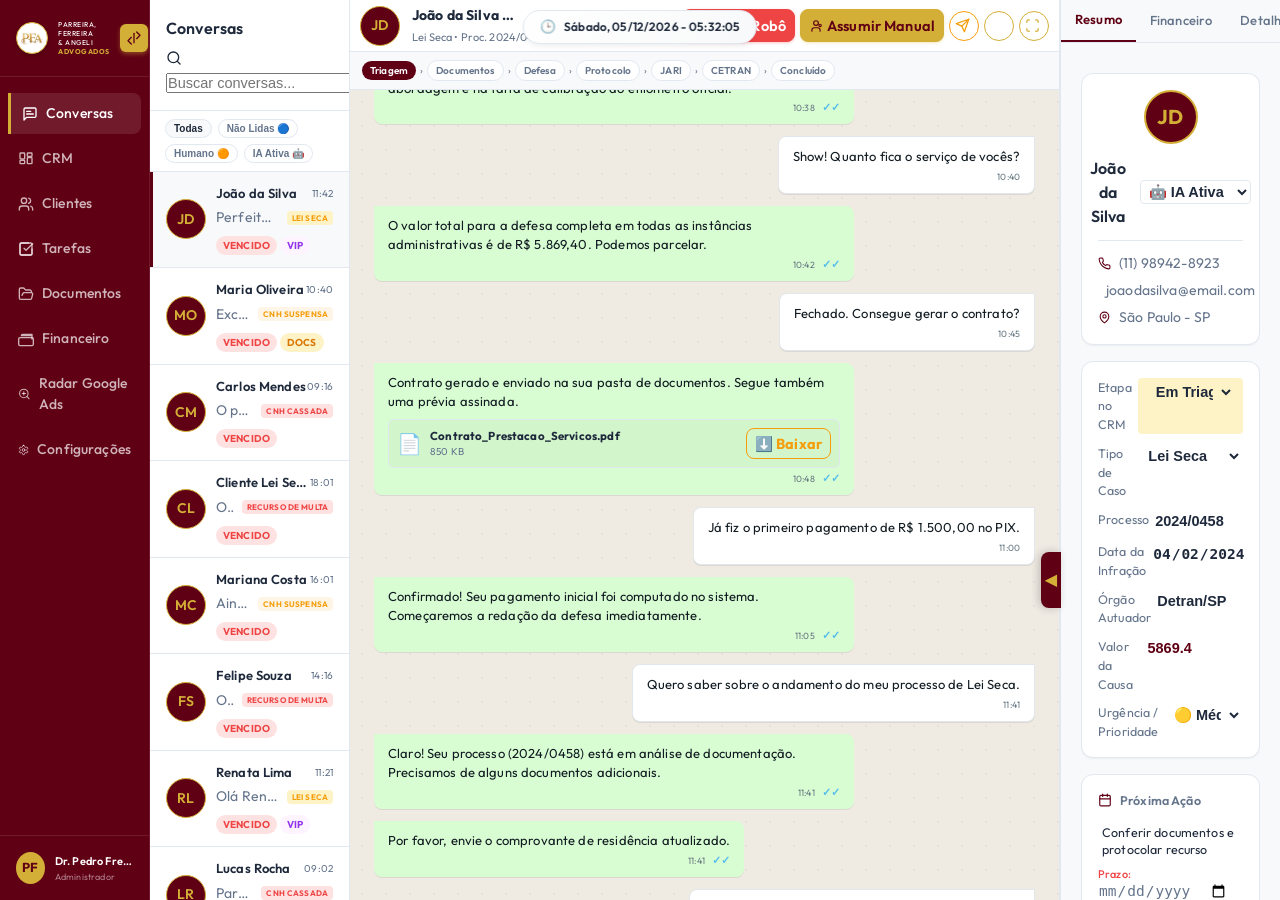
<file: index.html>
<!DOCTYPE html>
<html lang="pt-BR">
<head>
  <meta charset="UTF-8">
  <meta name="viewport" content="width=device-width, initial-scale=1.0">
  <title>PFA Advogados - Painel de Controle IA & CRM</title>
  <!-- Google Fonts - Outfit -->
  <link rel="preconnect" href="https://fonts.googleapis.com">
  <link rel="preconnect" href="https://fonts.gstatic.com" crossorigin>
  <link href="https://fonts.googleapis.com/css2?family=Outfit:wght@300;400;500;600;700&display=swap" rel="stylesheet">
  <!-- Stylesheet -->
  <link rel="stylesheet" href="style.css">
</head>
<body>


  <!-- Banner de Urgência Global -->
  <div id="urgency-banner" style="display:none; background: linear-gradient(90deg, #7f1d1d, var(--red-primary)); color:#fff; padding:8px 20px; font-size:13px; font-weight:700; text-align:center; position:fixed; top:0; left:0; right:0; z-index:2000; animation: pulse-banner 2s ease-in-out infinite;">
    <span id="urgency-banner-text">⚠️ ATENÇÃO: Há prazos críticos vencendo hoje!</span>
    <button onclick="document.getElementById('urgency-banner').style.display='none'; document.querySelector('.app-container').style.height='100vh'; document.querySelector('.app-container').style.marginTop='0';" style="background:none;border:none;color:#fff;cursor:pointer;margin-left:12px;font-size:16px;">×</button>
  </div>

  <!-- Relógio Global em Tempo Real -->
  <div id="global-realtime-clock" style="position: fixed; top: 10px; left: 50%; transform: translateX(-50%); z-index: 10002; background: linear-gradient(135deg, var(--bg-secondary), var(--bg-tertiary)); border: 1px solid var(--border-color); border-radius: 20px; padding: 6px 16px; font-size: 12px; font-weight: 600; color: var(--text-primary); display: flex; align-items: center; gap: 8px; box-shadow: var(--shadow-md); white-space: nowrap; backdrop-filter: blur(8px); transition: all 0.3s ease;">
    <span style="color: var(--brand-primary); font-size:13px;">🕒</span>
    <span id="global-clock-content">Carregando...</span>
  </div>

  <div class="app-container">
    
    <!-- ==========================================
         COLUNA GLOBAL - SIDEBAR DE NAVEGAÇÃO (Bordô)
         ========================================== -->
    <div class="global-sidebar">
      <div class="sidebar-top">
        <!-- Logo PFA -->
        <div class="sidebar-logo" style="position: relative; width: 100%; display: flex; align-items: center; gap: 10px;">
          <div class="sidebar-logo-badge">
            <img src="logo-pfa.png" alt="PFA Logo" class="sidebar-logo-img">
          </div>
          <div class="sidebar-logo-text">
            Parreira, Ferreira<br>& Angeli <span style="color: var(--gold-primary); font-weight:700;">Advogados</span>
          </div>
          <!-- Toggle Sidebar Button -->
          <button id="btn-toggle-sidebar" style="background:none; border:none; color:var(--gold-primary); cursor:pointer; margin-left:auto; display:flex; align-items:center; justify-content:center; padding: 4px;" title="Recolher / Expandir Menu">
            <svg xmlns="http://www.w3.org/2000/svg" width="16" height="16" viewBox="0 0 24 24" fill="none" stroke="currentColor" stroke-width="2" stroke-linecap="round" stroke-linejoin="round" class="lucide lucide-chevrons-left-right"><path d="m16 3 5 5-5 5"/><path d="m8 21-5-5 5-5"/><path d="M12 5v14"/></svg>
          </button>
        </div>
        
        <!-- Menu Itemês -->
        <ul class="sidebar-menu">
          <li class="sidebar-item active" data-screen="conversas" data-label="Conversas">
            <svg xmlns="http://www.w3.org/2000/svg" width="24" height="24" viewBox="0 0 24 24" fill="none" stroke="currentColor" stroke-width="2" stroke-linecap="round" stroke-linejoin="round" class="lucide lucide-message-square-text"><path d="M21 15a2 2 0 0 1-2 2H7l-4 4V5a2 2 0 0 1 2-2h14a2 2 0 0 1 2 2z"/><path d="M13 8H7"/><path d="M17 12H7"/></svg>
            <span>Conversas</span>
          </li>
          <li class="sidebar-item" data-screen="crm" data-label="CRM">
            <svg xmlns="http://www.w3.org/2000/svg" width="24" height="24" viewBox="0 0 24 24" fill="none" stroke="currentColor" stroke-width="2" stroke-linecap="round" stroke-linejoin="round" class="lucide lucide-layout-dashboard"><rect width="7" height="9" x="3" y="3" rx="1"/><rect width="7" height="5" x="14" y="3" rx="1"/><rect width="7" height="9" x="14" y="10" rx="1"/><rect width="7" height="5" x="3" y="14" rx="1"/></svg>
            <span>CRM</span>
          </li>
          <li class="sidebar-item" data-screen="clientes" data-label="Clientes">
            <svg xmlns="http://www.w3.org/2000/svg" width="24" height="24" viewBox="0 0 24 24" fill="none" stroke="currentColor" stroke-width="2" stroke-linecap="round" stroke-linejoin="round" class="lucide lucide-users"><path d="M16 21v-2a4 4 0 0 0-4-4H6a4 4 0 0 0-4 4v2"/><circle cx="9" cy="7" r="4"/><path d="M22 21v-2a4 4 0 0 0-3-3.87"/><path d="M16 3.13a4 4 0 0 1 0 7.75"/></svg>
            <span>Clientes</span>
          </li>
          <li class="sidebar-item" data-screen="tarefas" data-label="Tarefas">
            <svg xmlns="http://www.w3.org/2000/svg" width="24" height="24" viewBox="0 0 24 24" fill="none" stroke="currentColor" stroke-width="2" stroke-linecap="round" stroke-linejoin="round" class="lucide lucide-check-square"><rect width="18" height="18" x="3" y="3" rx="2"/><path d="m9 11 3 3L22 4"/><path d="M21 12v7a2 2 0 0 1-2 2H5a2 2 0 0 1-2-2V5a2 2 0 0 1 2-2h11"/></svg>
            <span>Tarefas</span>
          </li>
          <li class="sidebar-item" data-screen="documentos" data-label="Documentos">
            <svg xmlns="http://www.w3.org/2000/svg" width="24" height="24" viewBox="0 0 24 24" fill="none" stroke="currentColor" stroke-width="2" stroke-linecap="round" stroke-linejoin="round" class="lucide lucide-folder-open"><path d="m6 14 1.45-2.9A2 2 0 0 1 9.24 10H20a2 2 0 0 1 1.94 2.5l-1.55 6a2 2 0 0 1-1.94 1.5H4a2 2 0 0 1-2-2V5c0-1.1.9-2 2-2h3.93a2 2 0 0 1 1.66.9l.82 1.2a2 2 0 0 0 1.66.9H18a2 2 0 0 1 2 2v2"/></svg>
            <span>Documentos</span>
          </li>
          <li class="sidebar-item" data-screen="financeiro" data-label="Financeiro">
            <svg xmlns="http://www.w3.org/2000/svg" width="24" height="24" viewBox="0 0 24 24" fill="none" stroke="currentColor" stroke-width="2" stroke-linecap="round" stroke-linejoin="round" class="lucide lucide-wallet"><path d="M21 12V7H5a2 2 0 0 1 2-2h14v4"/><path d="M3 10h18a2 2 0 0 1 2 2v8a2 2 0 0 1-2 2H3a2 2 0 0 1-2-2v-8a2 2 0 0 1 2-2z"/></svg>
            <span>Financeiro</span>
          </li>
          <li class="sidebar-item" data-screen="radar" data-label="Radar Google Ads">
            <svg xmlns="http://www.w3.org/2000/svg" width="24" height="24" viewBox="0 0 24 24" fill="none" stroke="currentColor" stroke-width="2" stroke-linecap="round" stroke-linejoin="round" aria-hidden="true"><circle cx="11" cy="11" r="8"/><path d="m21 21-4.3-4.3"/><path d="M8 11h6"/><path d="M11 8v6"/></svg>
            <span>Radar Google Ads</span>
          </li>
          <li class="sidebar-item" data-screen="configuracoes" data-label="Configurações">
            <svg xmlns="http://www.w3.org/2000/svg" width="24" height="24" viewBox="0 0 24 24" fill="none" stroke="currentColor" stroke-width="2" stroke-linecap="round" stroke-linejoin="round" class="lucide lucide-settings"><path d="M12.22 2h-.44a2 2 0 0 0-2 2v.18a2 2 0 0 1-1 1.73l-.43.25a2 2 0 0 1-2 0l-.15-.08a2 2 0 0 0-2.73.73l-.22.38a2 2 0 0 0 .73 2.73l.15.1a2 2 0 0 1 1 1.72v.51a2 2 0 0 1-1 1.74l-.15.09a2 2 0 0 0-.73 2.73l.22.38a2 2 0 0 0 2.73.73l.15-.08a2 2 0 0 1 2 0l.43.25a2 2 0 0 1 1 1.73V20a2 2 0 0 0 2 2h.44a2 2 0 0 0 2-2v-.18a2 2 0 0 1 1-1.73l.43-.25a2 2 0 0 1 2 0l.15.08a2 2 0 0 0 2.73-.73l.22-.39a2 2 0 0 0-.73-2.73l-.15-.08a2 2 0 0 1-1-1.74v-.5a2 2 0 0 1 1-1.74l.15-.1a2 2 0 0 0 .73-2.73l-.22-.38a2 2 0 0 0-2.73-.73l-.15.08a2 2 0 0 1-2 0l-.43-.25a2 2 0 0 1-1-1.73V4a2 2 0 0 0-2-2z"/><circle cx="12" cy="12" r="3"/></svg>
            <span>Configurações</span>
          </li>
        </ul>
      </div>
      
      <!-- Footer Profile -->
      <div class="sidebar-profile">
        <div class="sidebar-profile-avatar">PF</div>
        <div class="sidebar-profile-info">
          <span class="sidebar-profile-name">Dr. Pedro Freitas</span>
          <span class="sidebar-profile-role">Administrador</span>
        </div>
      </div>
    </div>

    <!-- ==========================================
         ÁREA PRINCIPAL DE CONTEÚDO (Múltiplas Telas)
         ========================================== -->
    <div class="main-content-panel" id="main-content-panel">
      
      <!-- ==========================================
           TELA 1: CONVERSAS (Chat & CRM)
           ========================================== -->
      <div class="screen-panel active" id="screen-conversas">
        <!-- Sub-coluna 1: Lista de Chats -->
        <div class="chat-list-col">
          <div class="chat-list-header">
            <h3>Conversas</h3>
            <div class="search-box">
              <svg xmlns="http://www.w3.org/2000/svg" width="16" height="16" viewBox="0 0 24 24" fill="none" stroke="currentColor" stroke-width="2" stroke-linecap="round" stroke-linejoin="round" class="lucide lucide-search"><circle cx="11" cy="11" r="8"/><path d="m21 21-4.3-4.3"/></svg>
              <input type="text" placeholder="Buscar conversas..." id="search-conversations">
            </div>
          </div>
          
          <div class="chat-filters" style="display:flex; flex-wrap:wrap; gap:6px; padding:8px 15px; background:var(--bg-secondary); border-bottom:1px solid var(--border-color);">
            <button class="chat-filter-btn active" data-filter="all" onclick="filterChatsByStatus('all', this)" style="font-size:10px; font-weight:700; border-radius:12px; border:1px solid var(--border-color); background:var(--bg-tertiary); color:var(--text-primary); padding:3px 8px; cursor:pointer; white-space:nowrap; transition:all 0.2s;">Todas</button>
            <button class="chat-filter-btn" data-filter="unread" onclick="filterChatsByStatus('unread', this)" style="font-size:10px; font-weight:700; border-radius:12px; border:1px solid var(--border-color); background:var(--bg-secondary); color:var(--text-secondary); padding:3px 8px; cursor:pointer; white-space:nowrap; transition:all 0.2s;">Não Lidas 🔵</button>
            <button class="chat-filter-btn" data-filter="manual" onclick="filterChatsByStatus('manual', this)" style="font-size:10px; font-weight:700; border-radius:12px; border:1px solid var(--border-color); background:var(--bg-secondary); color:var(--text-secondary); padding:3px 8px; cursor:pointer; white-space:nowrap; transition:all 0.2s;">Humano 🟠</button>
            <button class="chat-filter-btn" data-filter="bot" onclick="filterChatsByStatus('bot', this)" style="font-size:10px; font-weight:700; border-radius:12px; border:1px solid var(--border-color); background:var(--bg-secondary); color:var(--text-secondary); padding:3px 8px; cursor:pointer; white-space:nowrap; transition:all 0.2s;">IA Ativa 🤖</button>
          </div>
          
          <div class="chat-list" id="chat-list">
            <!-- Dinâmico pelo app.js -->
          </div>
          
          <div class="chat-list-footer">
            <span>Conversas Ativas</span>
            <span class="unread-count" id="unread-conversations-count">4</span>
          </div>
        </div>

        <!-- Sub-coluna 2: Chat & Abas -->
        <div class="center-col">
          <div class="center-header">
            <div class="header-user-info">
              <div class="avatar" id="header-avatar">JS</div>
              <div class="header-user-text">
                <h3 id="header-name">João da Silva</h3>
                <span class="header-user-sub" id="header-sub">Lei Seca . Proc. 2024/0458</span>
              </div>
            </div>
            
            <div class="header-actions">
              <button class="btn btn-danger" id="btn-parar-robo">
                <svg xmlns="http://www.w3.org/2000/svg" width="14" height="14" viewBox="0 0 24 24" fill="none" stroke="currentColor" stroke-width="2" stroke-linecap="round" stroke-linejoin="round" class="lucide lucide-power"><path d="M12 2v10"/><path d="M18.4 6.6a9 9 0 1 1-12.77.04"/></svg>
                Parar Robô
              </button>
              
              <button class="btn btn-outline-yellow" id="btn-retomar-robo" style="display: none;">
                <svg xmlns="http://www.w3.org/2000/svg" width="14" height="14" viewBox="0 0 24 24" fill="none" stroke="currentColor" stroke-width="2" stroke-linecap="round" stroke-linejoin="round" class="lucide lucide-play"><polygon points="6 3 20 12 6 21 6 3"/></svg>
                Retomar Robô
              </button>
              
              <button class="btn btn-yellow" id="btn-assumir-manual">
                <svg xmlns="http://www.w3.org/2000/svg" width="14" height="14" viewBox="0 0 24 24" fill="none" stroke="currentColor" stroke-width="2" stroke-linecap="round" stroke-linejoin="round" class="lucide lucide-user-cog"><path d="M19 21v-2a4 4 0 0 0-4-4H9a4 4 0 0 0-4 4v2"/><circle cx="12" cy="7" r="4"/><circle cx="19" cy="11" r="2"/></svg>
                Assumir Manual
              </button>
              
              <button class="btn btn-outline-orange">
                <svg xmlns="http://www.w3.org/2000/svg" width="14" height="14" viewBox="0 0 24 24" fill="none" stroke="currentColor" stroke-width="2" stroke-linecap="round" stroke-linejoin="round" class="lucide lucide-send"><path d="m22 2-7 20-4-9-9-4Z"/><path d="M22 2 11 13"/></svg>
                Enviar Modelo
              </button>
              
              <button class="btn btn-outline-yellow" onclick="openDetailedClientModal(getCurrentLead().id)">
                📂 Ficha Completa
              </button>
              
              <button class="btn btn-outline-yellow" id="btn-maximize-chat" onclick="toggleRightCol()" title="Ocultar/Exibir Painel Lateral">
                <svg xmlns="http://www.w3.org/2000/svg" width="14" height="14" viewBox="0 0 24 24" fill="none" stroke="currentColor" stroke-width="2" stroke-linecap="round" stroke-linejoin="round"><path d="M3 7V5a2 2 0 0 1 2-2h2"/><path d="M17 3h2a2 2 0 0 1 2 2v2"/><path d="M21 17v2a2 2 0 0 1-2 2h-2"/><path d="M7 21H5a2 2 0 0 1-2-2v-2"/></svg>
                <span id="btn-foco-text">Ocultar Ficha</span>
              </button>
            </div>
          </div>

          <!-- Barra de Progresso do Caso -->
          <div class="case-progress-bar" id="case-progress-bar">
            <!-- Renderizado pelo app.js -->
          </div>

          <div class="chat-history" id="chat-history">
            <!-- Dinâmico pelo app.js -->
          </div>

          <div class="center-bottom-panel collapsed">
            <div class="panel-tabs" id="bottom-tabs">
              <div class="panel-tab active" data-tab="documentos">Documentos</div>
              <div class="panel-tab" data-tab="notas">Follow-up</div>
              <div class="panel-tab" data-tab="atividades">Atividades</div>
              <div class="panel-tab" data-tab="historico">Histórico</div>
              <div class="panel-tab" data-tab="automacoes">Automações</div>
              
              <!-- Botão de Expandir/Recolher -->
              <div id="btn-toggle-bottom-panel" title="Ver Documentos e Notas do Caso">
                <span id="text-toggle-bottom-panel">Ver Documentos ➔</span>
                <svg xmlns="http://www.w3.org/2000/svg" width="14" height="14" viewBox="0 0 24 24" fill="none" stroke="currentColor" stroke-width="2" stroke-linecap="round" stroke-linejoin="round" class="lucide lucide-chevron-up" id="icon-toggle-bottom-panel"><path d="m18 15-6-6-6 6"/></svg>
              </div>
            </div>
            
            <div class="tab-content" id="tab-content" style="display: none; flex-direction:column; overflow-y:auto; flex:1;">
              <!-- Documentos renderizados dinamicamente pelo app.js -->
            </div>
          </div>

          <!-- Chat Input Area with Persona Selector -->
          <div class="chat-input-outer" style="display:flex; flex-direction:column; background:var(--bg-tertiary); border-top:1px solid var(--border-color);">
            <!-- Seletor de Personas -->
            <div id="persona-selector" style="display:flex; gap:6px; padding:6px 16px; background:var(--bg-secondary); border-bottom:1px solid var(--border-color); align-items:center; flex-wrap:wrap;">
              <span style="font-size:10px; font-weight:700; color:var(--text-secondary); text-transform:uppercase;">Persona da IA:</span>
              <button class="persona-pill active" data-persona="atendimento" onclick="setPersona('atendimento')">👤 Atendimento</button>
              <button class="persona-pill" data-persona="financeiro" onclick="setPersona('financeiro')">💰 Financeiro</button>
              <button class="persona-pill" data-persona="juridico" onclick="setPersona('juridico')">⚖️ Jurídico</button>
              <button class="persona-pill" data-persona="copiloto" onclick="setPersona('copiloto')">🧠 Copiloto</button>
            </div>
            
            <div class="chat-input-container" style="border-top:none;">
              <button id="attachment-btn">
                <svg xmlns="http://www.w3.org/2000/svg" width="18" height="18" viewBox="0 0 24 24" fill="none" stroke="currentColor" stroke-width="2" stroke-linecap="round" stroke-linejoin="round" class="lucide lucide-paperclip"><path d="m21.44 11.05-9.19 9.19a6 6 0 0 1-8.49-8.49l8.57-8.57A4 4 0 1 1 18 8.84l-8.59 8.57a2 2 0 0 1-2.83-2.83l8.49-8.48"/></svg>
              </button>
              <input type="text" placeholder="Digite uma mensagem..." id="message-input">
              <button id="audio-btn">
                <svg xmlns="http://www.w3.org/2000/svg" width="18" height="18" viewBox="0 0 24 24" fill="none" stroke="currentColor" stroke-width="2" stroke-linecap="round" stroke-linejoin="round" class="lucide lucide-mic"><path d="M12 2a3 3 0 0 0-3 3v7a3 3 0 0 0 6 0V5a3 3 0 0 0-3-3Z"/><path d="M19 10v2a7 7 0 0 1-14 0v-2"/><line x1="12" x2="12" y1="19" y2="22"/></svg>
              </button>
              <button id="send-btn">
                <svg xmlns="http://www.w3.org/2000/svg" width="18" height="18" viewBox="0 0 24 24" fill="none" stroke="currentColor" stroke-width="2" stroke-linecap="round" stroke-linejoin="round" class="lucide lucide-send-horizontal"><path d="m22 2-7 20-4-9-9-4Z"/><path d="M22 2 11 13"/></svg>
              </button>
            </div>
          </div>
        </div>

        <!-- Sub-coluna 3: Sidebar CRM Rápido -->
        <div class="right-col" id="right-col-panel">
          <!-- Botão toggle retrátil -->
          <button class="right-col-toggle-btn" id="right-col-toggle-btn" onclick="toggleRightCol()" title="Recolher painel">◀</button>
          <div class="right-header-tabs" style="display:flex; align-items:center; width:100%;">
            <div class="right-tab active" data-rtab="resumo">Resumo</div>
            <div class="right-tab" data-rtab="financeiro">Financeiro</div>
            <div class="right-tab" data-rtab="detalhes">Detalhes</div>
            <span onclick="navigateToScreen('crm')" style="color:var(--orange-primary); font-size:11px; font-weight:700; cursor:pointer; margin-left:auto; margin-right:8px;" title="Ir para o CRM completo">CRM ⮕</span>
            <button onclick="toggleRightCol()" style="background:none; border:none; color:var(--text-secondary); cursor:pointer; font-size:14px; font-weight:700; display:flex; align-items:center; padding: 4px; transition: color 0.15s;" onmouseover="this.style.color='var(--brand-primary)'" onmouseout="this.style.color='var(--text-secondary)'" title="Minimizar Ficha">✕</button>
          </div>
          
          <div class="right-col-scrollable">
            <!-- ABA RESUMO -->
            <div class="rtab-content active" id="rtab-content-resumo">
            <div class="profile-card">
              <div class="profile-avatar" id="profile-avatar">JS</div>
              <div class="profile-info">
                <h3 id="profile-name">João da Silva <span class="status-indicator">Ativo</span></h3>
              </div>
              <div class="profile-contact">
                <div class="profile-contact-item">
                  <svg xmlns="http://www.w3.org/2000/svg" width="14" height="14" viewBox="0 0 24 24" fill="none" stroke="currentColor" stroke-width="2" stroke-linecap="round" stroke-linejoin="round"><path d="M22 16.92v3a2 2 0 0 1-2.18 2 19.79 19.79 0 0 1-8.63-3.07 19.5 19.5 0 0 1-6-6 19.79 19.79 0 0 1-3.07-8.67A2 2 0 0 1 4.11 2h3a2 2 0 0 1 2 1.72 12.84 12.84 0 0 0 .7 2.81 2 2 0 0 1-.45 2.11L8.09 9.91a16 16 0 0 0 6 6l1.27-1.27a2 2 0 0 1 2.11-.45 12.84 12.84 0 0 0 2.81.7A2 2 0 0 1 22 16.92z"/></svg>
                  <span id="profile-phone">(11) 98942-8923</span>
                </div>
                <div class="profile-contact-item">
                  <svg xmlns="http://www.w3.org/2000/svg" width="14" height="14" viewBox="0 0 24 24" fill="none" stroke="currentColor" stroke-width="2" stroke-linecap="round" stroke-linejoin="round"><rect width="20" height="16" x="2" y="4" rx="2"/><path d="m22 7-8.97 5.7a1.94 1.94 0 0 1-2.06 0L2 7"/></svg>
                  <span id="profile-email">joao@email.com</span>
                </div>
                <div class="profile-contact-item">
                  <svg xmlns="http://www.w3.org/2000/svg" width="14" height="14" viewBox="0 0 24 24" fill="none" stroke="currentColor" stroke-width="2" stroke-linecap="round" stroke-linejoin="round"><path d="M20 10c0 6-8 12-8 12s-8-6-8-12a8 8 0 0 1 16 0Z"/><circle cx="12" cy="10" r="3"/></svg>
                  <span id="profile-location">São Paulo - SP</span>
                </div>
              </div>
            </div>

            <div class="crm-details-list">
              <div class="crm-item">
                <span class="crm-label">Etapa no CRM</span>
                <span class="crm-val badge" id="crm-etapa">Em Triagem</span>
              </div>
              <div class="crm-item">
                <span class="crm-label">Tipo de Caso</span>
                <span class="crm-val" id="crm-tipo-caso">Lei Seca</span>
              </div>
              <div class="crm-item">
                <span class="crm-label">Processo</span>
                <span class="crm-val" id="crm-processo">2024/0458</span>
              </div>
              <div class="crm-item">
                <span class="crm-label">Data da Infração</span>
                <span class="crm-val" id="crm-data-infra">02/04/2024</span>
              </div>
              <div class="crm-item">
                <span class="crm-label">Órgão Autuador</span>
                <span class="crm-val" id="crm-autuador">Detran/SP</span>
              </div>
              <div class="crm-item">
                <span class="crm-label">Valor da Causa</span>
                <span class="crm-val" id="crm-valor-cause" style="color:var(--brand-primary); font-weight:600;">R$ 5.869,40</span>
              </div>
              <div class="crm-item">
                <span class="crm-label">Urgência / Prioridade</span>
                <span class="crm-val" id="crm-prioridade" style="font-weight:600;">Média</span>
              </div>
            </div>

            <!-- Próxima Ação & Agendar Follow-up -->
            <div class="action-box">
              <div class="action-header">
                <svg xmlns="http://www.w3.org/2000/svg" width="14" height="14" viewBox="0 0 24 24" fill="none" stroke="currentColor" stroke-width="2" stroke-linecap="round" stroke-linejoin="round" class="lucide lucide-calendar"><path d="M8 2v4"/><path d="M16 2v4"/><rect width="18" height="18" x="3" y="4" rx="2"/><path d="M3 10h18"/></svg>
                Próxima Ação
              </div>
              <div class="action-content">
                Conferir documentos e protocolar recurso.
                <div class="action-deadline">Prazo: 20/05/2024 17:00</div>
              </div>
              <div style="display: flex; gap: 8px;">
                <button class="btn btn-complete" style="flex:1;">Concluída</button>
                <button class="btn btn-outline-orange" id="btn-open-followup" style="padding: 8px 12px;" title="Agendar Mensagem / Follow-up">
                  <svg xmlns="http://www.w3.org/2000/svg" width="14" height="14" viewBox="0 0 24 24" fill="none" stroke="currentColor" stroke-width="2" stroke-linecap="round" stroke-linejoin="round" class="lucide lucide-clock-arrow-up"><path d="M12 22A10 10 0 1 0 2 12"/><path d="M12 6v6l2 1"/><path d="m16 16 3-3 3 3"/><path d="M19 21v-8"/></svg>
                  Agendar
                </button>
              </div>
            </div>

            <!-- Anotações do Advogado (Uso Interno) -->
            <div class="notes-sidebar-box" style="margin-top: 15px; border-top: 1px solid var(--border-color); padding-top: 15px;">
              <div style="font-size: 11.5px; font-weight: 700; color: var(--text-secondary); margin-bottom: 6px; text-transform: uppercase; display: flex; justify-content: space-between; align-items: center;">
                <span>📋 Anotações do Advogado</span>
                <button id="btn-save-notes-sidebar" class="btn" style="padding: 2px 6px; font-size: 10px; background: var(--brand-primary); color: #fff; border: none; border-radius: 4px; cursor: pointer; font-weight: bold;">Salvar</button>
              </div>
              <textarea id="sidebar-client-notes" placeholder="Adicionar notas internas sobre o caso..." style="width: 100%; height: 80px; border: 1px solid var(--border-color); border-radius: 6px; background: var(--bg-tertiary); color: var(--text-primary); font-size: 12px; padding: 8px; resize: none; font-family: inherit; outline: none;"></textarea>
            </div>
          </div>

          <!-- ABA FINANCEIRO -->
          <div class="rtab-content" id="rtab-content-financeiro">
            <div class="rtab-section-title">
              <svg xmlns="http://www.w3.org/2000/svg" width="14" height="14" viewBox="0 0 24 24" fill="none" stroke="currentColor" stroke-width="2" stroke-linecap="round" stroke-linejoin="round" class="lucide lucide-wallet"><path d="M21 12V7H5a2 2 0 0 1 2-2h14v4"/><path d="M3 10h18a2 2 0 0 1 2 2v8a2 2 0 0 1-2 2H3a2 2 0 0 1-2-2v-8a2 2 0 0 1 2-2z"/></svg>
              Financeiro do Caso
            </div>
            
            <div class="finance-box" style="background:var(--bg-secondary); border:1px solid var(--border-color); border-radius:12px; padding:15px; margin-bottom:15px; box-shadow:var(--shadow-sm);">
              <div class="form-group" style="margin-bottom:12px;">
                <label style="font-size:11px; font-weight:700; color:var(--text-secondary); text-transform:uppercase;">Honorários Totais (R$)</label>
                <input type="number" id="fin-honorarios" step="0.01" style="width:100%; padding:8px; border-radius:6px; border:1px solid var(--border-color); background:var(--bg-tertiary); color:var(--text-primary);" oninput="calculateFinanceRightSidebar()">
              </div>
              <div class="form-group" style="margin-bottom:12px;">
                <label style="font-size:11px; font-weight:700; color:var(--text-secondary); text-transform:uppercase;">Valor Pago (R$)</label>
                <input type="number" id="fin-pago" step="0.01" style="width:100%; padding:8px; border-radius:6px; border:1px solid var(--border-color); background:var(--bg-tertiary); color:var(--text-primary);" oninput="calculateFinanceRightSidebar()">
              </div>
              <div class="form-group" style="margin-bottom:12px;">
                <label style="font-size:11px; font-weight:700; color:var(--text-secondary); text-transform:uppercase;">Valor Restante (R$)</label>
                <input type="number" id="fin-restante" style="width:100%; padding:8px; border-radius:6px; border:1px solid var(--border-color); background:var(--bg-tertiary); color:var(--text-primary); cursor:not-allowed;" readonly>
              </div>
              <div class="form-group" style="margin-bottom:12px;">
                <label style="font-size:11px; font-weight:700; color:var(--text-secondary); text-transform:uppercase;">Prazo Limite de Pagamento</label>
                <input type="date" id="fin-data-pagamento" style="width:100%; padding:8px; border-radius:6px; border:1px solid var(--border-color); background:var(--bg-tertiary); color:var(--text-primary);">
              </div>
              <div class="form-group" style="margin-bottom:12px;">
                <label style="font-size:11px; font-weight:700; color:var(--text-secondary); text-transform:uppercase;">Status do Pagamento</label>
                <select id="fin-status" style="width:100%; padding:8px; border-radius:6px; border:1px solid var(--border-color); background:var(--bg-tertiary); color:var(--text-primary);">
                  <option value="pendente">Pendente ⚠️</option>
                  <option value="parcial">Parcial ⚠️</option>
                  <option value="pago">Pago Total ⚠️</option>
                </select>
              </div>
              <button class="btn btn-yellow" style="width:100%; margin-top:6px; padding:10px; font-weight:700;" onclick="saveFinanceRightSidebar()">💾 Salvar Financeiro</button>
              <button class="btn btn-outline-orange" style="width:100%; margin-top:10px; padding:10px; font-weight:700;" onclick="navigateToScreen('financeiro')">📊 Financeiro Geral ⮕</button>
            </div>
          </div>

          <!-- ABA DETALHES -->
          <div class="rtab-content" id="rtab-content-detalhes">
            <div class="rtab-section-title">
              <svg xmlns="http://www.w3.org/2000/svg" width="14" height="14" viewBox="0 0 24 24" fill="none" stroke="currentColor" stroke-width="2" stroke-linecap="round" stroke-linejoin="round"><path d="M12 8V4H8"/><rect width="16" height="12" x="4" y="8" rx="2"/><path d="M2 14h2"/><path d="M20 14h2"/><path d="M15 13v2"/><path d="M9 13v2"/></svg>
              Automação / IA
            </div>
            <div class="automation-box">
              <div class="automation-details">
                <div class="automation-status-row">
                  <svg xmlns="http://www.w3.org/2000/svg" width="14" height="14" viewBox="0 0 24 24" fill="none" stroke="currentColor" stroke-width="2" stroke-linecap="round" stroke-linejoin="round" class="lucide lucide-bot"><path d="M12 8V4H8"/><rect width="16" height="12" x="4" y="8" rx="2"/><path d="M2 14h2"/><path d="M20 14h2"/><path d="M15 13v2"/><path d="M9 13v2"/></svg>
                  <span>Robô ativo</span>
                </div>
                <span>Taxa de resolução: 87%</span>
              </div>
            </div>

            <div class="rtab-section-title" style="margin-top:16px;">
              <svg xmlns="http://www.w3.org/2000/svg" width="14" height="14" viewBox="0 0 24 24" fill="none" stroke="currentColor" stroke-width="2" stroke-linecap="round" stroke-linejoin="round"><path d="M12 22c5.523 0 10-4.477 10-10S17.523 2 12 2 2 6.477 2 12s4.477 10 10 10z"/><path d="m9 12 2 2 4-4"/></svg>
              Prompt Customizado do Lead
            </div>
            <div class="prompt-editor-box">
              <textarea id="prompt-textarea" placeholder="Instruções personalizadas da IA..."></textarea>
              <button class="btn-save-prompt" id="btn-save-prompt">Salvar Prompt</button>
            </div>
          </div>
          </div> <!-- Close right-col-scrollable -->
        </div>
        <!-- FAB flutuante para re-expandir o painel direito -->
        <button class="right-col-expand-fab" id="right-col-expand-fab" onclick="toggleRightCol()" title="Expandir painel lateral">▶</button>
      </div>



      <!-- ==========================================
           TELA 2: CRM DASHBOARD COMPLETO
           ========================================== -->
      <div class="screen-panel" id="screen-crm">
        <div class="crm-main-area">
          <div class="crm-header-row">
            <div class="crm-title-group">
              <h2>CRM PFA Trânsito</h2>
              <p>Gestão de clientes, leads e casos</p>
            </div>
            <div class="crm-filter-bar">
              <select class="filter-select"><option>Todos os responsáveis</option></select>
              <select class="filter-select"><option>Todas as origens</option></select>
              <select class="filter-select"><option>Todos os tipos de caso</option></select>
              <button class="btn btn-danger btn-urgencia-maxima" onclick="toggleUrgenciaMaxima()" style="padding: 8px 12px; font-size: 11.5px; font-weight: 700; background: linear-gradient(90deg, #7f1d1d, #dc2626); border: none; color:#fff; display:inline-flex; align-items:center; gap:4px; margin-right:8px; cursor:pointer; border-radius:6px;">⚠️ Urgência Máxima</button>
              <button class="btn btn-yellow" id="btn-new-lead" style="padding: 8px 12px; font-size: 11.5px; font-weight: 700;">+ Novo Lead</button>
            </div>
          </div>
          
          <!-- Metricas -->
          <div class="stats-grid">
            <div class="stat-card">
              <div class="stat-header">Leads Totais <svg xmlns="http://www.w3.org/2000/svg" width="14" height="14" viewBox="0 0 24 24" fill="none" stroke="currentColor" stroke-width="2" stroke-linecap="round" stroke-linejoin="round"><path d="M16 21v-2a4 4 0 0 0-4-4H6a4 4 0 0 0-4 4v2"/><circle cx="9" cy="7" r="4"/><path d="M22 21v-2a4 4 0 0 0-3-3.87"/><path d="M16 3.13a4 4 0 0 1 0 7.75"/></svg></div>
              <div class="stat-val">192</div>
              <div class="stat-footer up">↑ 18% vs anterior</div>
            </div>
            <div class="stat-card">
              <div class="stat-header">Novos Leads <svg xmlns="http://www.w3.org/2000/svg" width="14" height="14" viewBox="0 0 24 24" fill="none" stroke="currentColor" stroke-width="2" stroke-linecap="round" stroke-linejoin="round"><path d="M16 21v-2a4 4 0 0 0-4-4H6a4 4 0 0 0-4 4v2"/><circle cx="9" cy="7" r="4"/><line x1="19" x2="19" y1="8" y2="14"/><line x1="16" x2="22" y1="11" y2="11"/></svg></div>
              <div class="stat-val">37</div>
              <div class="stat-footer up">↑ 12% este mês</div>
            </div>
            <div class="stat-card">
              <div class="stat-header">Em Atendimento <svg xmlns="http://www.w3.org/2000/svg" width="14" height="14" viewBox="0 0 24 24" fill="none" stroke="currentColor" stroke-width="2" stroke-linecap="round" stroke-linejoin="round"><path d="M22 16.92v3a2 2 0 0 1-2.18 2 19.79 19.79 0 0 1-8.63-3.07 19.5 19.5 0 0 1-6-6 19.79 19.79 0 0 1-3.07-8.67A2 2 0 0 1 4.11 2h3a2 2 0 0 1 2 1.72 12.84 12.84 0 0 0 .7 2.81 2 2 0 0 1-.45 2.11L8.09 9.91a16 16 0 0 0 6 6l1.27-1.27a2 2 0 0 1 2.11-.45 12.84 12.84 0 0 0 2.81.7A2 2 0 0 1 22 16.92z"/></svg></div>
              <div class="stat-val">84</div>
              <div class="stat-footer neutral">→ sem alteração</div>
            </div>
            <div class="stat-card">
              <div class="stat-header">Casos Ativos <svg xmlns="http://www.w3.org/2000/svg" width="14" height="14" viewBox="0 0 24 24" fill="none" stroke="currentColor" stroke-width="2" stroke-linecap="round" stroke-linejoin="round"><path d="M14 2H6a2 2 0 0 0-2 2v16a2 2 0 0 0 2 2h12a2 2 0 0 0 2-2V8z"/><path d="M14 2v6h6"/><path d="M16 13H8"/><path d="M16 17H8"/><path d="M10 9H8"/></svg></div>
              <div class="stat-val">62</div>
              <div class="stat-footer up">↑ 9% vs anterior</div>
            </div>
            <div class="stat-card">
              <div class="stat-header">Concluídos <svg xmlns="http://www.w3.org/2000/svg" width="14" height="14" viewBox="0 0 24 24" fill="none" stroke="currentColor" stroke-width="2" stroke-linecap="round" stroke-linejoin="round"><path d="M22 11.08V12a10 10 0 1 1-5.93-9.14"/><polyline points="22 4 12 14.01 9 11.01"/></svg></div>
              <div class="stat-val">48</div>
              <div class="stat-footer up">↑ 21% este mês</div>
            </div>
            <div class="stat-card">
              <div class="stat-header">Conversão <svg xmlns="http://www.w3.org/2000/svg" width="14" height="14" viewBox="0 0 24 24" fill="none" stroke="currentColor" stroke-width="2" stroke-linecap="round" stroke-linejoin="round"><path d="M3 3v18h18"/><path d="m19 9-5 5-4-4-3 3"/></svg></div>
              <div class="stat-val">32,1%</div>
              <div class="stat-footer up">↑ 5.4 p.p. este mês</div>
            </div>
          </div>

          <!-- Kanban Board Container integrado diretamente no CRM -->
          <div style="margin-top: 20px; background: var(--bg-secondary); border: 1px solid var(--border-color); border-radius: 12px; padding: 15px; box-shadow: var(--shadow-sm);">
            <div class="pipeline-header" style="margin-bottom: 12px; display:flex; justify-content:space-between; align-items:center;">
              <span style="font-weight:700; font-size:14px; color:var(--text-primary);">📋 Quadro Kanban do Funil (CRM)</span>
            </div>
            <div class="kanban-board-container" id="kanban-board-container" style="overflow-x:auto; padding-bottom:10px;">
              <!-- Montado dinamicamente no app.js -->
            </div>
          </div>

          <!-- Bottom widgets grid -->
          <div class="dashboard-bottom-grid">
            <!-- Recents -->
            <div class="dash-box">
              <div class="dash-box-header">Interações Recentes <a href="#" class="dash-box-link" onclick="navigateToScreen('clientes'); return false;">Ver todas</a></div>
              <div class="recent-activities-list">
                <div class="recent-activity-item"><div class="avatar">MO</div><div class="recent-activity-text"><strong>Maria Oliveira</strong> enviou documentos solicitados</div><div class="recent-activity-time">10:38</div></div>
                <div class="recent-activity-item"><div class="avatar">CM</div><div class="recent-activity-text"><strong>Carlos Mendes</strong> respondeu s dvidas iniciais</div><div class="recent-activity-time">09:15</div></div>
                <div class="recent-activity-item"><div class="avatar">LG</div><div class="recent-activity-text"><strong>Dr. Luis Gustavo</strong> atualizou o prompt do lead João da Silva</div><div class="recent-activity-time">Ontem</div></div>
              </div>
            </div>
            
            <!-- Tasks -->
            <div class="dash-box">
              <div class="dash-box-header">Tarefas Pendentes <a href="#" class="dash-box-link" onclick="navigateToScreen('tarefas'); return false;">Ver todas</a></div>
              <div class="tasks-list">
                <div class="task-item-row"><input type="checkbox"> <span>Conferir documentos de João da Silva</span></div>
                <div class="task-item-row"><input type="checkbox"> <span>Protocolar recurso de Maria Oliveira</span></div>
                <div class="task-item-row"><input type="checkbox"> <span>Validar CNH de Carlos Mendes</span></div>
              </div>
            </div>

            <!-- Equipe -->
            <div class="dash-box">
              <div class="dash-box-header">Equipe Responsável <a href="#" class="dash-box-link" onclick="navigateToScreen('tarefas'); return false;">Ver todas</a></div>
              <div class="team-list">
                <div class="team-member-item"><div class="avatar">LG</div><div class="team-member-info"><strong>Dr. Luis Gustavo Parreira</strong><div class="team-member-cases">28 casos ativos</div></div></div>
                <div class="team-member-item"><div class="avatar">SR</div><div class="team-member-info"><strong>Dr. Severton Roberto</strong><div class="team-member-cases">22 casos ativos</div></div></div>
                <div class="team-member-item"><div class="avatar">DA</div><div class="team-member-info"><strong>Dra. Deborah Angeli</strong><div class="team-member-cases">12 casos ativos</div></div></div>
              </div>
            </div>
          </div>

          <!-- Painel de Controle de Follow-up Automático -->
          <div class="crm-leads-section" style="margin-top: 20px;">
            <div class="crm-leads-header" style="padding: 12px 16px; background: var(--bg-secondary); border-bottom: 1px solid var(--border-color); display:flex; justify-content:space-between; align-items:center;">
              <h3 style="font-size: 13.5px; font-weight: 700; color: var(--text-primary); margin:0; display:flex; align-items:center; gap:6px;">⏰ Monitor de Follow-ups Automáticos (Robô)</h3>
              <span style="font-size: 11px; color: var(--text-secondary);">Agendados & Disparados recentemente</span>
            </div>
            <div class="crm-leads-table-wrapper" style="padding: 15px; background: var(--bg-secondary);">
              <div id="crm-followup-monitor-container" style="display: grid; grid-template-columns: 1fr 1fr; gap: 20px;">
                <!-- Preenchido dinamicamente por JS -->
              </div>
            </div>
          </div>
        </div>

        <!-- CRM Quick Sidebar Right -->
        <div class="right-col" id="crm-sidebar-container">
          <!-- Copied dynamically from conversations state -->
        </div>
      </div>

      <!-- ==========================================
           TELA: CLIENTES
           ========================================== -->
      <div class="screen-panel" id="screen-clientes">
        <div class="crm-main-area">
          <div class="crm-header-row">
            <div class="crm-title-group">
              <h2>Base de Clientes & Leads</h2>
              <p>Gerenciamento completo e edição cadastral</p>
            </div>
            <div class="crm-filter-bar">
              <button class="btn btn-danger btn-urgencia-maxima" onclick="toggleUrgenciaMaxima()" style="padding: 8px 12px; font-size: 11.5px; font-weight: 700; background: linear-gradient(90deg, #7f1d1d, #dc2626); border: none; color:#fff; display:inline-flex; align-items:center; gap:4px; margin-right:8px; cursor:pointer; border-radius:6px;">⚠️ Urgência Máxima</button>
              <button class="btn btn-yellow" id="btn-new-lead-clientes" onclick="openEditLeadModal(null)" style="padding: 8px 12px; font-size: 11.5px; font-weight: 700;">+ Novo Lead</button>
            </div>
          </div>

          <div class="crm-leads-section">
            <div class="crm-leads-header">
              <h3>⚠️ Lista de Clientes</h3>
              <div class="crm-leads-search">
                <svg xmlns="http://www.w3.org/2000/svg" width="14" height="14" viewBox="0 0 24 24" fill="none" stroke="currentColor" stroke-width="2" stroke-linecap="round" stroke-linejoin="round"><circle cx="11" cy="11" r="8"/><path d="m21 21-4.3-4.3"/></svg>
                <input type="text" id="crm-search-input" placeholder="Buscar por nome, processo ou tipo...">
              </div>
            </div>
            <div class="crm-leads-table-wrapper">
              <table class="crm-leads-table">
                <thead>
                  <tr>
                    <th>Nome / Telefone</th>
                    <th>Tipo de Caso</th>
                    <th>Etapa</th>
                    <th>Responsável</th>
                    <th>Valor</th>
                    <th>Ações</th>
                  </tr>
                </thead>
                <tbody id="crm-leads-table-body">
                  <!-- Populated dynamically by app.js -->
                </tbody>
              </table>
            </div>
          </div>
        </div>
      </div>

      <!-- ==========================================
           TELA: TAREFAS (Estilo Astrea)
           ========================================== -->
      <div class="screen-panel" id="screen-tarefas">
        <div class="crm-main-area">
          <div class="crm-header-row">
            <div class="crm-title-group">
              <h2>Controladoria de Tarefas (Astrea)</h2>
              <p>Gestão e alocação de prazos, petições e diligências internas</p>
            </div>
            <div class="crm-filter-bar">
              <select class="filter-select" id="task-filter-lawyer" onchange="filterInteractiveTasksScreen()">
                <option value="all">Todos os advogados</option>
                <option value="1">Dr. Luis Gustavo Parreira</option>
                <option value="2">Dr. Severton Roberto</option>
                <option value="3">Dra. Deborah Angeli</option>
              </select>
              <select class="filter-select" id="task-filter-status" onchange="filterInteractiveTasksScreen()">
                <option value="all">Todas as tarefas</option>
                <option value="pending">Pendentes</option>
                <option value="completed">Concluidas</option>
              </select>
              <select class="filter-select" id="task-filter-type" onchange="filterInteractiveTasksScreen()">
                <option value="all">Todos os Tipos</option>
                <option value="Audiência">⚖️ Audiência</option>
                <option value="Envio de Defesa">📄 Envio de Defesa</option>
                <option value="Petição">✏️ Petição</option>
                <option value="Contato">💬 Contato</option>
                <option value="Outro">⚙️ Outro</option>
              </select>
              <select class="filter-select" id="task-sort-by" onchange="filterInteractiveTasksScreen()">
                <option value="none">Ordenar por...</option>
                <option value="prazo">⚠️ Prazo</option>
                <option value="lawyer">⚠️ Responsável</option>
                <option value="priority">⚠️ Prioridade</option>
              </select>
              <button class="btn-calendar-highlight" id="btn-show-calendar" onclick="openCalendarModal()" style="margin-right:6px;">
                <svg xmlns="http://www.w3.org/2000/svg" width="14" height="14" viewBox="0 0 24 24" fill="none" stroke="currentColor" stroke-width="2" stroke-linecap="round" stroke-linejoin="round"><rect width="18" height="18" x="3" y="4" rx="2"/><path d="M16 2v4"/><path d="M3 10h18"/><path d="M8 2v4"/></svg>
                Visualizar Calendário
              </button>
              <button class="btn btn-yellow" id="btn-new-task-controladoria" onclick="openNewTaskForm()" style="padding: 8px 12px; font-size: 11.5px; font-weight: 700;">+ Nova Tarefa</button>
            </div>
          </div>

          <!-- Carga de Trabalho por Advogado -->
          <div id="workload-panel-container">
             <!-- Preenchido pelo app.js renderControladoriaTasks -->
          </div>

          <div class="crm-leads-section" style="margin-top: 10px;">
            <div class="crm-leads-header" style="display:flex; justify-content:space-between; align-items:center; padding: 0 16px; background: var(--bg-secondary); border-bottom: 1px solid var(--border-color);">
              <div style="display:flex; gap:10px; align-items:center;">
                <div class="panel-tab active" id="task-tab-pending" onclick="switchTaskTab('pending')" style="padding:12px 16px; font-weight:700; cursor:pointer; font-size:13px; position:relative;">Pendentes</div>
                <div class="panel-tab" id="task-tab-completed" onclick="switchTaskTab('completed')" style="padding:12px 16px; font-weight:700; cursor:pointer; font-size:13px; position:relative;">Concluidas</div>
              </div>
              <div id="task-tab-summary" style="font-size:11.5px; color:var(--text-secondary); padding-right:8px;"></div>
            </div>
            <div class="crm-leads-table-wrapper" style="padding: 12px; background: transparent; box-shadow: none; border: none;">
              <div id="controladoria-tasks-accordion-container">
                <!-- Populated dynamically by tasks.js -->
              </div>
            </div>
          </div>
        </div>
      </div>

      <!-- ==========================================
           TELA 3: GESTOR DE DOCUMENTOS
           ========================================== -->
      <div class="screen-panel" id="screen-documentos">
        <div class="docs-client-selector-header scale-control-center" style="background: var(--bg-secondary); padding: 16px 20px; border-bottom: 1px solid var(--border-color); display: flex; align-items: center; gap: 15px; border-radius: 12px 12px 0 0;">
          <label style="font-size: 11px; font-weight: 700; color: var(--text-secondary); text-transform: uppercase; letter-spacing: 0.5px; white-space: nowrap;">🔍 Buscar Motorista:</label>
          <div style="position: relative; flex: 1;">
            <input type="text" id="docs-client-search" placeholder="Digite Nome, Placa (ex: BRA-3Y29), CPF ou CNH..." autocomplete="off" style="width: 100%; padding: 8px 12px; border: 1px solid var(--border-color); border-radius: 8px; background: var(--bg-tertiary); color: var(--text-primary); font-size: 13px;">
            <div id="docs-client-autocomplete" class="autocomplete-dropdown" style="display: none; position: absolute; top: 100%; left: 0; right: 0; background: var(--bg-secondary); border: 1px solid var(--border-color); border-radius: 8px; z-index: 1000; max-height: 220px; overflow-y: auto; box-shadow: var(--shadow-lg); margin-top: 4px;"></div>
          </div>
          <span id="docs-filter-count" class="docs-filter-count">8 motoristas</span>
        </div>
        <div class="docs-manager-layout" style="border-radius: 0 0 12px 12px;">
          <!-- Pastas Esquerda -->
          <div class="docs-sidebar-left">
            <h3>Pastas</h3>
            <div class="docs-folder-list">
              <div class="docs-folder-item active" data-folder="pessoais">📁 01. Pessoais</div>
              <div class="docs-folder-item" data-folder="processo">📁 02. Processo</div>
              <div class="docs-folder-item" data-folder="comunicacoes">📁 03. Comunicações</div>
              <div class="docs-folder-item" data-folder="financeiro">📁 04. Financeiro</div>
              <div class="docs-folder-item" data-folder="andamento" style="border-left: 2px solid var(--orange-primary); background: rgba(220,100,0,0.05); font-weight: bold; margin-top: 10px;">🔗 Acompanhamento</div>
            </div>
            
            <div class="docs-client-list-section" style="margin-top: 20px; display:flex; flex-direction:column; gap:8px; max-height: 250px; overflow: hidden;">
              <h4 style="font-size: 11px; font-weight: 700; color: var(--text-secondary); text-transform: uppercase; letter-spacing: 0.5px; border-bottom:1px solid var(--border-color); padding-bottom:6px; margin:0;">👥 Selecionar Motorista</h4>
              <button class="btn btn-outline-yellow" style="width: 100%; font-size: 10.5px; padding: 6px 0; font-weight: 700; margin-bottom: 4px; display: inline-flex; align-items: center; justify-content: center; gap: 4px;" onclick="openDetailedClientModal(getCurrentLead().id)">
                📂 Abrir Ficha Completa
              </button>
              <div id="docs-sidebar-client-list" style="display:flex; flex-direction:column; gap:4px; overflow-y:auto; flex: 1; max-height: 200px; padding-right: 4px;">
                <!-- Preenchido pelo JS -->
              </div>
            </div>

            <div style="margin-top:auto; font-size:11px; color:var(--text-secondary);">
              Armazenamento: 3.2 GB de 10 GB
              <div class="usage-progress" style="margin:6px 0;"><div class="usage-progress-bar" style="width: 32%;"></div></div>
            </div>
          </div>

          <!-- Tabela Arquivos -->
          <div class="docs-center-table">
            <div style="display:flex; justify-content:space-between; align-items:center; margin-bottom:12px;">
              <h3 style="font-size:15px; font-weight:600;" id="docs-current-folder-title">Arquivos em 01. Pessoais</h3>
              <!-- Standard Actions Container -->
              <div id="docs-standard-actions" style="display:flex; gap:8px;">
                <button class="btn btn-outline-yellow" style="padding: 6px 12px; font-size:12px;" onclick="openRequestDocModal()">Solicitar Documento</button>
                <button class="btn btn-yellow" style="padding: 6px 12px; font-size:12px;" onclick="simulateDocUpload()">+ Upload</button>
                <button class="btn btn-outline-orange" id="btn-toggle-docs-sidebar" onclick="toggleDocsSidebar()" style="padding: 6px 10px; font-size:12px; font-weight:700;" title="Ocultar/Exibir Painel de Detalhes">📄 Detalhes</button>
              </div>
              <!-- Andamento Actions Container -->
              <div id="docs-andamento-actions" style="display:none; gap:8px;">
                <button class="btn btn-yellow" style="padding: 6px 12px; font-size:12px;" onclick="window.generateAcompanhamentoLink()">🔗 Gerar Link do Cliente</button>
                <button class="btn btn-outline-orange" style="padding: 6px 12px; font-size:12px; font-weight:700;" onclick="window.simulateClientPageOpen()">📱 Abrir Portal do Cliente</button>
              </div>
            </div>
            <!-- Wrapper para Tabela e Drag-Drop Originais -->
            <div id="docs-table-wrapper">
              <table class="docs-table">
                <thead>
                  <tr>
                    <th>Nome</th>
                    <th>Categoria</th>
                    <th>Status</th>
                    <th>Data</th>
                    <th>Ações</th>
                  </tr>
                </thead>
                <tbody id="docs-table-body">
                  <!-- Dinâmico pelo app.js/documents.js -->
                </tbody>
              </table>

              <!-- Drag & Drop Zone (Clicável & Arrastável) -->
              <div id="docs-drag-drop-zone" onclick="triggerFileInputClick()" style="margin-top: 15px; border: 2px dashed var(--orange-primary); border-radius: 8px; padding: 35px 20px; text-align: center; background: var(--bg-secondary); cursor: pointer; transition: all 0.2s;" ondragover="handleDragOver(event)" ondragleave="handleDragLeave(event)" ondrop="handleFileDrop(event)">
                <div style="font-size: 32px; margin-bottom: 8px;">📂</div>
                <div style="font-size: 13px; font-weight: 700; color: var(--text-primary);">Arraste seus arquivos PDF do Windows aqui</div>
                <div style="font-size: 11px; color: var(--text-secondary); margin-top: 4px;">Ou clique para escolher arquivos do seu computador</div>
                <input type="file" id="docs-hidden-file-input" accept=".pdf" style="display: none;" onchange="handleFileSelect(event)">
              </div>
            </div>

            <!-- Painel de Acompanhamento do Cliente (Novo) -->
            <div id="docs-andamento-container" style="display: none; height: calc(100% - 40px); grid-template-columns: 320px 1fr; gap: 20px; padding-top: 10px;">
              <!-- Lado Esquerdo: Configuração de Visibilidade -->
              <div style="background: var(--bg-secondary); border: 1px solid var(--border-color); border-radius: 8px; padding: 15px; display: flex; flex-direction: column; gap: 15px; height: 100%;">
                <h4 style="font-size: 13px; font-weight: 700; color: var(--text-primary); margin-bottom: 5px; border-bottom: 1px solid var(--border-color); padding-bottom: 8px;">⚙️ Visibilidade do Cliente</h4>
                
                <div style="display: flex; flex-direction: column; gap: 10px;">
                  <label style="display: flex; align-items: center; gap: 8px; font-size: 12px; font-weight: 600; cursor: pointer; color: var(--text-primary);">
                    <input type="checkbox" id="share-etapa" checked onchange="window.updateClientPagePreview()" style="width: 14px; height: 14px; accent-color: var(--gold-primary);">
                    Etapa Atual / Progresso do Caso
                  </label>
                  <label style="display: flex; align-items: center; gap: 8px; font-size: 12px; font-weight: 600; cursor: pointer; color: var(--text-primary);">
                    <input type="checkbox" id="share-docs" checked onchange="window.updateClientPagePreview()" style="width: 14px; height: 14px; accent-color: var(--gold-primary);">
                    Documentos Pendentes
                  </label>
                  <label style="display: flex; align-items: center; gap: 8px; font-size: 12px; font-weight: 600; cursor: pointer; color: var(--text-primary);">
                    <input type="checkbox" id="share-historico" checked onchange="window.updateClientPagePreview()" style="width: 14px; height: 14px; accent-color: var(--gold-primary);">
                    Histórico do Processo
                  </label>
                  <label style="display: flex; align-items: center; gap: 8px; font-size: 12px; font-weight: 600; cursor: pointer; color: var(--text-primary);">
                    <input type="checkbox" id="share-financeiro" checked onchange="window.updateClientPagePreview()" style="width: 14px; height: 14px; accent-color: var(--gold-primary);">
                    Situação Financeira
                  </label>
                  <label style="display: flex; align-items: center; gap: 8px; font-size: 12px; font-weight: 600; cursor: pointer; color: var(--text-primary);">
                    <input type="checkbox" id="share-advogado" checked onchange="window.updateClientPagePreview()" style="width: 14px; height: 14px; accent-color: var(--gold-primary);">
                    Advogado Responsável
                  </label>
                </div>

                <div style="margin-top: auto; border-top: 1px solid var(--border-color); padding-top: 12px; display: flex; flex-direction: column; gap: 8px;">
                  <button class="btn btn-yellow" onclick="window.generateAcompanhamentoLink()" style="width: 100%; font-size: 12px; font-weight: 700; padding: 8px 0;">🔗 Gerar Link do Cliente</button>
                  <div id="generated-link-box" style="display: none; flex-direction: column; gap: 5px;">
                    <span style="font-size: 10px; color: var(--text-secondary); font-weight: 600; text-transform: uppercase;">Link Compartilhável:</span>
                    <div style="display: flex; gap: 4px;">
                      <input type="text" id="client-share-link" readonly style="flex: 1; font-size: 11px; padding: 6px; border-radius: 4px; border: 1px solid var(--border-color); background: var(--bg-tertiary); color: var(--text-secondary);" onclick="this.select()">
                      <button onclick="window.copyClientShareLink()" class="btn btn-tab-action" style="padding: 6px; font-size: 11px; font-weight: bold; white-space: nowrap;">Copiar</button>
                    </div>
                  </div>
                </div>
              </div>

              <!-- Lado Direito: Pré-visualização da Tela do Celular do Cliente (Live Preview) -->
              <div style="background: var(--bg-secondary); border: 1px solid var(--border-color); border-radius: 8px; padding: 15px; display: flex; flex-direction: column; height: 100%; overflow: hidden;">
                <h4 style="font-size: 13px; font-weight: 700; color: var(--text-secondary); margin-bottom: 10px; text-transform: uppercase; letter-spacing: 0.05em; display: flex; align-items: center; justify-content: space-between;">
                  <span>📱 Pré-visualização do Celular do Cliente</span>
                  <span style="font-size: 10px; font-weight: bold; color: var(--green-primary); background: var(--green-bg); padding: 2px 6px; border-radius: 10px;">Simulação Online</span>
                </h4>
                
                <!-- Mockup de Smartphone -->
                <div class="client-phone-mockup" style="flex: 1; border: 8px solid #222; border-radius: 24px; overflow-y: auto; background: #f8fafc; box-shadow: inset 0 0 10px rgba(0,0,0,0.1), var(--shadow-sm); display: flex; flex-direction: column;">
                  <!-- Header PFA -->
                  <div style="background: #7f1c1d; color: #fff; padding: 12px; display: flex; justify-content: space-between; align-items: center; border-bottom: 2px solid #b45309; flex-shrink: 0;">
                    <div style="display: flex; align-items: center; gap: 6px;">
                      <span style="font-size: 16px; font-weight: bold; color: #facc15;">PFA</span>
                      <span style="font-size: 11px; opacity: 0.8; font-weight: 500;">Acompanhamento</span>
                    </div>
                    <span style="font-size: 10px; background: rgba(255,255,255,0.2); padding: 2px 6px; border-radius: 10px; font-weight: bold;">Cliente</span>
                  </div>
                  
                  <!-- Conteúdo do Celular -->
                  <div style="padding: 12px; display: flex; flex-direction: column; gap: 12px; flex: 1;">
                    <!-- Saudação -->
                    <div style="background: #fff; border-radius: 8px; padding: 10px; border: 1px solid #e2e8f0;">
                      <h5 style="font-size: 12.5px; font-weight: 700; color: #1e293b; margin: 0 0 4px 0;">Olá, <span class="client-name-preview">João da Silva</span>!</h5>
                      <p style="font-size: 11px; color: #64748b; margin: 0;">Seja bem-vindo ao seu portal de acompanhamento jurídico da PFA Advogados.</p>
                    </div>
                    
                    <!-- Bloco 1: Progresso / Etapa -->
                    <div id="preview-block-etapa" style="background: #fff; border-radius: 8px; padding: 10px; border: 1px solid #e2e8f0;">
                      <strong style="font-size: 11px; color: #7f1c1d; display: block; margin-bottom: 6px; text-transform: uppercase;">📊 Status do Processo</strong>
                      <span style="font-size: 11.5px; font-weight: bold; color: #1e293b;" id="preview-etapa-txt">Etapa: Em Triagem</span>
                      
                      <!-- Mini Barra de Progresso -->
                      <div id="preview-etapa-progress" style="display: flex; gap: 3px; margin-top: 8px;">
                        <!-- Preenchido dinamicamente -->
                      </div>
                    </div>
                    
                    <!-- Bloco 2: Documentos Pendentes -->
                    <div id="preview-block-docs" style="background: #fff; border-radius: 8px; padding: 10px; border: 1px solid #e2e8f0;">
                      <strong style="font-size: 11px; color: #d97706; display: block; margin-bottom: 6px; text-transform: uppercase;">⚠️ Documentos Pendentes</strong>
                      <div id="preview-docs-list" style="display: flex; flex-direction: column; gap: 6px;">
                        <!-- Listagem dinâmica de pendentes -->
                      </div>
                    </div>
                    
                    <!-- Bloco 3: Histórico do Processo -->
                    <div id="preview-block-historico" style="background: #fff; border-radius: 8px; padding: 10px; border: 1px solid #e2e8f0;">
                      <strong style="font-size: 11px; color: #475569; display: block; margin-bottom: 6px; text-transform: uppercase;">📜 Histórico Recente</strong>
                      <div id="preview-timeline-list" style="display: flex; flex-direction: column; gap: 6px; max-height: 120px; overflow-y: auto;">
                        <!-- Histórico dinâmico -->
                      </div>
                    </div>
                    
                    <!-- Bloco 4: Financeiro -->
                    <div id="preview-block-financeiro" style="background: #fff; border-radius: 8px; padding: 10px; border: 1px solid #e2e8f0;">
                      <strong style="font-size: 11px; color: #15803d; display: block; margin-bottom: 6px; text-transform: uppercase;">💰 Situação Financeira</strong>
                      <div style="display: flex; flex-direction: column; gap: 4px; font-size: 10.5px; color: #334155;">
                        <div style="display: flex; justify-content: space-between;"><span>Valor Contratado:</span><strong id="preview-fin-total">R$ 0,00</strong></div>
                        <div style="display: flex; justify-content: space-between; color: #16a34a;"><span>Total Pago:</span><strong id="preview-fin-pago">R$ 0,00</strong></div>
                        <div style="display: flex; justify-content: space-between; font-weight: bold; border-top: 1px dashed #e2e8f0; padding-top: 4px;"><span>Restante:</span><strong id="preview-fin-rest">R$ 0,00</strong></div>
                      </div>
                    </div>
                    
                    <!-- Bloco 5: Advogado Responsável -->
                    <div id="preview-block-advogado" style="background: #fff; border-radius: 8px; padding: 10px; border: 1px solid #e2e8f0; display: flex; align-items: center; justify-content: space-between;">
                      <div style="display: flex; align-items: center; gap: 8px;">
                        <div class="avatar avatar-xs" style="width: 24px; height: 24px; font-size: 9px; font-weight: 700; background: var(--brand-primary); color: #fff;" id="preview-adv-initials">PF</div>
                        <div style="display: flex; flex-direction: column;">
                          <strong style="font-size: 11px; color: #1e293b;" id="preview-adv-name">Dr. Luis Gustavo</strong>
                          <span style="font-size: 9px; color: #64748b;">Advogado Responsável</span>
                        </div>
                      </div>
                      <button onclick="alert('Simulação: Abrindo WhatsApp do Advogado para o Cliente!')" style="border: none; background: #25d366; color: #fff; font-size: 9px; font-weight: bold; padding: 4px 8px; border-radius: 12px; cursor: pointer; display: flex; align-items: center; gap: 2px;">
                        💬 Falar
                      </button>
                    </div>
                  </div>
                </div>
              </div>
            </div>
          </div>

          <!-- Detalhes do Documento (Visualização & Ações) - Colapsvel -->
          <div class="docs-details-container" id="docs-details-container">
            <!-- PDF Pre-visualizacao -->
            <div class="pdf-preview-col">
              <div class="pdf-preview-header">
                <span id="pdf-preview-title">Auto de Infração.pdf (Pré-visualização)</span>
                <svg xmlns="http://www.w3.org/2000/svg" width="14" height="14" viewBox="0 0 24 24" fill="none" stroke="currentColor" stroke-width="2" stroke-linecap="round" stroke-linejoin="round"><path d="M15 3h6v6"/><path d="M10 14 21 3"/><path d="M18 13v6a2 2 0 0 1-2 2H5a2 2 0 0 1-2-2V8a2 2 0 0 1 2-2h6"/></svg>
              </div>
              <div class="pdf-preview-body" id="pdf-preview-body">
                <div class="pdf-document-title">Auto de Infração de Trânsito</div>
                <div class="pdf-metadata-row"><span class="pdf-metadata-label">Número do Auto:</span><span>R 0081234567</span></div>
                <div class="pdf-metadata-row"><span class="pdf-metadata-label">Órgão Autuador:</span><span id="pdf-preview-autuador">Detran/SP</span></div>
                <div class="pdf-metadata-row"><span class="pdf-metadata-label">Condutor:</span><span id="pdf-preview-condutor">João da Silva</span></div>
                <div class="pdf-metadata-row"><span class="pdf-metadata-label">Data da Infração:</span><span id="pdf-preview-data">02/04/2024</span></div>
                <div class="pdf-metadata-row"><span class="pdf-metadata-label">Infração Enquadrada:</span><span>Art. 165 - Dirigir sob influncia de lcool (Lei Seca)</span></div>
                <div style="margin-top:20px; line-height:1.5; font-size:9.5px; border-top:1px solid #ddd; padding-top:10px;">
                  <strong>Relatório Técnico do Auto:</strong><br>
                  Consta que o condutor recusou-se a realizar o teste do etilômetro (bafmetro) durante abordagem da Lei Seca na Av. Paulista, n 1000. CNH recolhida. Medida administrativa cabvel adotada.
                </div>
              </div>
            </div>

            <!-- Detalhes do Arquivo -->
            <div class="docs-sidebar-right" style="width: 180px; flex-shrink: 0;">
              <div class="doc-info-header">
                <div class="doc-info-title" id="doc-details-name">Auto de Infração.pdf</div>
                <span class="file-badge pending" id="doc-details-status" style="margin-top:6px;">Pendente</span>
              </div>
              <div class="doc-details-group">
                <div class="doc-details-row"><span class="doc-details-label">Tamanho:</span><span class="doc-details-val">1.8 MB</span></div>
                <div class="doc-details-row"><span class="doc-details-label">Enviado por:</span><span class="doc-details-val" id="doc-details-author">João da Silva</span></div>
                <div class="doc-details-row"><span class="doc-details-label">Data:</span><span class="doc-details-val" id="doc-details-date">11/05/2024 11:21</span></div>
              </div>
              
              <div class="doc-action-buttons" style="margin-top:15px; display:flex; flex-direction:column; gap:8px;">
                <button class="btn btn-yellow" style="width:100%; font-size:11px; padding:6px 0;" onclick="triggerDocDetailsAction('assinatura')">Solicitar Assinatura</button>
                <button class="btn btn-tab-action" style="width:100%; font-size:11px; padding:6px 0;" onclick="triggerDocDetailsAction('validar')">Validar Documento</button>
              </div>
              
              <div class="doc-versions-list" style="margin-top:20px;">
                <strong style="font-size:11px;">Histórico de Versões</strong>
                <div class="doc-version-item" style="font-size:10px; margin-top:4px;"><span>v2 - 11/05/2024 11:21</span><span>João</span></div>
                <div class="doc-version-item" style="font-size:10px; margin-top:2px;"><span>v1 - 11/05/2024 10:50</span><span>João</span></div>
              </div>
            </div>
          </div>
        </div>
      </div>



      <!-- ==========================================
           TELA: FINANCEIRO E CONTABILIDADE
           ========================================== -->
      <div class="screen-panel" id="screen-financeiro">
        <div class="crm-main-area">
          <div class="crm-header-row">
            <div class="crm-title-group">
              <h2>Financeiro & Fluxo de Caixa</h2>
              <p>Controle de gastos com marketing, ferramentas, receitas e cobranças automáticas de honorários</p>
            </div>
            <div class="crm-filter-bar">
              <button class="btn btn-yellow" onclick="openNewExpenseModal()" style="padding: 8px 12px; font-size: 11.5px; font-weight: 700;">+ Lançar Despesa</button>
            </div>
          </div>

          <!-- Dashboards financeiro -->
          <!-- Dashboards financeiro -->
          <div class="stats-grid" id="finance-stats-grid" style="margin-bottom: 20px;">
            <!-- Renderizado dinamicamente por JS -->
          </div>

          <!-- DRE e Gráfico (Novos Recursos) -->
          <div style="display: grid; grid-template-columns: 2fr 1fr; gap: 20px; margin-bottom: 20px;">
            
            <!-- Gráfico de Fluxo de Caixa Mensal -->
            <div class="fin-chart-container" style="margin-top:0;">
              <h3 style="font-size: 14px; margin-bottom: 12px; color: var(--text-primary);">⚠️ Previsão de Receita (Forecast 90 dias)</h3>
              <div class="fin-chart-bars" id="finance-forecast-chart">
                <!-- Renderizado por JS -->
              </div>
            </div>

            <!-- DRE Simplificado -->
            <div class="fin-dre-section" style="margin-top:0;">
              <h3 style="font-size: 14px; margin-bottom: 12px; color: var(--text-primary);">⚠️ DRE - Trimestre Atual</h3>
              <div id="finance-dre-content">
                <!-- Renderizado por JS -->
              </div>
            </div>
            
          </div>

          <div style="display: grid; grid-template-columns: 1fr 1fr; gap: 20px; margin-top: 15px;">
            <!-- Lançamentos de despesas do escritório -->
            <div class="crm-leads-section" style="margin-top:0;">
              <div class="crm-leads-header" style="padding: 12px 16px;">
                <h3>⚠️ Gastos & Despesas do Escritório</h3>
              </div>
              <div class="crm-leads-table-wrapper" style="max-height: 250px; overflow-y:auto;">
                <table class="crm-leads-table" style="font-size:11.5px;">
                  <thead>
                    <tr>
                      <th>Descrição</th>
                      <th>Categoria</th>
                      <th>Data</th>
                      <th>Valor</th>
                    </tr>
                  </thead>
                  <tbody id="office-expenses-table-body">
                    <!-- Dinâmico JS -->
                  </tbody>
                </table>
              </div>
            </div>

            <!-- Fila de Lembretes / Follow-ups de Cobrança com abas -->
            <div class="crm-leads-section" style="margin-top:0;" id="finance-followup-section">
              <div class="crm-leads-header" style="padding: 0 16px; display:flex; justify-content:space-between; align-items:center; background: var(--bg-secondary); border-bottom: 1px solid var(--border-color); height:45px;">
                <div style="display:flex; gap:10px;">
                  <div class="panel-tab active" id="fin-tab-alerts" onclick="switchFinanceFollowupTab('alerts')" style="padding:12px 10px; font-weight:700; cursor:pointer; font-size:12.5px; position:relative; white-space:nowrap;">⚠️ Agenda (Cobranças)</div>
                  <div class="panel-tab" id="fin-tab-queue" onclick="switchFinanceFollowupTab('queue')" style="padding:12px 10px; font-weight:700; cursor:pointer; font-size:12.5px; position:relative; white-space:nowrap;">⚠️ Dar Follow-up</div>
                  <div class="panel-tab" id="fin-tab-history" onclick="switchFinanceFollowupTab('history')" style="padding:12px 10px; font-weight:700; cursor:pointer; font-size:12.5px; position:relative; white-space:nowrap;">⚠️ Histórico</div>
                </div>
              </div>
              <div class="crm-leads-table-wrapper" style="max-height: 250px; overflow-y:auto;">
                <div id="finance-followup-content" style="padding:10px 15px;">
                  <!-- Dinâmico pelo app.js -->
                </div>
              </div>
            </div>
          </div>

          <!-- Controle de Honorários de Clientes (Contas a Receber) -->
          <div class="crm-leads-section" style="margin-top: 20px;">
            <div class="crm-leads-header">
              <h3>⚠️ Contas a Receber (Honorários de Clientes)</h3>
            </div>
            <div class="crm-leads-table-wrapper">
              <table class="crm-leads-table" style="font-size:12px;">
                <thead>
                  <tr>
                    <th>Cliente</th>
                    <th>Honorários Totais</th>
                    <th>Valor Pago</th>
                    <th>Valor Restante</th>
                    <th>Vencimento</th>
                    <th>Status</th>
                    <th>Ações</th>
                  </tr>
                </thead>
                <tbody id="client-receivables-table-body">
                  <!-- Dinâmico JS -->
                </tbody>
              </table>
            </div>
          </div>
        </div>
      </div>

      <!-- ==========================================
           TELA 5: CONFIGURAÇÕES
           ========================================== -->
      <div class="screen-panel" id="screen-configuracoes">
        <div class="config-main-area" style="overflow-y:auto; padding:24px;">
          <!-- Conteúdo renderizado dinamicamente pelo configuracoes.js -->
          <div id="config-main-content"></div>
          
          <!-- Console de Diagnóstico de Automação (mantido) -->
          <div class="config-card" style="margin-top:24px;">
            <div class="config-card-header">
              <svg xmlns="http://www.w3.org/2000/svg" width="16" height="16" viewBox="0 0 24 24" fill="none" stroke="currentColor" stroke-width="2" stroke-linecap="round" stroke-linejoin="round"><polyline points="4 17 10 11 4 5"/><line x1="12" x2="20" y1="19" y2="19"/></svg>
              Console de Diagnóstico (n8n Webhook / WAHA API)
            </div>
            <div class="config-card-body" style="padding: 15px;">
              <div style="display:flex; justify-content:space-between; margin-bottom:10px; font-size:11px; font-weight:700; color:var(--text-secondary);">
                <span>Fila de Mensagens / Webhooks Processados</span>
                <span style="color:var(--green-primary); font-size:10px;">⚙️ n8n &amp; WAHA Online</span>
              </div>
              <div id="waha-webhook-logs" style="background:#1e1e2e; color:#a6adc8; font-family:'Courier New', monospace; font-size:10.5px; padding:12px; border-radius:8px; height:150px; overflow-y:auto; border:1px solid var(--border-color); line-height:1.4;">
                <!-- Logs dinâmicos -->
              </div>
            </div>
          </div>
        </div>
      </div>

      <!-- TELA: INTELIGÊNCIA / RADAR GOOGLE ADS -->
      <div class="screen-panel" id="screen-radar">
        <main class="radar-integrated" aria-labelledby="radar-page-title">
          <header class="radar-page-header">
            <div>
              <span class="radar-eyebrow">Inteligência competitiva</span>
              <h1 id="radar-page-title">Radar Google Ads</h1>
              <p>Pressão observada, oportunidades e argumentos comerciais dos concorrentes.</p>
            </div>
            <div class="radar-header-actions">
              <span class="radar-quota-badge is-loading" id="radar-quota-badge">Consultando saldo…</span>
              <a class="radar-btn radar-btn-secondary" href="/radar" target="_blank" rel="noopener">Análise completa</a>
              <button class="radar-btn radar-btn-primary" id="radar-new-scan" type="button">Nova varredura</button>
            </div>
          </header>

          <section class="radar-filter-card" aria-label="Filtros da inteligência">
            <label>Período
              <select id="radar-filter-days"><option value="7">7 dias</option><option value="30" selected>30 dias</option><option value="90">90 dias</option></select>
            </label>
            <label>Serviço
              <select id="radar-filter-service"><option value="">Todos</option></select>
            </label>
            <label>Cidade / região
              <select id="radar-filter-location"><option value="">Todas</option></select>
            </label>
            <label>Dispositivo
              <select id="radar-filter-device"><option value="">Todos</option><option value="mobile">Mobile</option><option value="desktop">Desktop</option></select>
            </label>
            <label>Janela crítica
              <select id="radar-filter-window"><option value="all">Todos os horários</option><option value="commercial">Comercial · seg–sex, 09h–18h</option><option value="blitz">Madrugada de blitz · qui–dom, 22h–05h</option></select>
            </label>
            <button class="radar-btn radar-btn-dark" id="radar-apply-filters" type="button">Atualizar análise</button>
          </section>

          <div class="radar-feedback" id="radar-feedback" role="status" aria-live="polite"></div>
          <section class="radar-kpi-grid" id="radar-kpis" aria-label="Indicadores principais">
            <div class="radar-skeleton"></div><div class="radar-skeleton"></div><div class="radar-skeleton"></div><div class="radar-skeleton"></div>
          </section>
          <section class="radar-summary-strip" id="radar-executive-summary" aria-label="Resumo executivo"></section>

          <div class="radar-main-grid">
            <section class="radar-panel radar-market-panel">
              <div class="radar-panel-heading">
                <div><span class="radar-section-kicker">Pressão de mercado</span><h2>Presença observada por concorrente</h2></div>
                <span class="radar-sample-badge" id="radar-sample-confidence">Amostra —</span>
              </div>
              <div id="radar-market-pressure" class="radar-market-list"></div>
            </section>
            <section class="radar-panel radar-opportunity-panel">
              <div class="radar-panel-heading">
                <div><span class="radar-section-kicker">Oceano azul</span><h2>Consultas com menor pressão</h2></div>
                <button class="radar-text-button" id="radar-export-opportunities" type="button">Exportar CSV</button>
              </div>
              <div class="radar-table-wrap">
                <table class="radar-table">
                  <thead><tr><th>Consulta</th><th>Região</th><th>Concorrentes</th><th>Confiança</th></tr></thead>
                  <tbody id="radar-opportunities"></tbody>
                </table>
              </div>
            </section>
          </div>

          <section class="radar-panel radar-messaging-panel">
            <div class="radar-panel-heading">
              <div><span class="radar-section-kicker">Biblioteca comercial</span><h2>Promessas, argumentos e CTAs observados</h2></div>
              <button class="radar-text-button" id="radar-export-messages" type="button">Exportar CSV</button>
            </div>
            <div class="radar-message-grid" id="radar-messaging-library"></div>
          </section>

          <section class="radar-panel radar-observations-panel">
            <div class="radar-panel-heading">
              <div><span class="radar-section-kicker">Evidências recentes</span><h2>Anúncios e landing pages capturados</h2></div>
              <span class="radar-method-badge">Dados observados, não estimativa de investimento</span>
            </div>
            <div class="radar-observation-grid" id="radar-recent-observations"></div>
          </section>

          <footer class="radar-methodology" id="radar-methodology"></footer>
        </main>

        <div class="radar-modal" id="radar-scan-modal" aria-hidden="true">
          <div class="radar-modal-backdrop" data-radar-close-modal></div>
          <section class="radar-modal-dialog" role="dialog" aria-modal="true" aria-labelledby="radar-modal-title">
            <button class="radar-modal-close" type="button" data-radar-close-modal aria-label="Fechar">×</button>
            <span class="radar-eyebrow">Controle de créditos</span>
            <h2 id="radar-modal-title">Confirmar nova varredura</h2>
            <p>O planejamento é gratuito. A SerpApi só será consumida depois da confirmação final.</p>
            <div class="radar-scan-fields">
              <label>Serviço
                <select id="radar-scan-service"><option value="Lei Seca">Lei Seca</option><option value="Suspensão">Suspensão</option><option value="Cassação">Cassação</option><option value="PPD">PPD</option><option value="Direito de Trânsito">Direito de Trânsito</option></select>
              </label>
              <label>Regiões (separadas por vírgula)
                <input id="radar-scan-locations" type="text" value="Santo André, São Bernardo do Campo, São Caetano do Sul">
              </label>
              <label>Dispositivo
                <select id="radar-scan-devices"><option value="mobile">Mobile</option><option value="desktop">Desktop</option><option value="mobile,desktop">Mobile + Desktop</option></select>
              </label>
              <label>Profundidade
                <select id="radar-scan-mode"><option value="economico">Econômica</option><option value="completo">Completa</option></select>
              </label>
            </div>
            <button class="radar-btn radar-btn-dark radar-plan-button" id="radar-preview-plan" type="button">Calcular custo antes de pesquisar</button>
            <div class="radar-plan-summary" id="radar-plan-summary"></div>
            <div class="radar-modal-actions">
              <button class="radar-btn radar-btn-secondary" type="button" data-radar-close-modal>Cancelar</button>
              <button class="radar-btn radar-btn-primary" id="radar-confirm-scan" type="button" disabled>Confirmar e consumir créditos</button>
            </div>
          </section>
        </div>
      </div>


    </div>



    </div>

  </div>

  <!-- ==========================================
       MODAL DE CALENDÁRIO GIGANTE DE TAREFAS
       ========================================== -->
  <div class="modal-overlay" id="task-calendar-modal">
    <div class="modal-box" style="width: 95vw; max-width: 1400px; height: 90vh; max-height: 900px; display: flex; flex-direction: column; padding: 20px; border-radius: 14px; background: var(--bg-secondary); box-shadow: var(--shadow-lg);">
      <div class="modal-header" style="display: flex; justify-content: space-between; align-items: center; border-bottom: 1px solid var(--border-color); padding-bottom: 12px; margin-bottom: 12px; flex-shrink: 0;">
        <div style="display: flex; align-items: center; gap: 15px;">
          <span style="font-size: 16px; font-weight: 700; display: flex; align-items: center; gap: 6px;">
            <svg xmlns="http://www.w3.org/2000/svg" width="16" height="16" viewBox="0 0 24 24" fill="none" stroke="currentColor" stroke-width="2" stroke-linecap="round" stroke-linejoin="round" class="lucide lucide-calendar-days"><rect width="18" height="18" x="3" y="4" rx="2"/><path d="M16 2v4"/><path d="M3 10h18"/><path d="M8 2v4"/><path d="M8 14h.01"/><path d="M12 14h.01"/><path d="M16 14h.01"/><path d="M8 18h.01"/><path d="M12 18h.01"/><path d="M16 18h.01"/></svg>
            Calendário Integrado de Tarefas
          </span>
          <div style="display: flex; align-items: center; gap: 6px; background: var(--bg-tertiary); border: 1px solid var(--border-color); border-radius: 6px; padding: 2px;">
            <button class="btn" onclick="prevCalendarMonth()" style="padding: 4px 8px; font-size: 11px; background: none; border: none; cursor: pointer; color: var(--text-primary);">◀</button>
            <button class="btn" onclick="todayCalendar()" style="padding: 4px 10px; font-size: 11px; background: var(--bg-primary); border: 1px solid var(--border-color); border-radius: 4px; cursor: pointer; font-weight: 600; color: var(--text-primary);">Hoje</button>
            <button class="btn" onclick="nextCalendarMonth()" style="padding: 4px 8px; font-size: 11px; background: none; border: none; cursor: pointer; color: var(--text-primary);">▶</button>
          </div>
          <span id="calendar-month-title" style="font-size: 15px; font-weight: 700; color: var(--brand-primary); min-width: 140px;">Junho 2026</span>
          <span id="calendar-filter-badge" style="font-size: 11px; padding: 4px 10px; border-radius: 12px; font-weight: 600; display: none; align-items: center; gap: 8px; background: rgba(220,100,0,0.1); color: var(--orange-primary); border: 1px solid rgba(220,100,0,0.2);">
            Filtrado por: <strong id="calendar-filter-name">João</strong>
            <button onclick="window.clearCalendarFilter(event)" style="background: none; border: none; color: var(--red-primary); cursor: pointer; font-weight: 700; font-size: 12px; padding: 0; margin-left: 2px;">✕ Limpar</button>
          </span>
        </div>
        <button onclick="closeCalendarModal()" style="background:none; border:none; cursor:pointer; font-size:22px; color:var(--text-secondary); font-weight:700; display:flex; align-items:center; justify-content:center; padding: 4px;" title="Fechar Calendário">✕</button>
      </div>
      <div class="modal-body" style="flex: 1; min-height: 0; display: flex; flex-direction: column; overflow: hidden; padding: 0;">
        <!-- Cabeçalho dos Dias da Semana -->
        <div style="display: grid; grid-template-columns: repeat(7, 1fr); text-align: center; font-weight: 700; font-size: 11px; color: var(--text-secondary); border-bottom: 1px solid var(--border-color); padding-bottom: 8px; margin-bottom: 4px; flex-shrink: 0; text-transform: uppercase; letter-spacing: 0.05em;">
          <div>Domingo</div>
          <div>Segunda</div>
          <div>Terça</div>
          <div>Quarta</div>
          <div>Quinta</div>
          <div>Sexta</div>
          <div>Sábado</div>
        </div>
        <!-- Grid de dias do Calendário -->
        <div id="calendar-grid-container" style="flex: 1; min-height: 0; display: grid; grid-template-columns: repeat(7, 1fr); grid-template-rows: repeat(5, 1fr); gap: 4px; overflow-y: auto;">
          <!-- Renderizado dinamicamente pelo JS -->
        </div>
      </div>
    </div>
  </div>

  <!-- ==========================================
       MODAL DE PORTAL DO CLIENTE (Simulação Standalone)
       ========================================== -->
  <div class="modal-overlay" id="client-portal-modal">
    <div class="modal-box" style="width: 90vw; max-width: 600px; height: 85vh; display: flex; flex-direction: column; padding: 0; border-radius: 16px; overflow: hidden; background: #f8fafc; border: 1px solid var(--border-color); box-shadow: var(--shadow-lg);">
      <!-- Header do Modal -->
      <div style="background: #7f1c1d; color: #fff; padding: 15px 20px; display: flex; justify-content: space-between; align-items: center; border-bottom: 3px solid #b45309; flex-shrink: 0;">
        <div style="display: flex; align-items: center; gap: 8px;">
          <span style="font-size: 18px; font-weight: bold; color: #facc15;">Parreira, Ferreira & Angeli</span>
          <span style="font-size: 11px; opacity: 0.8; background: rgba(255,255,255,0.2); padding: 2px 8px; border-radius: 12px;">Portal do Cliente</span>
        </div>
        <button onclick="document.getElementById('client-portal-modal').classList.remove('active')" style="background: none; border: none; color: #fff; font-size: 20px; cursor: pointer; font-weight: bold; padding: 0; display: flex; align-items: center; justify-content: center;" title="Fechar Portal">✕</button>
      </div>

      <!-- Corpo do Portal (Simulação de Página Real) -->
      <div class="modal-body" id="client-portal-modal-body" style="flex: 1; overflow-y: auto; padding: 20px; display: flex; flex-direction: column; gap: 16px; min-height: 0;">
        <!-- Saudação -->
        <div style="background: #fff; border-radius: 10px; padding: 15px; border: 1px solid #e2e8f0; box-shadow: var(--shadow-sm);">
          <h4 style="font-size: 15px; font-weight: 700; color: #1e293b; margin: 0 0 6px 0;">Olá, <span class="client-name-preview">João da Silva</span>!</h4>
          <p style="font-size: 12px; color: #64748b; margin: 0; line-height: 1.5;">Aqui você acompanha as etapas do seu processo em tempo real. Nossa equipe de especialistas está atuando ativamente no seu caso.</p>
        </div>

        <!-- Bloco: Status / Progresso -->
        <div id="portal-block-etapa" style="background: #fff; border-radius: 10px; padding: 15px; border: 1px solid #e2e8f0; box-shadow: var(--shadow-sm);">
          <h5 style="font-size: 12px; color: #7f1c1d; margin: 0 0 10px 0; text-transform: uppercase; font-weight: bold; letter-spacing: 0.05em;">📊 Status do Caso</h5>
          <span style="font-size: 13px; font-weight: bold; color: #1e293b; display: block; margin-bottom: 10px;" id="portal-etapa-txt">Etapa Atual: Em Triagem</span>
          
          <!-- Linha de Progresso Visual Completa -->
          <div id="portal-etapa-progress" style="display: flex; gap: 4px;">
            <!-- Renderizado dinamicamente -->
          </div>
        </div>

        <!-- Bloco: Documentação Pendente -->
        <div id="portal-block-docs" style="background: #fff; border-radius: 10px; padding: 15px; border: 1px solid #e2e8f0; box-shadow: var(--shadow-sm);">
          <h5 style="font-size: 12px; color: #d97706; margin: 0 0 10px 0; text-transform: uppercase; font-weight: bold; letter-spacing: 0.05em;">⚠️ Documentos Necessários</h5>
          <p style="font-size: 11.5px; color: #64748b; margin: 0 0 12px 0;">Envie os documentos abaixo clicando em upload para dar andamento ao seu caso:</p>
          <div id="portal-docs-list" style="display: flex; flex-direction: column; gap: 8px;">
            <!-- Lista dinâmica -->
          </div>
        </div>

        <!-- Bloco: Histórico de Acompanhamento -->
        <div id="portal-block-historico" style="background: #fff; border-radius: 10px; padding: 15px; border: 1px solid #e2e8f0; box-shadow: var(--shadow-sm);">
          <h5 style="font-size: 12px; color: #475569; margin: 0 0 10px 0; text-transform: uppercase; font-weight: bold; letter-spacing: 0.05em;">📜 Histórico de Andamentos</h5>
          <div id="portal-timeline-list" style="display: flex; flex-direction: column; gap: 10px;">
            <!-- Timeline dinâmica -->
          </div>
        </div>

        <!-- Bloco: Situação Financeira -->
        <div id="portal-block-financeiro" style="background: #fff; border-radius: 10px; padding: 15px; border: 1px solid #e2e8f0; box-shadow: var(--shadow-sm);">
          <h5 style="font-size: 12px; color: #15803d; margin: 0 0 10px 0; text-transform: uppercase; font-weight: bold; letter-spacing: 0.05em;">💰 Situação Financeira</h5>
          <div style="display: flex; flex-direction: column; gap: 6px; font-size: 12px; color: #334155;">
            <div style="display: flex; justify-content: space-between;"><span>Valor Contratado:</span><strong id="portal-fin-total">R$ 0,00</strong></div>
            <div style="display: flex; justify-content: space-between; color: #16a34a;"><span>Total Pago:</span><strong id="portal-fin-pago">R$ 0,00</strong></div>
            <div style="display: flex; justify-content: space-between; font-weight: bold; border-top: 1px dashed #e2e8f0; padding-top: 6px;"><span>Restante:</span><strong id="portal-fin-rest">R$ 0,00</strong></div>
          </div>
        </div>

        <!-- Bloco: Advogado Responsável -->
        <div id="portal-block-advogado" style="background: #fff; border-radius: 10px; padding: 15px; border: 1px solid #e2e8f0; box-shadow: var(--shadow-sm); display: flex; align-items: center; justify-content: space-between;">
          <div style="display: flex; align-items: center; gap: 12px;">
            <div class="avatar" style="width: 38px; height: 38px; font-size: 13px; font-weight: 700; background: var(--brand-primary); color: #fff;" id="portal-adv-initials">PF</div>
            <div style="display: flex; flex-direction: column; gap: 2px;">
              <strong style="font-size: 13px; color: #1e293b;" id="portal-adv-name">Dr. Luis Gustavo</strong>
              <span style="font-size: 10px; color: #64748b;">Advogado Responsável pelo seu Caso</span>
            </div>
          </div>
          <button onclick="alert('Simulação: Iniciando chat com o advogado no WhatsApp!')" style="border: none; background: #25d366; color: #fff; font-size: 11px; font-weight: bold; padding: 6px 14px; border-radius: 20px; cursor: pointer; display: flex; align-items: center; gap: 4px; box-shadow: 0 2px 4px rgba(37,211,102,0.3);">
            💬 WhatsApp
          </button>
        </div>
      </div>
      
      <!-- Footer da Simulação -->
      <div style="background: #f1f5f9; padding: 10px; text-align: center; font-size: 10px; color: #94a3b8; border-top: 1px solid #e2e8f0; flex-shrink: 0;">
        Desenvolvido por PFA Advogados Associados © 2026. Todos os direitos reservados.
      </div>
    </div>
  </div>

  <!-- ==========================================
       MODAL DE AGENDAMENTO DE FOLLOW-UP
       ========================================== -->
  <div class="modal-overlay" id="followup-modal">
    <div class="modal-box">
      <div class="modal-header">
        <span>Agendar Follow-up / Mensagem IA</span>
        <button id="btn-close-modal" style="background:none; border:none; cursor:pointer; font-size:18px;">&times;</button>
      </div>
      <div class="modal-body">
        <div class="form-group">
          <label for="followup-time">Quando enviar a mensagem?</label>
          <select id="followup-time" onchange="toggleCustomFollowupTime(this.value)">
            <option value="1">Em 1 hora</option>
            <option value="24">Amanhã de manhã (às 09:00)</option>
            <option value="48">Em 2 dias</option>
            <option value="168">Em 1 semana</option>
            <option value="custom">⚠️ Escolher data e hora personalizada...</option>
          </select>
        </div>
        <div class="form-group" id="followup-custom-time-group" style="display: none; margin-top: 10px;">
          <label>Escolha o dia e hora:</label>
          <div style="display: flex; gap: 8px;">
            <input type="date" id="followup-custom-date" style="flex: 1; padding: 8px; border-radius: 6px; border: 1px solid var(--border-color); background: var(--bg-tertiary); color: var(--text-primary);">
            <input type="time" id="followup-custom-time-val" value="09:00" style="width: 110px; padding: 8px; border-radius: 6px; border: 1px solid var(--border-color); background: var(--bg-tertiary); color: var(--text-primary);">
          </div>
        </div>
        <div class="form-group">
          <label for="followup-type">Objetivo do Follow-up</label>
          <select id="followup-type">
            <option value="Cobrar CNH / Documentos">Cobrar CNH / Auto de Infração</option>
            <option value="Cobrar assinatura da Procuração">Cobrar assinatura da Procuração</option>
            <option value="Verificar leitura da proposta">Verificar leitura da Proposta Comercial</option>
            <option value="Mensagem de acompanhamento livre">Mensagem de acompanhamento livre</option>
          </select>
        </div>
        <div class="form-group">
          <label for="followup-custom-prompt">Instrução adicional para a IA (opcional)</label>
          <textarea id="followup-custom-prompt" placeholder="Ex: Mencione que o prazo de recurso termina em 3 dias..."></textarea>
        </div>
      </div>
      <div class="modal-footer">
        <button class="btn btn-outline-yellow" id="btn-cancel-modal" style="padding: 6px 12px;">Cancelar</button>
        <button class="btn btn-yellow" id="btn-save-followup" style="padding: 6px 16px;">Confirmar Agendamento</button>
      </div>
    </div>
  </div>

  <!-- Tooltip de Pré-visualização Flutuante de Arquivos -->
  <div id="hover-preview-tooltip" style="position: absolute; display: none; z-index: 10000; pointer-events: none; transition: opacity 0.15s ease;"></div>

  <!-- Scripts — Módulos (ordem de dependência) -->
  <script src="mockData.js"></script>
  
  <!-- 1. Estado global e referências DOM -->
  <script src="modules/state.js"></script>
  
  <!-- 2. Helpers e utilitários -->
  <script src="modules/helpers.js"></script>
  <script src="modules/toasts.js"></script>
  
  <!-- 3. Navegação -->
  <script src="modules/nav.js"></script>
  
  <!-- 4. Telas principais -->
  <script src="modules/conversations.js"></script>
  <script src="modules/documents.js"></script>
  <script src="modules/crm.js"></script>
  <script src="modules/kanban.js"></script>
  <script src="modules/tasks.js"></script>
  <script src="modules/calendar.js"></script>
  <script src="modules/financeiro.js"></script>
  
  <!-- 5. Modais e componentes -->
  <script src="modules/followup.js"></script>
  <script src="modules/docviewport.js"></script>
  <script src="modules/reports.js"></script>
  <script src="modules/persona.js"></script>
  <script src="modules/configuracoes.js"></script>
  <script src="modules/ficha_cliente.js"></script>
  <script src="modules/radar.js"></script>
  
  <script src="modules/init.js"></script>

  <!-- Portal de Ficha Detalhada do Cliente Overlay -->
  <div id="detailed-client-modal" class="detailed-client-portal" style="display:none;"></div>
</body>
</html>
</file>
<file: style.css>
:root {
  --bg-primary: #f5f6f8;
  --bg-secondary: #ffffff;
  --bg-tertiary: #f8f9fa;
  --border-color: #e2e8f0;
  --text-primary: #1e293b;
  --text-secondary: #64748b;
  
  /* Brand Colors from Logo */
  --brand-primary: #600014; /* BordÃ´ / Vinho */
  --brand-light: #800020;
  --gold-primary: #d4af37; /* Ouro */
  --gold-hover: #c59b27;
  
  /* Alerts */
  --red-primary: #ef4444;
  --red-bg: #fee2e2;
  --yellow-primary: #f59e0b;
  --yellow-bg: #fef3c7;
  --green-primary: #10b981;
  --green-bg: #d1fae5;
  
  /* WhatsApp Chat Specifics */
  --whatsapp-bg: #efeae2;
  --whatsapp-msg-in: #ffffff;
  --whatsapp-msg-out: #d9fdd3;
  --whatsapp-border: #e1e7ec;
  
  --font-family: 'Outfit', 'Inter', -apple-system, BlinkMacSystemFont, "Segoe UI", Roboto, sans-serif;
  --shadow-sm: 0 1px 2px 0 rgba(0, 0, 0, 0.05);
  --shadow-md: 0 4px 6px -1px rgba(0, 0, 0, 0.05), 0 2px 4px -1px rgba(0, 0, 0, 0.03);
}

* {
  box-sizing: border-box;
  margin: 0;
  padding: 0;
}

body {
  background-color: var(--bg-primary);
  color: var(--text-primary);
  font-family: var(--font-family);
  height: 100dvh; /* dynamic viewport height — melhor para toolbars */
  max-height: 100dvh;
  overflow: hidden;
  font-size: 14px;
  line-height: 1.5;
  letter-spacing: 0.01em;
  margin: 0;
  padding: 0;
}

/* Scrollbar Customization */
::-webkit-scrollbar {
  width: 6px;
  height: 6px;
}
::-webkit-scrollbar-track {
  background: var(--bg-primary);
}
::-webkit-scrollbar-thumb {
  background: var(--border-color);
  border-radius: 3px;
}
::-webkit-scrollbar-thumb:hover {
  background: var(--text-secondary);
}

/* App Container Layout */
.app-container {
  display: grid;
  grid-template-columns: auto 1fr;
  grid-template-rows: 1fr;
  height: 100dvh;
  max-height: 100dvh;
  width: 100vw;
  background-color: var(--bg-primary);
  overflow: hidden;
}

/* ==========================================================================
   GLOBAL SIDEBAR (Burgundy Theme - 200px)
   ========================================================================== */
.global-sidebar {
  background-color: var(--brand-primary);
  border-right: 1px solid rgba(255, 255, 255, 0.1);
  display: flex;
  flex-direction: column;
  height: 100%;
  color: #ffffff;
  justify-content: space-between;
}

.sidebar-top {
  display: flex;
  flex-direction: column;
}

.sidebar-logo {
  padding: 20px 16px;
  display: flex;
  align-items: center;
  gap: 8px;
  border-bottom: 1px solid rgba(255, 255, 255, 0.1);
}

.sidebar-logo-badge {
  width: 32px;
  height: 32px;
  background-color: #ffffff;
  border-radius: 50%;
  display: flex;
  align-items: center;
  justify-content: center;
  overflow: hidden;
  box-shadow: 0 2px 4px rgba(0, 0, 0, 0.2);
  padding: 3px;
  flex-shrink: 0;
  border: 1px solid var(--gold-primary);
}

.sidebar-logo-img {
  width: 100%;
  height: 100%;
  object-fit: contain;
}

.sidebar-logo-text {
  font-size: 7.5px;
  line-height: 1.3;
  text-transform: uppercase;
  letter-spacing: 0.5px;
  font-weight: 500;
  color: rgba(255, 255, 255, 0.9);
}

.sidebar-menu {
  list-style: none;
  padding: 16px 8px;
  display: flex;
  flex-direction: column;
  gap: 4px;
}

.sidebar-item {
  display: flex;
  align-items: center;
  gap: 12px;
  padding: 12px 14px;
  border-radius: 8px;
  font-size: 13px;
  font-weight: 500;
  color: rgba(255, 255, 255, 0.7);
  cursor: pointer;
  transition: all 0.2s;
}

.sidebar-item:hover, .sidebar-item.active {
  color: #ffffff;
  background-color: rgba(255, 255, 255, 0.1);
}

.sidebar-item.active {
  border-left: 3px solid var(--gold-primary);
  border-radius: 0 8px 8px 0;
  padding-left: 11px;
}

.sidebar-item svg {
  width: 16px;
  height: 16px;
}

.sidebar-profile {
  padding: 16px;
  border-top: 1px solid rgba(255, 255, 255, 0.1);
  display: flex;
  align-items: center;
  gap: 10px;
}

.sidebar-profile-avatar {
  width: 32px;
  height: 32px;
  border-radius: 50%;
  background-color: var(--gold-primary);
  color: var(--brand-primary);
  font-weight: 700;
  font-size: 13px;
  display: flex;
  align-items: center;
  justify-content: center;
}

.sidebar-profile-info {
  display: flex;
  flex-direction: column;
  min-width: 0;
}

.sidebar-profile-name {
  font-size: 11px;
  font-weight: 600;
  white-space: nowrap;
  overflow: hidden;
  text-overflow: ellipsis;
}

.sidebar-profile-role {
  font-size: 9px;
  color: rgba(255, 255, 255, 0.5);
}

/* ==========================================================================
   MAIN CONTENT AREA (Switcher Panels)
   ========================================================================== */
.main-content-panel {
  height: 100%;
  width: 100%;
  position: relative;
  overflow: hidden;
  min-height: 0;
  max-height: 100%;
}

.screen-panel {
  display: none;
  overflow: hidden;
}

.screen-panel.active {
  display: grid;
  grid-template-rows: 1fr;
  position: absolute;
  top: 0;
  left: 0;
  right: 0;
  bottom: 0;
  overflow: hidden;
}

/* ==========================================================================
   SCREEN 1: CONVERSAS (Chat + CRM view)
   ========================================================================== */
#screen-conversas {
  grid-template-columns: minmax(200px, 240px) minmax(0, 1fr) auto;
}

/* Right col collapsed state */
#screen-conversas.right-collapsed .right-col {
  width: 0 !important;
  min-width: 0 !important;
  max-width: 0 !important;
  overflow: hidden;
  border-left: 0;
  opacity: 0;
}

/* Toggle button — always on left edge of right-col */
.right-col-toggle-btn {
  position: absolute;
  left: -20px;
  top: 50%;
  transform: translateY(-50%);
  width: 20px;
  height: 56px;
  background: var(--brand-primary);
  border: none;
  border-radius: 8px 0 0 8px;
  color: var(--gold-primary);
  cursor: pointer;
  display: flex;
  align-items: center;
  justify-content: center;
  font-size: 11px;
  z-index: 201;
  box-shadow: -2px 0 8px rgba(0,0,0,0.2);
  transition: background 0.2s, width 0.2s, left 0.2s;
  font-weight: 700;
}
.right-col-toggle-btn:hover {
  background: var(--brand-light);
  left: -24px;
  width: 24px;
}
#screen-conversas.right-collapsed .right-col-toggle-btn {
  display: none !important;
}

/* Floating expand button when right-col is collapsed */
.right-col-expand-fab {
  display: none;
  position: fixed;
  right: 0;
  top: 50%;
  transform: translateY(-50%);
  width: 20px;
  height: 56px;
  background: var(--brand-primary);
  border: none;
  border-radius: 8px 0 0 8px;
  color: var(--gold-primary);
  cursor: pointer;
  align-items: center;
  justify-content: center;
  font-size: 11px;
  z-index: 200;
  box-shadow: -2px 0 8px rgba(0,0,0,0.2);
  transition: background 0.2s, width 0.2s;
  writing-mode: vertical-rl;
  gap: 4px;
  font-weight: 700;
  letter-spacing: 0.05em;
}
.right-col-expand-fab:hover {
  width: 28px;
  background: var(--brand-light);
}
#screen-conversas.right-collapsed ~ .right-col-expand-fab,
.right-col-expand-fab.visible {
  display: flex;
}

/* Chat list sub-column */
.chat-list-col {
  background-color: var(--bg-secondary);
  border-right: 1px solid var(--border-color);
  display: flex;
  flex-direction: column;
  height: 100%;
  min-height: 0;
  overflow: hidden;
}

.chat-list-header {
  padding: 16px;
  border-bottom: 1px solid var(--border-color);
}

.chat-list-header h3 {
  font-size: 16px;
  font-weight: 600;
  margin-bottom: 10px;
}

.chat-list-footer {
  padding: 12px 16px;
  border-top: 1px solid var(--border-color);
  font-size: 14px;
  color: var(--text-secondary);
  display: flex;
  justify-content: space-between;
  align-items: center;
  flex-shrink: 0;
}

/* Scrollable chat list */
.chat-list {
  flex: 1 1 0;
  min-height: 0;
  overflow-y: auto;
}

/* Sub-column Chat area */
.center-col {
  display: flex;
  flex-direction: column;
  min-height: 0;
  max-height: 100%;
  height: 100%;
  border-right: 1px solid var(--border-color);
  background-color: var(--bg-secondary);
  overflow: hidden;
}

/* center-col children flex sizing */
.center-header { flex: 0 0 auto; }
.case-progress-bar { flex: 0 0 auto; }
.chat-history {
  flex: 1 1 0;
  min-height: 0;
  overflow-y: auto;
}
.center-bottom-panel { flex: 0 0 auto; }
.chat-input-outer { flex: 0 0 auto; }
.chat-input-container { flex: 0 0 auto; }









/* Chat history — fills all remaining space, scrollable */
.chat-history {
  background-color: var(--whatsapp-bg);
  background-image: radial-gradient(rgba(0, 0, 0, 0.04) 1px, transparent 0);
  background-size: 24px 24px;
  padding: 24px;
  overflow-y: auto;
  display: flex;
  flex-direction: column;
  gap: 12px;
  min-height: 0;
  /* Force GPU layer to prevent text vibration during sidebar resize */
  transform: translate3d(0, 0, 0);
  backface-visibility: hidden;
}



/* Custom layout for list items in light theme */
.left-light-item {
  display: flex;
  align-items: center;
  padding: 12px 16px;
  border-bottom: 1px solid var(--border-color);
  cursor: pointer;
  transition: background-color 0.2s;
  gap: 10px;
  position: relative;
}

.left-light-item:hover, .left-light-item.active {
  background-color: var(--bg-tertiary);
}

.left-light-item.active::before {
  content: '';
  position: absolute;
  left: 0;
  top: 0;
  bottom: 0;
  width: 3px;
  background-color: var(--brand-primary);
}

/* Avatar template styling */
.avatar {
  width: 40px;
  height: 40px;
  border-radius: 50%;
  background-color: var(--brand-primary);
  color: var(--gold-primary);
  border: 1px solid var(--gold-primary);
  display: flex;
  align-items: center;
  justify-content: center;
  font-weight: 600;
  font-size: 14px;
  flex-shrink: 0;
}

.chat-details {
  flex: 1;
  min-width: 0;
  display: flex;
  flex-direction: column;
  gap: 4px;
}

.chat-name-row {
  display: flex;
  justify-content: space-between;
  align-items: center;
}

.chat-name {
  font-weight: 600;
  font-size: 13px;
  color: var(--text-primary);
  white-space: nowrap;
  overflow: hidden;
  text-overflow: ellipsis;
}

.chat-time {
  font-size: 10px;
  color: var(--text-secondary);
}

.chat-message-row {
  display: flex;
  justify-content: space-between;
  align-items: center;
  gap: 8px;
}

.chat-msg {
  font-size: 14px;
  line-height: 1.5;
  letter-spacing: 0.01em;
  color: var(--text-secondary);
  white-space: nowrap;
  overflow: hidden;
  text-overflow: ellipsis;
  flex: 1;
}

.chat-badge {
  font-size: 8px;
  font-weight: 700;
  padding: 1px 5px;
  border-radius: 4px;
  text-transform: uppercase;
}

.chat-badge.lei-seca {
  background-color: var(--yellow-bg);
  color: var(--yellow-primary);
}

.chat-badge.suspensao {
  background-color: rgba(245, 158, 11, 0.1);
  color: var(--yellow-primary);
}

.chat-badge.cassacao {
  background-color: var(--red-bg);
  color: var(--red-primary);
}

/* Message Bubble Styling inside chat history */
.message-bubble {
  max-width: 480px;
  width: fit-content;
  padding: 10px 14px;
  border-radius: 8px;
  font-size: 13px;
  line-height: 1.45;
  position: relative;
  box-shadow: 0 1px 0.5px rgba(0, 0, 0, 0.08);
  /* Force GPU rendering to prevent subpixel text shaking during layout resize */
  transform: translate3d(0, 0, 0);
  backface-visibility: hidden;
}

.message-bubble.client {
  background-color: var(--whatsapp-msg-in);
  color: #111b21;
  align-self: flex-end;
  border-top-right-radius: 0px;
  border: 1px solid var(--whatsapp-border);
}

.message-bubble.bot {
  background-color: var(--whatsapp-msg-out);
  color: #111b21;
  align-self: flex-start;
  border-top-left-radius: 0px;
}

.msg-time {
  font-size: 9px;
  color: #667781;
  display: block;
  text-align: right;
  margin-top: 4px;
}

/* Chat Input Bar */
.chat-input-container {
  padding: 8px 12px;
  background-color: var(--bg-tertiary);
  border-top: 1px solid var(--border-color);
  display: flex;
  align-items: center;
  gap: 8px;
  flex-shrink: 0;
}

.chat-input-container input {
  flex: 1;
  background-color: var(--bg-secondary);
  border: 1px solid var(--border-color);
  color: var(--text-primary);
  border-radius: 8px;
  padding: 10px 14px;
  outline: none;
  font-size: 13.5px;
}

.chat-input-container button {
  background: none;
  border: none;
  color: var(--text-secondary);
  cursor: pointer;
  padding: 4px;
  display: flex;
  align-items: center;
  justify-content: center;
  transition: color 0.2s;
}

.chat-input-container button:hover {
  color: var(--brand-primary);
}

/* Center Bottom Panel (Tabs) */
.center-bottom-panel {
  background-color: var(--bg-secondary);
  border-top: 1px solid var(--border-color);
  display: flex;
  flex-direction: column;
  overflow: hidden;
  max-height: 40px;
  transition: max-height 0.3s ease;
}

.center-bottom-panel.expanded {
  max-height: 300px;
}

.center-bottom-panel.expanded {
  max-height: 300px;
}

.panel-tabs {
  display: flex;
  border-bottom: 1px solid var(--border-color);
  padding: 0 16px;
  background-color: var(--bg-tertiary);
}

.panel-tab {
  padding: 10px 14px;
  font-size: 14px;
  line-height: 1.5;
  letter-spacing: 0.01em;
  font-weight: 500;
  color: var(--text-secondary);
  cursor: pointer;
  position: relative;
}

.panel-tab.active {
  color: var(--brand-primary);
  font-weight: 600;
}

.panel-tab.active::after {
  content: '';
  position: absolute;
  bottom: 0;
  left: 14px;
  right: 14px;
  height: 2px;
  background-color: var(--brand-primary);
}

.tab-content {
  padding: 12px 16px;
  overflow-y: auto;
}

/* RotaÃ§Ã£o do Chevron e EstilizaÃ§Ã£o do BotÃ£o Toggle (Design Pill Chamativo) */
#btn-toggle-bottom-panel {
  margin-left: auto;
  cursor: pointer;
  display: flex;
  align-items: center;
  justify-content: center;
  padding: 6px 14px;
  background-color: var(--brand-primary);
  color: var(--gold-primary);
  border: 1px solid var(--gold-primary);
  border-radius: 20px;
  font-weight: 600;
  font-size: 11px;
  box-shadow: var(--shadow-sm);
  transition: all 0.2s ease-in-out;
  align-self: center;
  user-select: none;
  gap: 6px;
}

#btn-toggle-bottom-panel:hover {
  background-color: var(--brand-hover);
  transform: scale(1.03);
}

#icon-toggle-bottom-panel {
  transform: rotate(180deg); /* Aponta para baixo indicando "clique para abrir" */
  transition: transform 0.2s;
}

.center-col.expanded #icon-toggle-bottom-panel {
  transform: rotate(0deg); /* Aponta para cima indicando "clique para fechar" */
}

/* EstilizaÃ§Ã£o do Topo do Chat (Center Header) e AÃ§Ãµes (Parar/Retomar RobÃ´) */
.center-header {
  height: 52px;
  background-color: var(--bg-secondary);
  border-bottom: 1px solid var(--border-color);
  display: flex;
  justify-content: space-between;
  align-items: center;
  padding: 0 12px;
  flex-shrink: 0;
}

.header-user-info {
  display: flex;
  align-items: center;
  gap: 12px;
}

.header-user-text {
  display: flex;
  flex-direction: column;
  gap: 2px;
}

.header-user-text h3 {
  font-size: 14px;
  font-weight: 600;
  color: var(--text-primary);
}

.header-user-sub {
  font-size: 11px;
  color: var(--text-secondary);
}

.header-actions {
  display: flex;
  align-items: center;
  gap: 8px;
}

/* Tooltip de PrÃ©-visualizaÃ§Ã£o Flutuante (Hover Visualizer) */
#hover-preview-tooltip {
  background: var(--bg-secondary);
  border: 1px solid var(--border-color);
  border-radius: 8px;
  box-shadow: var(--shadow-md);
  padding: 12px;
  width: 230px;
  font-size: 11px;
  color: var(--text-primary);
  font-family: inherit;
}

.tooltip-title {
  font-weight: 600;
  font-size: 14px;
  line-height: 1.5;
  letter-spacing: 0.01em;
  color: var(--brand-primary);
  margin-bottom: 6px;
  border-bottom: 1px solid var(--border-color);
  padding-bottom: 4px;
  display: flex;
  align-items: center;
  gap: 6px;
}

.tooltip-row {
  margin-bottom: 4px;
  display: flex;
  justify-content: space-between;
}

.tooltip-label {
  color: var(--text-secondary);
}

.tooltip-val {
  font-weight: 500;
}

.tooltip-pdf-mock {
  margin-top: 8px;
  background-color: var(--bg-tertiary);
  border: 1px dashed var(--brand-primary);
  border-radius: 4px;
  padding: 6px;
  font-size: 9px;
  font-family: 'Courier New', Courier, monospace;
  color: var(--text-secondary);
  line-height: 1.3;
}

.center-col.expanded #icon-toggle-bottom-panel {
  transform: rotate(0deg); /* Aponta para cima indicando "clique para fechar" */
}

/* Estilos de Documentos e Pastas na Aba do Chat */
.docs-grid {
  display: grid;
  grid-template-columns: 140px 1fr;
  gap: 16px;
  height: 100%;
  min-height: 0;
}

.pastas-col {
  border-right: 1px solid var(--border-color);
  padding-right: 12px;
  display: flex;
  flex-direction: column;
  gap: 8px;
  overflow-y: auto;
}

.pasta-item {
  display: flex;
  justify-content: space-between;
  align-items: center;
  padding: 6px 10px;
  border-radius: 6px;
  background-color: var(--bg-tertiary);
  border: 1px solid var(--border-color);
  cursor: pointer;
  font-size: 11.5px;
  color: var(--text-primary);
  transition: all 0.2s;
}

.pasta-item:hover {
  background-color: var(--border-color);
}

.pasta-item.active {
  background-color: var(--brand-primary);
  color: #ffffff;
  border-color: var(--brand-primary);
}

.pasta-item.active .pasta-left svg {
  color: var(--gold-primary);
}

.pasta-left {
  display: flex;
  align-items: center;
  gap: 6px;
}

.pasta-left svg {
  color: var(--brand-primary);
  width: 14px;
  height: 14px;
}

.arquivos-grid {
  display: grid;
  grid-template-columns: repeat(auto-fill, minmax(130px, 1fr));
  gap: 10px;
  align-content: flex-start;
  overflow-y: auto;
  padding: 2px;
}

.file-card {
  background-color: var(--bg-tertiary);
  border: 1px solid var(--border-color);
  border-radius: 8px;
  padding: 10px;
  display: flex;
  flex-direction: column;
  justify-content: space-between;
  height: 110px;
  box-shadow: var(--shadow-sm);
  transition: transform 0.2s, border-color 0.2s;
}

.file-card:hover {
  border-color: var(--brand-primary);
  transform: translateY(-2px);
}

.file-header {
  display: flex;
  justify-content: space-between;
  align-items: flex-start;
}

.file-badge {
  font-size: 8px;
  font-weight: 700;
  padding: 1px 4px;
  border-radius: 4px;
  text-transform: uppercase;
}

.file-badge.received {
  background-color: var(--green-bg);
  color: var(--green-primary);
}

.file-badge.validated {
  background-color: rgba(59, 130, 246, 0.15);
  color: #3b82f6;
}

.file-badge.pending {
  background-color: var(--yellow-bg);
  color: var(--yellow-primary);
}

.file-info h4 {
  font-size: 11px;
  font-weight: 600;
  margin-bottom: 2px;
  white-space: nowrap;
  overflow: hidden;
  text-overflow: ellipsis;
  max-width: 110px;
  color: var(--text-primary);
}

.file-footer {
  font-size: 9px;
  color: var(--text-secondary);
}

.file-footer span {
  display: block;
}

.file-footer-meta {
  display: flex;
  justify-content: space-between;
  align-items: center;
  margin-top: 2px;
}

/* Collapsed global sidebar classes */
/* .app-container.collapsed columns inherited from auto track */

.global-sidebar.collapsed {
  align-items: center;
}

/* ==========================================================================
   SIDEBAR GLOBAL RETRÁTIL (Collapsed = ícones apenas)
   ========================================================================== */
.global-sidebar {
  transition: width 0.25s ease, min-width 0.25s ease;
  width: 200px;
  min-width: 200px;
  overflow: hidden;
}

.app-container.collapsed {
  grid-template-columns: 60px 1fr;
}

.app-container.collapsed .global-sidebar {
  width: 60px;
  min-width: 60px;
}

/* Quando recolhida: ocultar textos, manter ícones centralizados */
.app-container.collapsed .sidebar-logo-text,
.app-container.collapsed .sidebar-item span,
.app-container.collapsed .sidebar-profile-info,
.app-container.collapsed #urgency-banner-text {
  display: none;
}

.app-container.collapsed .sidebar-logo {
  justify-content: center;
  padding: 20px 8px;
}

.app-container.collapsed .sidebar-item {
  justify-content: center;
  padding: 12px;
  gap: 0;
}

.app-container.collapsed .sidebar-item.active {
  border-left: 3px solid var(--gold-primary);
  padding-left: 9px;
}

.app-container.collapsed .sidebar-profile {
  justify-content: center;
  padding: 16px 8px;
}

.app-container.collapsed .sidebar-profile-avatar {
  margin: 0;
}

/* Tooltip para itens colapsados */
.app-container.collapsed .sidebar-item {
  position: relative;
}

.app-container.collapsed .sidebar-item:hover::after {
  content: attr(data-label);
  position: absolute;
  left: 68px;
  top: 50%;
  transform: translateY(-50%);
  background: var(--brand-primary);
  color: #fff;
  border: 1px solid var(--gold-primary);
  padding: 4px 10px;
  border-radius: 6px;
  font-size: 12px;
  font-weight: 600;
  white-space: nowrap;
  z-index: 9999;
  pointer-events: none;
  box-shadow: var(--shadow-md);
}


/* ==========================================================================
   SCREEN 2: CRM DASHBOARD
   ========================================================================== */
#screen-crm {
  grid-template-columns: 1fr 320px;
}

.crm-main-area {
  padding: 20px;
  overflow-y: auto;
  display: flex;
  flex-direction: column;
  gap: 20px;
}

.crm-header-row {
  display: flex;
  justify-content: space-between;
  align-items: center;
}

.crm-title-group h2 {
  font-size: 20px;
  font-weight: 600;
}

.crm-title-group p {
  font-size: 14px;
  line-height: 1.5;
  letter-spacing: 0.01em;
  color: var(--text-secondary);
}

.crm-filter-bar {
  display: flex;
  gap: 10px;
  align-items: center;
}

.filter-select {
  background-color: var(--bg-secondary);
  border: 1px solid var(--border-color);
  padding: 8px 12px;
  border-radius: 6px;
  font-size: 14px;
  color: var(--text-primary);
  outline: none;
}

/* Stats Cards Grid */
.stats-grid {
  display: grid;
  grid-template-columns: repeat(6, 1fr);
  gap: 12px;
}

.stat-card {
  background-color: var(--bg-secondary);
  border: 1px solid var(--border-color);
  border-radius: 8px;
  padding: 14px;
  display: flex;
  flex-direction: column;
  gap: 6px;
  box-shadow: var(--shadow-sm);
}

.stat-header {
  display: flex;
  justify-content: space-between;
  align-items: center;
  font-size: 11px;
  color: var(--text-secondary);
  font-weight: 500;
}

.stat-header svg {
  color: var(--brand-primary);
}

.stat-val {
  font-size: 20px;
  font-weight: 700;
  color: var(--text-primary);
}

.stat-footer {
  font-size: 10px;
  font-weight: 600;
  display: flex;
  align-items: center;
  gap: 4px;
}

.stat-footer.up { color: var(--green-primary); }
.stat-footer.down { color: var(--red-primary); }
.stat-footer.neutral { color: var(--text-secondary); }

/* Pipeline Process Rows */
.pipeline-row {
  background-color: var(--bg-secondary);
  border: 1px solid var(--border-color);
  border-radius: 8px;
  padding: 16px;
  display: flex;
  flex-direction: column;
  gap: 12px;
  box-shadow: var(--shadow-sm);
}

.pipeline-header {
  font-size: 14px;
  font-weight: 600;
  color: var(--text-primary);
}

.pipeline-stages {
  display: grid;
  grid-template-columns: repeat(5, 1fr);
  gap: 10px;
}

.pipeline-stage-box {
  background-color: var(--bg-tertiary);
  border: 1px solid var(--border-color);
  border-radius: 6px;
  padding: 10px;
  display: flex;
  justify-content: space-between;
  align-items: center;
}

.pipeline-stage-info {
  display: flex;
  flex-direction: column;
  gap: 2px;
}

.pipeline-stage-name {
  font-size: 10px;
  font-weight: 600;
  color: var(--text-secondary);
}

.pipeline-stage-val {
  font-size: 14px;
  line-height: 1.5;
  letter-spacing: 0.01em;
  font-weight: 700;
  color: var(--text-primary);
}

.pipeline-stage-count {
  background-color: var(--border-color);
  color: var(--text-secondary);
  font-size: 9px;
  font-weight: 600;
  padding: 2px 6px;
  border-radius: 10px;
}

/* Dashboard Bottom Grid */
.dashboard-bottom-grid {
  display: grid;
  grid-template-columns: 1.2fr 1fr 1fr;
  gap: 16px;
}

.dash-box {
  background-color: var(--bg-secondary);
  border: 1px solid var(--border-color);
  border-radius: 8px;
  padding: 16px;
  box-shadow: var(--shadow-sm);
  display: flex;
  flex-direction: column;
  gap: 12px;
  min-height: 250px;
}

.dash-box-header {
  display: flex;
  justify-content: space-between;
  align-items: center;
  font-size: 13px;
  font-weight: 600;
  color: var(--text-primary);
  border-bottom: 1px solid var(--border-color);
  padding-bottom: 8px;
}

.dash-box-link {
  font-size: 11px;
  color: var(--brand-primary);
  text-decoration: none;
  font-weight: 500;
}

.recent-activities-list {
  display: flex;
  flex-direction: column;
  gap: 10px;
  overflow-y: auto;
  flex: 1;
}

.recent-activity-item {
  display: flex;
  gap: 10px;
  align-items: center;
  font-size: 14px;
  line-height: 1.5;
  letter-spacing: 0.01em;
  padding-bottom: 8px;
  border-bottom: 1px dashed var(--border-color);
}

.recent-activity-item .avatar {
  width: 28px;
  height: 28px;
  font-size: 11px;
}

.recent-activity-text {
  flex: 1;
  min-width: 0;
  white-space: nowrap;
  overflow: hidden;
  text-overflow: ellipsis;
}

.recent-activity-time {
  font-size: 10px;
  color: var(--text-secondary);
}

/* Tasks Checklist */
.tasks-list {
  display: flex;
  flex-direction: column;
  gap: 8px;
  overflow-y: auto;
  flex: 1;
}

.task-item-row {
  display: flex;
  align-items: center;
  gap: 10px;
  font-size: 14px;
  line-height: 1.5;
  letter-spacing: 0.01em;
}

.task-item-row input[type="checkbox"] {
  accent-color: var(--brand-primary);
}

/* Team Column */
.team-list {
  display: flex;
  flex-direction: column;
  gap: 8px;
  overflow-y: auto;
  flex: 1;
}

.team-member-item {
  display: flex;
  align-items: center;
  gap: 10px;
  font-size: 14px;
  line-height: 1.5;
  letter-spacing: 0.01em;
}

.team-member-item .avatar {
  width: 28px;
  height: 28px;
  font-size: 11px;
}

.team-member-info {
  flex: 1;
}

.team-member-cases {
  font-size: 10px;
  color: var(--text-secondary);
}

/* ==========================================================================
   SCREEN 3: DOCUMENTS MANAGER
   ========================================================================== */
#screen-documentos {
  grid-template-columns: 1fr;
}

.docs-manager-layout {
  display: grid;
  grid-template-columns: 200px 1fr auto;
  height: 100%;
}

.docs-sidebar-left {
  background-color: var(--bg-tertiary);
  border-right: 1px solid var(--border-color);
  padding: 16px;
  display: flex;
  flex-direction: column;
  gap: 16px;
}

.docs-sidebar-left h3 {
  font-size: 14px;
  font-weight: 600;
}

.docs-folder-list {
  display: flex;
  flex-direction: column;
  gap: 6px;
}

.docs-folder-item {
  display: flex;
  justify-content: space-between;
  align-items: center;
  padding: 8px 12px;
  border-radius: 6px;
  cursor: pointer;
  font-size: 12.5px;
}

.docs-folder-item:hover, .docs-folder-item.active {
  background-color: var(--border-color);
}

.docs-folder-item.active {
  font-weight: 600;
  color: var(--brand-primary);
}

.docs-center-table {
  padding: 16px;
  border-right: 1px solid var(--border-color);
  overflow-y: auto;
  display: flex;
  flex-direction: column;
  gap: 12px;
}

.docs-table {
  width: 100%;
  border-collapse: collapse;
  font-size: 14px;
  line-height: 1.5;
  letter-spacing: 0.01em;
  text-align: left;
}

.docs-table th {
  padding: 10px 8px;
  border-bottom: 2px solid var(--border-color);
  color: var(--text-secondary);
  font-weight: 600;
}

.docs-table td {
  padding: 12px 8px;
  border-bottom: 1px solid var(--border-color);
  color: var(--text-primary);
}

.docs-table tr:hover {
  background-color: var(--bg-tertiary);
}

.pdf-preview-col {
  display: none !important; /* Esconde a prÃ©via grande lateral */
  padding: 16px;
  border-right: 1px solid var(--border-color);
  display: flex;
  flex-direction: column;
  gap: 10px;
  background-color: #525659; /* Classic PDF reader background */
  overflow: hidden;
  height: 100%;
  position: relative;
}

.pdf-preview-header {
  display: flex;
  justify-content: space-between;
  align-items: center;
  color: #ffffff;
  font-size: 14px;
  line-height: 1.5;
  letter-spacing: 0.01em;
  padding-bottom: 6px;
  border-bottom: 1px solid rgba(255,255,255,0.1);
}

.pdf-preview-body {
  flex: 1;
  background-color: #ffffff;
  box-shadow: var(--shadow-md);
  border-radius: 4px;
  padding: 20px;
  overflow-y: auto;
  font-family: monospace;
  font-size: 9px;
  line-height: 1.4;
  color: #000000;
  border: 1px solid #000000;
}

.pdf-document-title {
  font-weight: bold;
  font-size: 14px;
  text-align: center;
  margin-bottom: 15px;
  text-transform: uppercase;
}

.pdf-metadata-row {
  margin-bottom: 10px;
  font-size: 10px;
  display: grid;
  grid-template-columns: 100px 1fr;
  border-bottom: 1px solid #dddddd;
  padding-bottom: 4px;
}

.pdf-metadata-label {
  font-weight: bold;
}

/* Documents Right Details Sidebar */
.docs-sidebar-right {
  background-color: var(--bg-tertiary);
  padding: 16px;
  overflow-y: auto;
  display: flex;
  flex-direction: column;
  gap: 16px;
  font-size: 12.5px;
}

.doc-info-header {
  border-bottom: 1px solid var(--border-color);
  padding-bottom: 12px;
}

.doc-info-title {
  font-size: 14px;
  font-weight: 600;
}

.doc-info-status {
  margin-top: 4px;
  display: inline-block;
}

.doc-details-group {
  display: flex;
  flex-direction: column;
  gap: 10px;
}

.doc-details-row {
  display: flex;
  justify-content: space-between;
}

.doc-details-label {
  color: var(--text-secondary);
}

.doc-details-val {
  font-weight: 500;
}

.doc-action-buttons {
  display: flex;
  flex-direction: column;
  gap: 8px;
}

.doc-versions-list {
  display: flex;
  flex-direction: column;
  gap: 8px;
}

.doc-version-item {
  display: flex;
  justify-content: space-between;
  font-size: 11px;
  padding: 6px;
  border-radius: 4px;
  background-color: var(--bg-secondary);
  border: 1px solid var(--border-color);
}

/* ==========================================================================
   SCREEN 4: FULL KANBAN BOARD
   ========================================================================== */
#screen-kanban {
  grid-template-columns: 1fr 320px;
}

.kanban-main-area {
  padding: 20px;
  overflow-y: auto;
  display: flex;
  flex-direction: column;
  gap: 16px;
}

.kanban-header {
  display: flex;
  justify-content: space-between;
  align-items: center;
}

.kanban-board-container {
  display: grid;
  grid-template-columns: repeat(8, 160px);
  gap: 12px;
  overflow-x: auto;
  flex: 1;
  align-items: flex-start;
  padding-bottom: 16px;
}

.kanban-board-column {
  background-color: var(--bg-tertiary);
  border: 1px solid var(--border-color);
  border-radius: 8px;
  padding: 10px;
  min-height: 450px;
  display: flex;
  flex-direction: column;
  gap: 10px;
  width: 160px;
  flex-shrink: 0;
}

.kanban-board-column-header {
  display: flex;
  justify-content: space-between;
  align-items: center;
  border-bottom: 1px solid var(--border-color);
  padding-bottom: 8px;
}

.kanban-board-column-title {
  font-size: 11.5px;
  font-weight: 600;
  color: var(--text-primary);
}

.kanban-board-column-count {
  font-size: 10px;
  background-color: var(--border-color);
  color: var(--text-secondary);
  padding: 2px 6px;
  border-radius: 8px;
}

.kanban-board-card-list {
  display: flex;
  flex-direction: column;
  gap: 8px;
  flex: 1;
  overflow-y: auto;
}

.kanban-board-card {
  background-color: var(--bg-secondary);
  border: 1px solid var(--border-color);
  border-radius: 8px;
  padding: 10px;
  box-shadow: var(--shadow-sm);
  cursor: grab;
  display: flex;
  flex-direction: column;
  gap: 6px;
}

.kanban-board-card.active {
  border-color: var(--gold-primary);
  box-shadow: 0 0 6px rgba(212,175,55,0.3);
}

.kanban-board-card-title {
  font-size: 14px;
  line-height: 1.5;
  letter-spacing: 0.01em;
  font-weight: 600;
}

.kanban-board-card-location {
  font-size: 10px;
  color: var(--text-secondary);
}

.kanban-board-card-badge {
  font-size: 9px;
  padding: 2px 6px;
  border-radius: 4px;
  align-self: flex-start;
}

.kanban-board-card-footer {
  display: flex;
  justify-content: space-between;
  align-items: center;
  margin-top: 4px;
  border-top: 1px dashed var(--border-color);
  padding-top: 6px;
  font-size: 9px;
  color: var(--text-secondary);
}

.kanban-board-card-priority {
  font-weight: 600;
}

.kanban-board-card-priority.alta { color: var(--red-primary); }
.kanban-board-card-priority.media { color: var(--yellow-primary); }
.kanban-board-card-priority.baixa { color: var(--green-primary); }

/* ==========================================================================
   SCREEN 5: CONFIGURAÃ‡Ã•ES
   ========================================================================== */
#screen-configuracoes {
  grid-template-columns: 1fr;
}

.config-main-area {
  padding: 20px;
  overflow-y: auto;
  display: flex;
  flex-direction: column;
  gap: 20px;
}

.config-grid {
  display: grid;
  grid-template-columns: repeat(auto-fill, minmax(280px, 1fr));
  gap: 16px;
}

.config-card {
  background-color: var(--bg-secondary);
  border: 1px solid var(--border-color);
  border-radius: 12px;
  padding: 16px;
  box-shadow: var(--shadow-sm);
  display: flex;
  flex-direction: column;
  gap: 12px;
}

.config-card-header {
  font-size: 14px;
  font-weight: 600;
  color: var(--text-primary);
  display: flex;
  align-items: center;
  gap: 8px;
  border-bottom: 1px solid var(--border-color);
  padding-bottom: 8px;
}

.config-card-header svg {
  color: var(--brand-primary);
}

.config-card-body {
  display: flex;
  flex-direction: column;
  gap: 8px;
  font-size: 12.5px;
}

.config-item-row {
  display: flex;
  justify-content: space-between;
  align-items: center;
}

.config-item-label {
  color: var(--text-secondary);
}

.config-item-val {
  font-weight: 500;
}

/* ==========================================================================
   FOLLOW-UP DIALOG MODAL
   ========================================================================== */
.modal-overlay {
  position: fixed;
  top: 0;
  left: 0;
  right: 0;
  bottom: 0;
  background-color: rgba(0, 0, 0, 0.4);
  display: flex;
  align-items: center;
  justify-content: center;
  z-index: 1000;
  visibility: hidden;
  opacity: 0;
  transition: all 0.2s ease-in-out;
}

.modal-overlay.active {
  visibility: visible;
  opacity: 1;
}

.modal-box {
  background-color: var(--bg-secondary);
  border: 1px solid var(--border-color);
  border-radius: 12px;
  width: 400px;
  padding: 20px;
  box-shadow: var(--shadow-md);
  display: flex;
  flex-direction: column;
  gap: 16px;
}

.modal-header {
  display: flex;
  justify-content: space-between;
  align-items: center;
  font-size: 16px;
  font-weight: 600;
}

.modal-body {
  display: flex;
  flex-direction: column;
  gap: 12px;
  font-size: 13px;
}

.form-group {
  display: flex;
  flex-direction: column;
  gap: 6px;
}

.form-group label {
  font-weight: 500;
  color: var(--text-secondary);
}

.form-group input, .form-group select, .form-group textarea {
  background-color: var(--bg-tertiary);
  border: 1px solid var(--border-color);
  color: var(--text-primary);
  border-radius: 6px;
  padding: 8px 10px;
  outline: none;
  font-size: 13px;
}

.form-group textarea {
  height: 60px;
  resize: none;
}

.modal-footer {
  display: flex;
  justify-content: flex-end;
  gap: 10px;
  margin-top: 10px;
}

/* ==========================================================================
   RIGHT COLUMN - CRM AND TIMELINE (Clean Light Theme)
   ========================================================================== */
.right-col {
  background-color: var(--bg-tertiary);
  display: flex;
  flex-direction: column;
  height: 100%;
  overflow: visible; /* Prevent clipping of the toggle button */
  padding: 0;
  gap: 0;
  border-left: 1px solid var(--border-color);
  position: relative;
  width: 300px;
  min-width: 300px;
  max-width: 300px;
  transition: width 0.3s cubic-bezier(0.4, 0, 0.2, 1), min-width 0.3s cubic-bezier(0.4, 0, 0.2, 1), max-width 0.3s cubic-bezier(0.4, 0, 0.2, 1), opacity 0.25s ease;
}

.right-col-scrollable {
  display: flex;
  flex-direction: column;
  height: 100%;
  overflow-y: auto;
  overflow-x: hidden;
  padding: 20px;
  gap: 16px;
  width: 100%;
}

.right-header-tabs {
  display: flex;
  border-bottom: 1px solid var(--border-color);
  margin-bottom: 10px;
}

.right-tab {
  padding: 10px 14px;
  font-size: 13px;
  font-weight: 500;
  color: var(--text-secondary);
  cursor: pointer;
}

.right-tab.active {
  color: var(--brand-primary);
  border-bottom: 2px solid var(--brand-primary);
  font-weight: 600;
}

.profile-card {
  background-color: var(--bg-secondary);
  border: 1px solid var(--border-color);
  border-radius: 12px;
  padding: 16px;
  display: flex;
  flex-direction: column;
  align-items: center;
  text-align: center;
  gap: 12px;
  box-shadow: var(--shadow-sm);
}

.profile-avatar {
  width: 54px;
  height: 54px;
  border-radius: 50%;
  background-color: var(--brand-primary);
  display: flex;
  align-items: center;
  justify-content: center;
  font-weight: 700;
  color: var(--gold-primary);
  font-size: 20px;
  border: 2px solid var(--gold-primary);
}

.profile-info h3 {
  font-size: 14px;
  font-weight: 600;
  display: flex;
  align-items: center;
  justify-content: center;
  gap: 6px;
  color: var(--text-primary);
}

.status-indicator {
  font-size: 9px;
  background-color: var(--green-bg);
  color: var(--green-primary);
  padding: 2px 6px;
  border-radius: 4px;
  font-weight: 600;
}

.profile-contact {
  display: flex;
  flex-direction: column;
  gap: 6px;
  width: 100%;
  font-size: 14px;
  line-height: 1.5;
  letter-spacing: 0.01em;
  color: var(--text-secondary);
  text-align: left;
  border-top: 1px solid var(--border-color);
  padding-top: 12px;
}

.profile-contact-item {
  display: flex;
  align-items: center;
  gap: 8px;
}

.profile-contact-item svg {
  color: var(--brand-primary);
  width: 13px;
  height: 13px;
}

.crm-details-list {
  background-color: var(--bg-secondary);
  border: 1px solid var(--border-color);
  border-radius: 12px;
  padding: 16px;
  display: flex;
  flex-direction: column;
  gap: 10px;
  box-shadow: var(--shadow-sm);
}

.crm-item {
  display: flex;
  justify-content: space-between;
  font-size: 12.5px;
}

.crm-label {
  color: var(--text-secondary);
}

.crm-val {
  font-weight: 500;
  color: var(--text-primary);
}

.crm-val.badge {
  background-color: var(--yellow-bg);
  color: var(--yellow-primary);
  padding: 2px 8px;
  border-radius: 4px;
  font-size: 10px;
  font-weight: 600;
}

.action-box {
  background-color: var(--bg-secondary);
  border: 1px solid var(--border-color);
  border-radius: 12px;
  padding: 16px;
  box-shadow: var(--shadow-sm);
  display: flex;
  flex-direction: column;
  gap: 10px;
}

.action-header {
  font-size: 12.5px;
  font-weight: 600;
  display: flex;
  align-items: center;
  gap: 8px;
  color: var(--text-secondary);
}

.action-header svg {
  color: var(--brand-primary);
}

.action-content {
  font-size: 12.5px;
  line-height: 1.4;
  color: var(--text-primary);
}

.action-deadline {
  color: var(--red-primary);
  font-weight: 500;
  margin-top: 4px;
  font-size: 11px;
}

.btn-complete {
  width: 100%;
  background-color: var(--bg-tertiary);
  border: 1px solid var(--border-color);
  color: var(--text-primary);
  text-align: center;
  padding: 8px;
  border-radius: 6px;
  cursor: pointer;
  font-size: 14px;
  line-height: 1.5;
  letter-spacing: 0.01em;
  font-weight: 500;
}

.btn-complete:hover {
  background-color: var(--border-color);
}

.kanban-section {
  background-color: var(--bg-secondary);
  border: 1px solid var(--border-color);
  border-radius: 12px;
  padding: 16px;
  box-shadow: var(--shadow-sm);
}

.kanban-header-row {
  display: flex;
  justify-content: space-between;
  align-items: center;
  margin-bottom: 12px;
}

.kanban-header-row h4 {
  font-size: 12.5px;
  font-weight: 600;
  color: var(--text-primary);
}

.kanban-cols {
  display: grid;
  grid-template-columns: repeat(5, 1fr);
  gap: 6px;
}

.kanban-col {
  background-color: var(--bg-tertiary);
  border-radius: 6px;
  padding: 6px;
  min-height: 80px;
  display: flex;
  flex-direction: column;
  gap: 6px;
  border: 1px solid var(--border-color);
}

.kanban-col-header {
  font-size: 8px;
  font-weight: 600;
  color: var(--text-secondary);
  text-align: center;
  border-bottom: 1px solid var(--border-color);
  padding-bottom: 4px;
}

.kanban-card {
  background-color: var(--bg-secondary);
  border: 1px solid var(--border-color);
  border-radius: 4px;
  padding: 6px;
  font-size: 8px;
  box-shadow: var(--shadow-sm);
}

.kanban-card-title {
  font-weight: 600;
  margin-bottom: 2px;
  white-space: nowrap;
  overflow: hidden;
  text-overflow: ellipsis;
  color: var(--text-primary);
}

.kanban-card-tag {
  font-size: 7px;
  color: var(--brand-primary);
  font-weight: 500;
}

.timeline-section {
  background-color: var(--bg-secondary);
  border: 1px solid var(--border-color);
  border-radius: 12px;
  padding: 16px;
  box-shadow: var(--shadow-sm);
}

.timeline-section h4 {
  font-size: 12.5px;
  font-weight: 600;
  margin-bottom: 12px;
  color: var(--text-primary);
}

.timeline-list {
  display: flex;
  flex-direction: column;
  gap: 12px;
  position: relative;
  padding-left: 12px;
}

.timeline-list::before {
  content: '';
  position: absolute;
  left: 2px;
  top: 4px;
  bottom: 4px;
  width: 1px;
  background-color: var(--border-color);
}

.timeline-item {
  position: relative;
  font-size: 11.5px;
}

.timeline-dot {
  position: absolute;
  left: -14px;
  top: 4px;
  width: 6px;
  height: 6px;
  border-radius: 50%;
  background-color: var(--border-color);
}

.timeline-dot.success { background-color: var(--green-primary); }
.timeline-dot.info { background-color: #3b82f6; }
.timeline-dot.warning { background-color: var(--yellow-primary); }
.timeline-dot.danger { background-color: var(--red-primary); }

.timeline-time {
  font-size: 9px;
  color: var(--text-secondary);
  margin-bottom: 2px;
}

.timeline-text {
  color: var(--text-primary);
}

.prompt-editor-box {
  background-color: var(--bg-secondary);
  border: 1px solid var(--border-color);
  border-radius: 12px;
  padding: 16px;
  display: flex;
  flex-direction: column;
  gap: 10px;
  box-shadow: var(--shadow-sm);
}

.prompt-editor-box h4 {
  font-size: 12.5px;
  font-weight: 600;
  color: var(--text-primary);
}

.prompt-editor-box textarea {
  width: 100%;
  height: 80px;
  background-color: var(--bg-tertiary);
  border: 1px solid var(--border-color);
  color: var(--text-primary);
  border-radius: 8px;
  padding: 10px;
  outline: none;
  font-size: 11.5px;
  resize: none;
  font-family: inherit;
}

.btn-save-prompt {
  background-color: var(--brand-primary);
  color: #ffffff;
  font-weight: 600;
  font-size: 11px;
  padding: 6px 12px;
  border-radius: 6px;
  cursor: pointer;
  align-self: flex-end;
  border: none;
}

.btn-save-prompt:hover {
  background-color: var(--brand-light);
}

.automation-box {
  background-color: var(--bg-secondary);
  border: 1px solid var(--border-color);
  border-radius: 12px;
  padding: 16px;
  display: flex;
  flex-direction: column;
  gap: 10px;
  box-shadow: var(--shadow-sm);
}

.automation-box h4 {
  font-size: 12.5px;
  font-weight: 600;
  color: var(--text-primary);
}

.automation-details {
  font-size: 11.5px;
  color: var(--text-secondary);
  display: flex;
  flex-direction: column;
  gap: 6px;
}

.automation-status-row {
  display: flex;
  align-items: center;
  gap: 6px;
  color: var(--green-primary);
  font-weight: 500;
}

/* ==========================================================================
   BUTTON SYSTEM (Missing Core Styles)
   ========================================================================== */
.btn {
  display: inline-flex;
  align-items: center;
  justify-content: center;
  gap: 6px;
  padding: 8px 14px;
  border-radius: 8px;
  font-size: 14px;
  line-height: 1.5;
  letter-spacing: 0.01em;
  font-weight: 600;
  cursor: pointer;
  border: 1px solid transparent;
  transition: all 0.2s ease;
  white-space: nowrap;
  font-family: inherit;
}

.btn-danger {
  background-color: var(--red-primary);
  color: #ffffff;
  border-color: var(--red-primary);
  box-shadow: 0 1px 3px rgba(239, 68, 68, 0.3);
}

.btn-danger:hover {
  background-color: #dc2626;
  box-shadow: 0 2px 6px rgba(239, 68, 68, 0.4);
  transform: translateY(-1px);
}

.btn-yellow {
  background-color: var(--gold-primary);
  color: var(--brand-primary);
  border-color: var(--gold-primary);
  box-shadow: 0 1px 3px rgba(212, 175, 55, 0.3);
}

.btn-yellow:hover {
  background-color: var(--gold-hover);
  box-shadow: 0 2px 6px rgba(212, 175, 55, 0.4);
  transform: translateY(-1px);
}

.btn-outline-yellow {
  background-color: transparent;
  color: var(--gold-primary);
  border: 1.5px solid var(--gold-primary);
}

.btn-outline-yellow:hover {
  background-color: var(--gold-primary);
  color: var(--brand-primary);
  transform: translateY(-1px);
}

.btn-outline-orange {
  background-color: transparent;
  color: var(--yellow-primary);
  border: 1.5px solid var(--yellow-primary);
}

.btn-outline-orange:hover {
  background-color: var(--yellow-primary);
  color: #ffffff;
  transform: translateY(-1px);
}

/* ==========================================================================
   TOGGLE SIDEBAR BUTTON (Prominent Design)
   ========================================================================== */
#btn-toggle-sidebar {
  background: var(--gold-primary) !important;
  color: var(--brand-primary) !important;
  border: none !important;
  border-radius: 6px !important;
  width: 28px !important;
  height: 28px !important;
  display: flex !important;
  align-items: center !important;
  justify-content: center !important;
  cursor: pointer !important;
  box-shadow: 0 2px 4px rgba(212, 175, 55, 0.4) !important;
  transition: all 0.2s !important;
  flex-shrink: 0;
}

#btn-toggle-sidebar:hover {
  background: var(--gold-hover) !important;
  transform: scale(1.1) !important;
}

/* ==========================================================================
   RIGHT SIDEBAR TABS CONTENT PANELS
   ========================================================================== */
.rtab-content {
  display: none;
  flex-direction: column;
  gap: 16px;
  flex: 1;
  overflow-y: auto;
}

.rtab-content.active {
  display: flex;
}

.rtab-section-title {
  font-size: 13px;
  font-weight: 600;
  color: var(--text-primary);
  display: flex;
  align-items: center;
  gap: 8px;
  padding-bottom: 8px;
  border-bottom: 1px solid var(--border-color);
}

.rtab-section-title svg {
  color: var(--brand-primary);
}

/* Right col stays visible when left sidebar collapses */

/* ==========================================================================
   CRM LEADS TABLE & LISTS
   ========================================================================== */
.crm-leads-section {
  background: var(--bg-secondary);
  border: 1px solid var(--border-color);
  border-radius: 12px;
  padding: 20px;
  box-shadow: var(--shadow-sm);
  margin-bottom: 20px;
}

.crm-leads-header {
  display: flex;
  justify-content: space-between;
  align-items: center;
  margin-bottom: 16px;
}

.crm-leads-header h3 {
  font-size: 14px;
  font-weight: 600;
}

.crm-leads-search {
  display: flex;
  align-items: center;
  gap: 8px;
  background: var(--bg-tertiary);
  border: 1px solid var(--border-color);
  border-radius: 8px;
  padding: 6px 12px;
  width: 280px;
}

.crm-leads-search input {
  border: none;
  background: transparent;
  font-size: 14px;
  line-height: 1.5;
  letter-spacing: 0.01em;
  font-family: inherit;
  width: 100%;
  outline: none;
  color: var(--text-primary);
}

.crm-leads-search svg {
  color: var(--text-secondary);
  flex-shrink: 0;
}

.crm-leads-table-wrapper {
  overflow-x: auto;
  max-height: 400px;
  overflow-y: auto;
}

.crm-leads-table {
  width: 100%;
  border-collapse: collapse;
  font-size: 14px;
}

.crm-leads-table thead {
  position: sticky;
  top: 0;
  z-index: 2;
}

.crm-leads-table th {
  background: var(--bg-tertiary);
  padding: 10px 12px;
  text-align: left;
  font-weight: 600;
  font-size: 11px;
  text-transform: uppercase;
  letter-spacing: 0.5px;
  color: var(--text-secondary);
  border-bottom: 2px solid var(--border-color);
}

.crm-leads-table td {
  padding: 10px 12px;
  border-bottom: 1px solid var(--border-color);
  vertical-align: middle;
  user-select: text !important; /* Ensure texts are selectable as requested! */
}

.crm-leads-table tbody tr {
  transition: background-color 0.15s;
}

.crm-leads-table tbody tr:hover {
  background-color: var(--bg-tertiary);
}

.table-lead-name {
  display: flex;
  align-items: center;
  gap: 10px;
}

.table-lead-name strong {
  font-size: 12.5px;
  display: block;
  user-select: text !important;
}

.table-lead-phone {
  font-size: 11px;
  color: var(--text-secondary);
  user-select: text !important;
}

.avatar-sm {
  width: 30px;
  height: 30px;
  font-size: 11px;
}

.avatar-xs {
  width: 22px;
  height: 22px;
  font-size: 9px;
}

.avatar-lg {
  width: 56px;
  height: 56px;
  font-size: 20px;
}

.table-caso-badge {
  background: var(--bg-tertiary);
  color: var(--text-primary);
  padding: 3px 8px;
  border-radius: 6px;
  font-size: 11px;
  font-weight: 500;
  border: 1px solid var(--border-color);
}

.etapa-badge {
  padding: 3px 10px;
  border-radius: 20px;
  font-size: 10.5px;
  font-weight: 600;
  white-space: nowrap;
}

.etapa-novo { background: #dbeafe; color: #1d4ed8; }
.etapa-triagem { background: #fef3c7; color: #92400e; }
.etapa-docs { background: #fee2e2; color: #991b1b; }
.etapa-recurso { background: #e0e7ff; color: #3730a3; }
.etapa-humano { background: #fce7f3; color: #9d174d; }
.etapa-fechado { background: #d1fae5; color: #065f46; }

.table-responsavel {
  display: flex;
  align-items: center;
  gap: 6px;
  font-size: 11.5px;
}

.table-valor {
  font-weight: 600;
  color: var(--brand-primary);
  white-space: nowrap;
  user-select: text !important;
}

.table-actions {
  display: flex;
  gap: 4px;
}

.table-action-btn {
  width: 30px;
  height: 30px;
  border-radius: 6px;
  border: 1px solid var(--border-color);
  background: var(--bg-secondary);
  cursor: pointer;
  display: flex;
  align-items: center;
  justify-content: center;
  transition: all 0.15s;
  color: var(--text-secondary);
}

.table-action-btn:hover {
  transform: translateY(-1px);
  box-shadow: var(--shadow-sm);
}

.table-action-btn.view:hover { background: #dbeafe; color: #1d4ed8; border-color: #93c5fd; }
.table-action-btn.edit:hover { background: #fef3c7; color: #92400e; border-color: #fcd34d; }
.table-action-btn.delete:hover { background: #fee2e2; color: #991b1b; border-color: #fca5a5; }

/* ==========================================================================
   MODAL SYSTEM
   ========================================================================== */
.modal-overlay {
  position: fixed;
  top: 0;
  left: 0;
  width: 100vw;
  height: 100vh;
  background: rgba(0,0,0,0.5);
  backdrop-filter: blur(4px);
  display: flex;
  align-items: center;
  justify-content: center;
  z-index: 9999;
  visibility: hidden;
  opacity: 0;
  transition: all 0.2s ease-in-out;
}
.modal-overlay.active {
  visibility: visible;
  opacity: 1;
}

@keyframes fadeIn {
  from { opacity: 0; }
  to { opacity: 1; }
}

.edit-lead-modal {
  background: var(--bg-secondary);
  border-radius: 16px;
  width: 640px;
  max-width: 95vw;
  max-height: 85vh;
  display: flex;
  flex-direction: column;
  box-shadow: 0 20px 60px rgba(0,0,0,0.3);
  animation: slideUp 0.25s ease;
  overflow: hidden;
}

@keyframes slideUp {
  from { transform: translateY(30px); opacity: 0; }
  to { transform: translateY(0); opacity: 1; }
}

.modal-header {
  display: flex;
  justify-content: space-between;
  align-items: center;
  padding: 16px 20px;
  border-bottom: 1px solid var(--border-color);
}

.modal-header h3 {
  font-size: 16px;
  font-weight: 700;
}

.modal-close-btn {
  width: 32px;
  height: 32px;
  border-radius: 8px;
  border: none;
  background: var(--bg-tertiary);
  font-size: 18px;
  cursor: pointer;
  display: flex;
  align-items: center;
  justify-content: center;
  transition: all 0.15s;
  color: var(--text-secondary);
}

.modal-close-btn:hover {
  background: var(--red-bg);
  color: var(--red-primary);
}

.modal-tabs {
  display: flex;
  gap: 0;
  border-bottom: 1px solid var(--border-color);
  padding: 0 20px;
}

.modal-tab {
  padding: 10px 16px;
  font-size: 12.5px;
  font-weight: 500;
  cursor: pointer;
  color: var(--text-secondary);
  border-bottom: 2px solid transparent;
  transition: all 0.2s;
}

.modal-tab:hover {
  color: var(--text-primary);
}

.modal-tab.active {
  color: var(--brand-primary);
  border-bottom-color: var(--brand-primary);
  font-weight: 600;
}

.modal-body {
  padding: 20px;
  overflow-y: auto;
  flex: 1;
}

.mtab-content {
  display: none;
}

.mtab-content.active {
  display: block;
}

.form-grid {
  display: grid;
  grid-template-columns: 1fr 1fr;
  gap: 14px;
}

.form-group {
  display: flex;
  flex-direction: column;
  gap: 4px;
}

.form-group.full-width {
  grid-column: 1 / -1;
}

.form-group label {
  font-size: 11px;
  font-weight: 600;
  color: var(--text-secondary);
  text-transform: uppercase;
  letter-spacing: 0.3px;
}

.form-group input,
.form-group select,
.form-group textarea {
  padding: 8px 12px;
  border: 1px solid var(--border-color);
  border-radius: 8px;
  font-size: 13px;
  font-family: inherit;
  background: var(--bg-tertiary);
  color: var(--text-primary);
  transition: border-color 0.2s;
}

.form-group input:focus,
.form-group select:focus,
.form-group textarea:focus {
  outline: none;
  border-color: var(--gold-primary);
  box-shadow: 0 0 0 3px rgba(212,175,55,0.15);
}

.modal-footer {
  padding: 14px 20px;
  border-top: 1px solid var(--border-color);
  display: flex;
  justify-content: flex-end;
  gap: 10px;
}

/* ==========================================================================
   LAWYER PICKER
   ========================================================================== */
.lawyer-picker {
  display: flex;
  flex-direction: column;
  gap: 8px;
}

.lawyer-pick-card {
  display: flex;
  align-items: center;
  gap: 12px;
  padding: 10px 14px;
  border: 2px solid var(--border-color);
  border-radius: 10px;
  cursor: pointer;
  transition: all 0.2s;
  background: var(--bg-tertiary);
}

.lawyer-pick-card:hover {
  border-color: var(--gold-primary);
  background: #fffdf5;
}

.lawyer-pick-card.selected {
  border-color: var(--gold-primary);
  background: linear-gradient(135deg, #fffef8, #fdf6e3);
  box-shadow: 0 0 0 3px rgba(212,175,55,0.2);
}

.lawyer-pick-info {
  display: flex;
  flex-direction: column;
}

.lawyer-pick-info strong {
  font-size: 12.5px;
}

.lawyer-pick-info span {
  font-size: 11px;
  color: var(--text-secondary);
}

/* ==========================================================================
   DELETE CONFIRMATION MODAL
   ========================================================================== */
.delete-confirm-modal {
  background: var(--bg-secondary);
  border-radius: 16px;
  padding: 30px;
  text-align: center;
  max-width: 400px;
  box-shadow: 0 20px 60px rgba(0,0,0,0.3);
  animation: slideUp 0.25s ease;
}

.delete-confirm-icon {
  font-size: 40px;
  margin-bottom: 12px;
}

.delete-confirm-modal h3 {
  font-size: 18px;
  margin-bottom: 8px;
}

.delete-confirm-modal p {
  font-size: 13px;
  color: var(--text-secondary);
  margin-bottom: 4px;
}

.delete-warning {
  color: var(--red-primary) !important;
  font-weight: 500;
  font-size: 12px !important;
  margin-top: 8px !important;
}

.delete-confirm-actions {
  display: flex;
  gap: 10px;
  justify-content: center;
  margin-top: 20px;
}

/* ==========================================================================
   DETAILS SLIDEOUT PANEL
   ========================================================================== */
.details-slideout {
  position: fixed;
  top: 0;
  right: -400px;
  width: 380px;
  height: 100vh;
  background: var(--bg-secondary);
  box-shadow: -8px 0 30px rgba(0,0,0,0.15);
  z-index: 9998;
  transition: right 0.3s ease;
  display: flex;
  flex-direction: column;
}

.details-slideout.open {
  right: 0;
}

.slideout-header {
  display: flex;
  justify-content: space-between;
  align-items: center;
  padding: 16px 20px;
  border-bottom: 1px solid var(--border-color);
}

.slideout-header h3 {
  font-size: 15px;
  font-weight: 700;
}

.slideout-body {
  padding: 20px;
  overflow-y: auto;
  flex: 1;
}

.slideout-profile {
  text-align: center;
  padding-bottom: 16px;
  border-bottom: 1px solid var(--border-color);
  margin-bottom: 16px;
}

.slideout-profile .avatar {
  margin: 0 auto 10px;
}

.slideout-profile h3 {
  font-size: 16px;
  margin-bottom: 6px;
}

.slideout-section {
  margin-bottom: 18px;
}

.slideout-section-title {
  font-size: 11px;
  font-weight: 700;
  text-transform: uppercase;
  letter-spacing: 0.5px;
  color: var(--text-secondary);
  margin-bottom: 8px;
  padding-bottom: 6px;
  border-bottom: 1px solid var(--border-color);
}

.slideout-info-row {
  display: flex;
  justify-content: space-between;
  align-items: center;
  padding: 5px 0;
  font-size: 14px;
  line-height: 1.5;
  letter-spacing: 0.01em;
  user-select: text !important;
}

.slideout-info-row span:first-child {
  color: var(--text-secondary);
}

.slideout-lawyer {
  display: flex;
  align-items: center;
  gap: 10px;
  padding: 8px 0;
}

.slideout-doc-row {
  display: flex;
  justify-content: space-between;
  align-items: center;
  padding: 6px 0;
  font-size: 14px;
  line-height: 1.5;
  letter-spacing: 0.01em;
  border-bottom: 1px solid var(--bg-tertiary);
}

.slideout-doc-status {
  font-size: 10px;
  padding: 2px 8px;
  border-radius: 20px;
  font-weight: 600;
}

.slideout-doc-status.received { background: #d1fae5; color: #065f46; }
.slideout-doc-status.validated { background: #dbeafe; color: #1d4ed8; }
.slideout-doc-status.pending { background: #fef3c7; color: #92400e; }

.slideout-timeline-item {
  display: flex;
  gap: 10px;
  padding: 6px 0;
}

.slideout-timeline-dot {
  width: 8px;
  height: 8px;
  border-radius: 50%;
  background: var(--gold-primary);
  margin-top: 4px;
  flex-shrink: 0;
}

.slideout-timeline-title {
  font-size: 14px;
  line-height: 1.5;
  letter-spacing: 0.01em;
  font-weight: 500;
  user-select: text !important;
}

.slideout-timeline-time {
  font-size: 10px;
  color: var(--text-secondary);
}

.slideout-actions {
  display: flex;
  gap: 10px;
  margin-top: 20px;
  padding-top: 16px;
  border-top: 1px solid var(--border-color);
}

.slideout-actions .btn {
  flex: 1;
}

/* ==========================================================================
   INTERACTIVE TASKS
   ========================================================================== */
.task-card {
  background: var(--bg-secondary);
  border: 1px solid var(--border-color);
  border-radius: 10px;
  padding: 10px 12px;
  transition: all 0.2s;
  margin-bottom: 8px;
}

.task-card:hover {
  box-shadow: var(--shadow-sm);
}

.task-card.completed {
  opacity: 0.6;
}

.task-card.completed .task-title {
  text-decoration: line-through;
  color: var(--text-secondary);
}

.task-card.overdue {
  border-color: var(--red-primary);
  border-left: 3px solid var(--red-primary);
}

.task-card-top {
  display: flex;
  justify-content: space-between;
  align-items: flex-start;
  margin-bottom: 6px;
}

.task-checkbox-label {
  display: flex;
  align-items: flex-start;
  gap: 8px;
  cursor: pointer;
  flex: 1;
}

.task-checkbox-label input[type="checkbox"] {
  width: 16px;
  height: 16px;
  accent-color: var(--gold-primary);
  cursor: pointer;
  margin-top: 1px;
  flex-shrink: 0;
}

.task-title {
  font-size: 14px;
  line-height: 1.5;
  letter-spacing: 0.01em;
  font-weight: 500;
  line-height: 1.3;
  user-select: text !important;
}

.task-prio-badge {
  font-size: 10px;
  padding: 2px 8px;
  border-radius: 20px;
  font-weight: 600;
  white-space: nowrap;
  flex-shrink: 0;
}

.prio-alta { background: #fee2e2; color: #991b1b; }
.prio-media { background: #fef3c7; color: #92400e; }
.prio-baixa { background: #d1fae5; color: #065f46; }

.task-card-bottom {
  display: flex;
  justify-content: space-between;
  align-items: center;
}

.task-assignee {
  display: flex;
  align-items: center;
  gap: 6px;
  font-size: 11px;
  color: var(--text-secondary);
  cursor: pointer;
  padding: 2px 6px;
  border-radius: 6px;
  transition: background 0.15s;
}

.task-assignee:hover {
  background: var(--bg-tertiary);
}

.task-deadline {
  font-size: 10.5px;
  color: var(--text-secondary);
}

.add-task-btn {
  width: 100%;
  margin-top: 4px;
  padding: 8px;
  font-size: 14px;
  line-height: 1.5;
  letter-spacing: 0.01em;
}

/* ==========================================================================
   REASSIGN POPOVER
   ========================================================================== */
.reassign-popover {
  background: var(--bg-secondary);
  border: 1px solid var(--border-color);
  border-radius: 10px;
  box-shadow: 0 8px 24px rgba(0,0,0,0.15);
  padding: 8px;
  z-index: 10000;
  min-width: 220px;
  animation: fadeIn 0.15s ease;
}

.reassign-title {
  font-size: 11px;
  font-weight: 600;
  color: var(--text-secondary);
  padding: 4px 8px 8px;
  text-transform: uppercase;
  letter-spacing: 0.3px;
}

.reassign-option {
  display: flex;
  align-items: center;
  gap: 8px;
  padding: 6px 8px;
  border-radius: 6px;
  cursor: pointer;
  font-size: 14px;
  line-height: 1.5;
  letter-spacing: 0.01em;
  transition: background 0.15s;
}

.reassign-option:hover {
  background: var(--bg-tertiary);
}

.reassign-option.current {
  background: linear-gradient(135deg, #fffef8, #fdf6e3);
  border: 1px solid var(--gold-primary);
}

/* ==========================================================================
   KANBAN DRAG & DROP
   ========================================================================== */
.kanban-board-card.dragging {
  opacity: 0.4;
  transform: rotate(2deg);
}

.kanban-board-column.drag-over {
  background-color: #fef9e7;
  border-color: var(--gold-primary);
  box-shadow: inset 0 0 10px rgba(212,175,55,0.15);
}

.kanban-card-actions {
  display: flex;
  gap: 4px;
  margin-top: 4px;
}

.kanban-move-btn {
  font-size: 10px;
  padding: 3px 8px;
  border: 1px solid var(--border-color);
  border-radius: 4px;
  background: var(--bg-tertiary);
  cursor: pointer;
  display: flex;
  align-items: center;
  gap: 4px;
  color: var(--text-secondary);
  transition: all 0.15s;
}

.kanban-move-btn:hover {
  border-color: var(--gold-primary);
  color: var(--brand-primary);
  background: #fffef8;
}

/* ==========================================================================
   USER-SELECT TEXT COMPLIANCE
   ========================================================================== */
p, span, td, strong, h1, h2, h3, h4, div {
  user-select: text !important; /* Forces selectable text across the workspace as requested! */
}
input, textarea {
  user-select: text !important;
}
.sidebar-item, .panel-tab, .right-tab, .kanban-board-card {
  user-select: none !important; /* Keep interactive controls unselectable to avoid blue drag highlight */
}

/* ==========================================================================
   DOCUMENT COLLAPSE & DRAG AND DROP
   ========================================================================== */
.docs-details-container {
  transition: all 0.3s cubic-bezier(0.16, 1, 0.3, 1);
  opacity: 1;
}
.docs-details-container.collapsed {
  width: 0 !important;
  padding-left: 0 !important;
  border-left: none !important;
  margin-left: 0 !important;
  opacity: 0;
  pointer-events: none;
}
#docs-drag-drop-zone.dragover {
  border-color: var(--gold-primary) !important;
  background-color: var(--gold-bg) !important;
  transform: scale(1.005);
}

/* ==========================================================================
   FINANCIAL SCREEN SPECIFIC STYLES
   ========================================================================== */
.office-cashflow-card {
  background: var(--bg-secondary);
  border: 1px solid var(--border-color);
  border-radius: 8px;
  padding: 12px;
}
.financial-action-btn {
  background: none;
  border: none;
  color: var(--orange-primary);
  cursor: pointer;
  font-weight: 700;
  font-size: 11px;
}
.financial-action-btn:hover {
  text-decoration: underline;
}

/* ==========================================================================
   FONT SIZE ELEVATION (Proportional & Readable)
   ========================================================================== */
body, p, input, select, textarea, button {
  font-size: 14.5px !important;
}
.sidebar-item span { font-size: 14px !important; }
.panel-tab { font-size: 13.5px !important; }
.right-tab { font-size: 13px !important; }
.chat-history { font-size: 14.5px !important; }
.chat-message-text { font-size: 14px !important; }
.message-time { font-size: 10px !important; }
.docs-table th, .docs-table td { font-size: 13px !important; }
.crm-leads-table th, .crm-leads-table td { font-size: 13px !important; }
.stat-val { font-size: 24px !important; }
.stat-header { font-size: 13px !important; }
.kanban-card-title { font-size: 13.5px !important; }
.kanban-card-tag { font-size: 11px !important; }
.timeline-item { font-size: 13px !important; }
.file-card h4 { font-size: 13.5px !important; }
.doc-info-title { font-size: 15px !important; }
.doc-details-row { font-size: 12px !important; }
h2 { font-size: 20px !important; }
h3 { font-size: 16px !important; }

/* Prevent chat header and sidebar clipping */
.header-user-text h3 {
  font-size: 14px !important;
  font-weight: 700 !important;
  margin: 0 !important;
}
.header-user-sub {
  font-size: 11px !important;
}
.chat-filters button {
  font-size: 10px !important;
  padding: 3px 8px !important;
}
.chat-list-col .chat-item-name {
  font-size: 13.5px !important;
}
.chat-list-col .chat-item-last-msg {
  font-size: 11.5px !important;
}
.chat-list-col .chat-item-time {
  font-size: 10px !important;
}
.chat-list-col .chat-item-tag {
  font-size: 9.5px !important;
}

/* ==========================================================================
   CHAT MAXIMIZATION (Foco no Chat)
   ========================================================================== */
#screen-conversas.maximize-chat {
  grid-template-columns: 260px 1fr 0px !important;
}
#screen-conversas.maximize-chat .right-col {
  display: none !important;
}

/* ==========================================================================
   DOCS DETAILS COLUMN LAYOUT OVERRIDES
   ========================================================================== */
.docs-details-container {
  display: flex !important;
  flex-direction: column !important;
  width: 320px !important;
  gap: 15px !important;
  overflow-y: auto !important;
  padding: 15px !important;
  background: var(--bg-secondary) !important;
  transition: all 0.3s cubic-bezier(0.16, 1, 0.3, 1) !important;
  flex-shrink: 0 !important;
  border-left: 1px solid var(--border-color) !important;
  opacity: 1;
}
.docs-details-container.collapsed {
  width: 0 !important;
  padding: 0 !important;
  border-left: none !important;
  margin-left: 0 !important;
  opacity: 0 !important;
  pointer-events: none !important;
}
.pdf-preview-col {
  border-right: none !important;
  padding-right: 0 !important;
  margin-bottom: 10px !important;
}
.docs-sidebar-right {
  width: 100% !important;
}
#docs-drag-drop-zone {
  padding: 35px 20px !important;
  margin-top: 20px !important;
}

/* ==========================================================================
   TAREFA 2: CHAT â€” Tags Visuais nas Conversas
   ========================================================================== */
.conv-tag {
  display: inline-flex;
  align-items: center;
  padding: 2px 7px;
  border-radius: 10px;
  font-size: 10px;
  font-weight: 700;
  white-space: nowrap;
}
.conv-tag.urgente { background: #fee2e2; color: #ef4444; }
.conv-tag.aguardando { background: #fef3c7; color: #d97706; }
.conv-tag.proposta { background: #dbeafe; color: #2563eb; }
.conv-tag.andamento { background: #d1fae5; color: #059669; }
.conv-tag.inativo { background: #f1f5f9; color: #64748b; }
.conv-tag.vip { background: #fdf4ff; color: #9333ea; }

/* ==========================================================================
   TAREFA 3: CHAT â€” Barra de Progresso do Caso
   ========================================================================== */
.case-progress-bar {
  background: var(--bg-tertiary);
  border-bottom: 1px solid var(--border-color);
  padding: 6px 20px;
  display: flex;
  align-items: center;
  gap: 4px;
  overflow-x: auto;
  flex-shrink: 0;
}
.case-progress-step {
  display: flex;
  align-items: center;
  gap: 4px;
  font-size: 11px;
  font-weight: 600;
  white-space: nowrap;
  color: var(--text-secondary);
  padding: 3px 10px;
  border-radius: 20px;
  cursor: pointer;
  transition: all 0.15s;
}
.case-progress-step.done {
  background: var(--green-bg);
  color: var(--green-primary);
}
.case-progress-step.active {
  background: var(--brand-primary);
  color: #fff;
}
.case-progress-step.pending {
  background: var(--bg-secondary);
  border: 1px solid var(--border-color);
}
.case-progress-arrow {
  color: var(--text-secondary);
  font-size: 10px;
  flex-shrink: 0;
}

/* ==========================================================================
   TAREFA 4: CHAT â€” Painel de MÃ©tricas
   ========================================================================== */
.chat-metrics-panel {
  background: var(--bg-secondary);
  border: 1px solid var(--border-color);
  border-radius: 12px;
  padding: 20px;
  display: grid;
  grid-template-columns: repeat(3, 1fr);
  gap: 16px;
}
.chat-metric-card {
  text-align: center;
  padding: 14px;
  background: var(--bg-tertiary);
  border-radius: 10px;
  border: 1px solid var(--border-color);
}
.chat-metric-value {
  font-size: 22px;
  font-weight: 700;
  color: var(--brand-primary);
  display: block;
}
.chat-metric-label {
  font-size: 11px;
  color: var(--text-secondary);
  margin-top: 4px;
}
.chat-metric-status {
  font-size: 10px;
  font-weight: 700;
  margin-top: 4px;
}

/* ==========================================================================
   TAREFA 5: KANBAN â€” Cards Informativos de TrÃ¢nsito
   ========================================================================== */
.kanban-card-urgency {
  height: 3px;
  border-radius: 3px 3px 0 0;
  margin: -8px -12px 8px -12px;
}
.kanban-card-urgency.safe { background: var(--green-primary); }
.kanban-card-urgency.warning { background: #f59e0b; }
.kanban-card-urgency.critical { background: var(--red-primary); }

.kanban-card-meta {
  display: grid;
  grid-template-columns: 1fr 1fr;
  gap: 4px;
  margin-top: 8px;
  padding-top: 8px;
  border-top: 1px solid var(--border-color);
}
.kanban-card-meta-item {
  font-size: 11px;
  color: var(--text-secondary);
  display: flex;
  align-items: center;
  gap: 3px;
}
.kanban-card-meta-item strong {
  color: var(--text-primary);
  font-weight: 600;
}
.kanban-card-prazo {
  font-size: 11px;
  font-weight: 700;
  padding: 3px 8px;
  border-radius: 6px;
  display: inline-block;
  margin-top: 6px;
}
.kanban-card-prazo.safe { background: var(--green-bg); color: var(--green-primary); }
.kanban-card-prazo.warning { background: #fef3c7; color: #d97706; }
.kanban-card-prazo.critical { background: #fee2e2; color: var(--red-primary); }

/* ==========================================================================
   TAREFA 6: ALERTA DE URGÃŠNCIA â€” AnimaÃ§Ã£o do Banner
   ========================================================================== */
@keyframes pulse-banner {
  0%, 100% { opacity: 1; }
  50% { opacity: 0.85; }
}

/* ==========================================================================
   TAREFA 7: DOCUMENTOS â€” Checklist Visual
   ========================================================================== */
.doc-checklist {
  display: flex;
  flex-direction: column;
  gap: 8px;
  padding: 12px;
  background: var(--bg-tertiary);
  border-radius: 10px;
  border: 1px solid var(--border-color);
}
.doc-checklist-title {
  font-size: 13px;
  font-weight: 700;
  color: var(--text-primary);
  margin-bottom: 4px;
  display: flex;
  align-items: center;
  gap: 6px;
}
.doc-checklist-item {
  display: flex;
  align-items: center;
  gap: 8px;
  font-size: 14px;
  line-height: 1.5;
  letter-spacing: 0.01em;
  padding: 5px 8px;
  border-radius: 6px;
  transition: background 0.15s;
}
.doc-checklist-item.ok { background: var(--green-bg); color: var(--green-primary); }
.doc-checklist-item.pending { background: #fef3c7; color: #92400e; }
.doc-checklist-item.missing { background: #fee2e2; color: var(--red-primary); }
.doc-checklist-item .doc-check-icon { font-size: 14px; flex-shrink: 0; }
.doc-validity-badge {
  display: inline-flex;
  align-items: center;
  gap: 4px;
  padding: 2px 8px;
  border-radius: 8px;
  font-size: 10px;
  font-weight: 700;
}
.doc-validity-badge.valid { background: var(--green-bg); color: var(--green-primary); }
.doc-validity-badge.expiring { background: #fef3c7; color: #d97706; }
.doc-validity-badge.expired { background: #fee2e2; color: var(--red-primary); }

/* ==========================================================================
   TAREFA 8: FINANCEIRO â€” Estilos de DRE e GrÃ¡fico
   ========================================================================== */
.fin-dre-section {
  background: var(--bg-secondary);
  border: 1px solid var(--border-color);
  border-radius: 12px;
  padding: 20px;
  margin-top: 16px;
}
.fin-dre-row {
  display: flex;
  justify-content: space-between;
  align-items: center;
  padding: 8px 0;
  border-bottom: 1px solid var(--border-color);
  font-size: 13px;
}
.fin-dre-row:last-child { border-bottom: none; }
.fin-dre-row.total {
  font-weight: 700;
  font-size: 15px;
  color: var(--text-primary);
  border-top: 2px solid var(--border-color);
  padding-top: 12px;
  margin-top: 4px;
}
.fin-dre-row.receita { color: var(--green-primary); }
.fin-dre-row.despesa { color: var(--red-primary); }
.fin-dre-row.lucro { color: var(--green-primary); font-size: 16px; }
.fin-dre-row.prejuizo { color: var(--red-primary); font-size: 16px; }

.fin-chart-container {
  margin-top: 16px;
  padding: 16px;
  background: var(--bg-secondary);
  border: 1px solid var(--border-color);
  border-radius: 12px;
}
.fin-chart-bars {
  display: flex;
  align-items: flex-end;
  gap: 8px;
  height: 140px;
  padding: 0 8px;
  border-bottom: 2px solid var(--border-color);
}
.fin-chart-bar-group {
  flex: 1;
  display: flex;
  flex-direction: column;
  align-items: center;
  gap: 4px;
}
.fin-chart-bar {
  width: 100%;
  border-radius: 4px 4px 0 0;
  background: var(--brand-primary);
  transition: height 0.4s ease;
  min-width: 20px;
  position: relative;
  cursor: pointer;
}
.fin-chart-bar:hover { opacity: 0.85; }
.fin-chart-bar.positive { background: linear-gradient(to top, var(--brand-primary), var(--brand-light)); }
.fin-chart-bar.negative { background: linear-gradient(to top, #ef4444, #f87171); }
.fin-chart-label {
  font-size: 10px;
  color: var(--text-secondary);
  white-space: nowrap;
}
.fin-chart-value {
  font-size: 9px;
  font-weight: 700;
  color: var(--text-primary);
}

.inadimplencia-score {
  display: inline-flex;
  align-items: center;
  gap: 4px;
  padding: 3px 10px;
  border-radius: 20px;
  font-size: 11px;
  font-weight: 700;
}
.inadimplencia-score.em-dia { background: var(--green-bg); color: var(--green-primary); }
.inadimplencia-score.atrasado { background: #fef3c7; color: #d97706; }
.inadimplencia-score.critico { background: #fee2e2; color: var(--red-primary); }

/* ==========================================================================
   TAREFA 9: CONTROLADORIA â€” Estilos de Carga de Trabalho
   ========================================================================== */
.workload-panel {
  display: grid;
  grid-template-columns: repeat(auto-fit, minmax(220px, 1fr));
  gap: 12px;
  padding: 16px;
  background: var(--bg-secondary);
  border-bottom: 1px solid var(--border-color);
}
.workload-card {
  background: var(--bg-tertiary);
  border: 1px solid var(--border-color);
  border-radius: 10px;
  padding: 14px;
}
.workload-card-header {
  display: flex;
  align-items: center;
  gap: 8px;
  margin-bottom: 10px;
}
.workload-bar-track {
  height: 8px;
  background: var(--border-color);
  border-radius: 4px;
  overflow: hidden;
  margin-top: 6px;
}
.workload-bar-fill {
  height: 100%;
  border-radius: 4px;
  transition: width 0.4s ease;
}
.workload-bar-fill.low { background: var(--green-primary); }
.workload-bar-fill.medium { background: #f59e0b; }
.workload-bar-fill.high { background: var(--red-primary); }
.workload-label {
  display: flex;
  justify-content: space-between;
  font-size: 11px;
  color: var(--text-secondary);
  margin-top: 4px;
}



/* Correções de Layout - Patch 2 */
.message-bubble {
  word-wrap: break-word;
  overflow-wrap: break-word;
}
.left-light-item {
  height: auto !important;
  min-height: 80px;
  padding-bottom: 12px !important;
}
.chat-area {
  min-width: 0;
  overflow-x: hidden;
}
.app-container {
  overflow-x: hidden;
}
.case-progress-bar {
  font-size: 10px !important;
  padding: 8px 12px !important;
}
.case-progress-step {
  font-size: 10px !important;
}
/* Correções de Layout 3 */
.center-col {
  min-width: 0 !important;
  overflow-x: hidden !important;
}
.chat-history {
  overflow-x: hidden;
}
/* Correções de Layout 4 */
.message-bubble {
  white-space: normal !important;
  word-wrap: break-word !important;
  overflow-wrap: break-word !important;
  word-break: normal !important;
}
.global-sidebar {
  overflow-y: auto !important;
  max-height: 100vh !important;
}

/* Correções de Layout 5 - Central de Controle de Escala, Filtros e Personas */
.filter-pill {
  font-size: 11px;
  font-weight: 700;
  border-radius: 12px;
  border: 1px solid var(--border-color);
  background: var(--bg-secondary);
  color: var(--text-secondary);
  padding: 4px 12px;
  cursor: pointer;
  white-space: nowrap;
  transition: all 0.2s ease-in-out;
  box-shadow: var(--shadow-sm);
}
.filter-pill:hover {
  border-color: var(--gold-primary);
  color: var(--gold-primary);
}
.filter-pill.active {
  background: var(--brand-primary) !important;
  color: #fff !important;
  border-color: var(--gold-primary) !important;
}
.filter-pill-critical.active {
  background: linear-gradient(135deg, #7f1d1d, #dc2626) !important;
  border-color: #fca5a5 !important;
}
.filter-pill-warning.active {
  background: linear-gradient(135deg, #92400e, var(--gold-primary)) !important;
  color: #1a1a1a !important;
  border-color: #fde68a !important;
}
.docs-filter-count {
  font-size: 10px;
  font-weight: 700;
  color: var(--gold-primary);
  background: rgba(96, 0, 20, 0.08);
  border: 1px solid var(--gold-primary);
  border-radius: 12px;
  padding: 4px 10px;
  white-space: nowrap;
}

.persona-pill {
  font-size: 10.5px;
  font-weight: 700;
  border-radius: 15px;
  border: 1px solid var(--border-color);
  background: var(--bg-tertiary);
  color: var(--text-secondary);
  padding: 3px 10px;
  cursor: pointer;
  white-space: nowrap;
  transition: all 0.2s ease-in-out;
}
.persona-pill:hover {
  border-color: var(--gold-primary);
  color: var(--gold-primary);
}
.persona-pill.active {
  background: var(--brand-primary) !important;
  color: #fff !important;
  border-color: var(--gold-primary) !important;
}

.autocomplete-dropdown {
  box-shadow: 0 4px 12px rgba(0,0,0,0.15);
  border-radius: 8px;
  border: 1px solid var(--border-color);
  background: var(--bg-secondary);
}
.autocomplete-item {
  padding: 10px 14px;
  cursor: pointer;
  font-size: 12px;
  border-bottom: 1px solid var(--border-color);
  color: var(--text-primary);
  transition: background 0.15s;
}
.autocomplete-item:last-child {
  border-bottom: none;
}
.autocomplete-item:hover {
  background: var(--bg-tertiary);
  color: var(--gold-primary);
}
.autocomplete-item-active,
.autocomplete-item:hover {
  background: var(--bg-tertiary);
}
.autocomplete-item-active {
  border-left: 3px solid var(--gold-primary);
  padding-left: 11px;
}
.autocomplete-empty {
  color: var(--text-secondary);
  cursor: default;
}
.autocomplete-item-main {
  display: flex;
  align-items: center;
  gap: 8px;
  margin-bottom: 2px;
}
.autocomplete-case {
  font-size: 10px;
  font-weight: 700;
  color: var(--brand-primary);
  background: rgba(212, 175, 55, 0.15);
  border: 1px solid var(--gold-primary);
  border-radius: 8px;
  padding: 1px 6px;
}
.autocomplete-item-meta {
  font-size: 10.5px;
  color: var(--text-secondary);
}

.kanban-board-column-count {
  background: var(--brand-primary) !important;
  color: #fff !important;
  border: 1px solid var(--gold-primary) !important;
  font-size: 10px !important;
  padding: 2px 7px !important;
  border-radius: 12px !important;
  font-weight: 700 !important;
  margin-left: 6px !important;
}

/* ==========================================
   MELHORIAS DE RESPONSIVIDADE & ZOOM 100%
   ========================================== */

/* Garante que o nome do usuário não quebre em duas linhas */
.header-user-text h3 {
  white-space: nowrap;
  overflow: hidden;
  text-overflow: ellipsis;
  max-width: 220px;
}

/* Evita quebras na barra de progresso do caso */
.case-progress-bar {
  flex-wrap: nowrap !important;
  overflow-x: auto !important;
  scrollbar-width: none; /* Firefox */
}
.case-progress-bar::-webkit-scrollbar {
  display: none; /* Chrome/Safari */
}

/* Media Query para telas com largura média ou zoom alto (100% zoom) */
@media (max-width: 1400px) {
  .center-header {
    padding: 0 12px;
  }
  .header-actions {
    gap: 6px;
  }
  .header-actions .btn {
    padding: 6px 10px;
    font-size: 12px;
    gap: 4px;
  }
  .header-user-text h3 {
    max-width: 150px;
  }
  .header-user-sub {
    font-size: 10px;
  }
}

/* Media Query para telas ainda mais estreitas ou zoom de 100% com painel lateral aberto */
@media (max-width: 1220px) {
  /* Oculta os textos dos botões secundários e mantém apenas os ícones para economizar espaço de forma elegante */
  #btn-maximize-chat, 
  #btn-ver-ficha-chat,
  .header-actions button:not(#btn-parar-robo):not(#btn-retomar-robo):not(#btn-assumir-manual) {
    width: 32px;
    height: 32px;
    padding: 0 !important;
    border-radius: 50% !important;
    display: inline-flex;
    align-items: center;
    justify-content: center;
    font-size: 0 !important; /* Oculta o texto */
  }
  
  #btn-maximize-chat svg, 
  #btn-ver-ficha-chat svg,
  .header-actions button:not(#btn-parar-robo):not(#btn-retomar-robo):not(#btn-assumir-manual) svg {
    margin: 0 !important;
    width: 16px;
    height: 16px;
  }

  .header-user-text h3 {
    max-width: 120px;
  }
}

/* Tratamento da quebra de linha da barra de progresso */
.case-progress-step {
  font-size: 10px !important;
  padding: 2px 8px !important;
}

/* ==========================================
   RESPONSIVIDADE COMPLETA — 100% ZOOM
   Resolve o problema de corte de conteúdo
   em monitores com zoom 100% (1366-1600px)
   ========================================== */

/* Reduz sidebar para 175px em telas médias */
@media (max-width: 1500px) {
  /* .app-container columns inherited from auto track */
  .global-sidebar {
    width: 175px;
    min-width: 175px;
  }
  /* Screen conversas: reduz mínimos das colunas */
  #screen-conversas {
    grid-template-columns: minmax(200px, 240px) minmax(300px, 1fr) auto;
  }
  #screen-conversas .right-col {
    width: 260px;
    min-width: 260px;
    max-width: 260px;
  }
  /* Screen CRM e Kanban: painel direito menor */
  #screen-crm,
  #screen-kanban {
    grid-template-columns: 1fr 290px;
  }
}

/* Para telas de 1366px (resolução muito comum) */
@media (max-width: 1400px) {
  /* .app-container columns inherited from auto track */
  .global-sidebar {
    width: 160px;
    min-width: 160px;
  }
  .sidebar-item {
    padding: 10px 10px;
    font-size: 12px;
    gap: 8px;
  }
  .sidebar-logo-text {
    font-size: 7px;
  }
  /* Conversas: comprimir mais as colunas */
  #screen-conversas {
    grid-template-columns: minmax(190px, 220px) minmax(0, 1fr) auto;
  }
  #screen-conversas .right-col {
    width: 240px;
    min-width: 240px;
    max-width: 240px;
  }
  /* CRM: painel direito menor */
  #screen-crm,
  #screen-kanban {
    grid-template-columns: 1fr 270px;
  }
  /* Documentos: barra lateral menor */
  #screen-documentos .docs-sidebar {
    min-width: 170px;
    max-width: 170px;
  }
  .center-header {
    padding: 0 10px;
  }
  .header-actions {
    gap: 5px;
  }
  .header-actions .btn {
    padding: 5px 8px;
    font-size: 11px;
  }
  .header-user-text h3 {
    max-width: 130px;
  }
}

/* Para telas de 1280px ou abaixo */
@media (max-width: 1280px) {
  /* .app-container columns inherited from auto track */
  .global-sidebar {
    width: 150px;
    min-width: 150px;
  }
  #screen-conversas {
    grid-template-columns: minmax(180px, 200px) minmax(0, 1fr) auto;
  }
  #screen-conversas .right-col {
    width: 220px;
    min-width: 220px;
    max-width: 220px;
  }
  #screen-crm,
  #screen-kanban {
    grid-template-columns: 1fr 250px;
  }
  /* Ocultar labels opcionais e reduzir botões */
  .header-actions button:not(#btn-parar-robo):not(#btn-retomar-robo):not(#btn-assumir-manual) {
    width: 30px;
    height: 30px;
    padding: 0 !important;
    border-radius: 50% !important;
    display: inline-flex;
    align-items: center;
    justify-content: center;
    font-size: 0 !important;
  }
  .header-actions button:not(#btn-parar-robo):not(#btn-retomar-robo):not(#btn-assumir-manual) svg {
    margin: 0 !important;
    width: 15px;
    height: 15px;
  }
}

/* Garante que toda a aplicação nunca cause scroll horizontal */
html, body {
  overflow-x: hidden;
  max-width: 100vw;
}
.app-container {
  max-width: 100vw;
  overflow-x: hidden;
}

/* Barra de busca e filtros da Central de Escala — não quebrar em telas médias */
.docs-client-search-row {
  flex-wrap: wrap;
  gap: 6px;
}
.scale-advanced-filters {
  flex-wrap: wrap !important;
}

/* Ficha do caso (slideout) — nunca ultrapassar a largura da tela */
.right-slideout {
  max-width: min(380px, calc(100vw - 400px));
}

/* Ocultar ficha de cliente em outras telas (CRM e Kanban) e esticar a área principal */
#screen-crm, #screen-kanban {
  grid-template-columns: 1fr !important;
}
#crm-sidebar-container, #kanban-sidebar-container {
  display: none !important;
}

/* Calendar Modal Specific Styles */
#task-calendar-modal .modal-box {
  border: 1px solid var(--border-color);
  backdrop-filter: blur(10px);
}
.calendar-day-cell {
  background: var(--bg-tertiary);
  border: 1px solid var(--border-color);
  border-radius: 8px;
  padding: 6px;
  display: flex;
  flex-direction: column;
  min-height: 0;
  height: 100%;
  transition: background 0.15s, border-color 0.15s;
  overflow: hidden;
}
.calendar-day-cell.today {
  border-color: var(--brand-primary) !important;
  background: rgba(220,165,80,0.05) !important;
}
.calendar-day-cell.other-month {
  opacity: 0.45;
}
.calendar-day-cell.dragover {
  background: rgba(220,165,80,0.1) !important;
  border-color: var(--brand-primary) !important;
}
.calendar-day-header {
  font-size: 11px;
  font-weight: 700;
  color: var(--text-secondary);
  margin-bottom: 4px;
  display: flex;
  justify-content: space-between;
  align-items: center;
}
.calendar-day-cell.today .calendar-day-header span {
  background: var(--brand-primary);
  color: #fff;
  width: 18px;
  height: 18px;
  border-radius: 50%;
  display: flex;
  align-items: center;
  justify-content: center;
}
.calendar-task-list {
  flex: 1;
  overflow-y: auto;
  min-height: 0;
  display: flex;
  flex-direction: column;
  gap: 3px;
  scrollbar-width: none; /* Hide scrollbar for internal lists */
}
.calendar-task-list::-webkit-scrollbar {
  display: none;
}
.calendar-task-card {
  font-size: 10px;
  font-weight: 600;
  padding: 3px 6px;
  border-radius: 4px;
  cursor: grab;
  text-overflow: ellipsis;
  white-space: nowrap;
  overflow: hidden;
  transition: transform 0.1s, opacity 0.1s;
  border: 1px solid transparent;
  display: block;
  user-select: none;
}
.calendar-task-card:active {
  cursor: grabbing;
  opacity: 0.6;
}
.calendar-task-card.alta {
  background: rgba(239, 68, 68, 0.12);
  color: #ef4444;
  border-left: 3px solid #ef4444;
}
.calendar-task-card.media {
  background: rgba(245, 158, 11, 0.12);
  color: #f59e0b;
  border-left: 3px solid #f59e0b;
}
.calendar-task-card.baixa {
  background: rgba(16, 185, 129, 0.12);
  color: #10b981;
  border-left: 3px solid #10b981;
}
.calendar-task-card.concluida {
  background: var(--bg-secondary);
  color: var(--text-secondary);
  border-left: 3px solid var(--border-color);
  text-decoration: line-through;
  opacity: 0.7;
}

/* WhatsApp Checkmarks */
.msg-status-check {
  font-family: Arial, sans-serif;
  line-height: 1;
}
.msg-check-read {
  color: #53bdeb; /* WhatsApp blue */
}
.msg-check-delivered {
  color: #8696a0; /* WhatsApp gray double */
}
.msg-check-sent {
  color: #8696a0; /* WhatsApp gray single */
}

/* Calendar highlighted button */
.btn-calendar-highlight {
  background: linear-gradient(135deg, #b45309, #d97706);
  color: #fff !important;
  border: none !important;
  box-shadow: 0 4px 12px rgba(217, 119, 6, 0.35);
  transition: all 0.2s ease-in-out;
  padding: 8px 16px;
  font-size: 12px;
  font-weight: 700;
  display: inline-flex;
  align-items: center;
  gap: 8px;
  border-radius: 6px;
  cursor: pointer;
}
.btn-calendar-highlight:hover {
  transform: translateY(-1px);
  box-shadow: 0 6px 16px rgba(217, 119, 6, 0.5);
  background: linear-gradient(135deg, #d97706, #f59e0b);
}
.btn-calendar-highlight svg {
  stroke: #fff;
}

/* Accordion Grouping in Task Screen */
.task-accordion-group {
  margin-bottom: 12px;
  border: 1px solid var(--border-color);
  border-radius: 8px;
  overflow: hidden;
  background: var(--bg-secondary);
}
.task-accordion-header {
  background: var(--bg-tertiary);
  padding: 12px 16px;
  display: flex;
  align-items: center;
  justify-content: space-between;
  cursor: pointer;
  user-select: none;
  border-bottom: 1px solid transparent;
  transition: background 0.2s, border-color 0.2s;
}
.task-accordion-header:hover {
  background: var(--border-color);
}
.task-accordion-header.active {
  border-bottom-color: var(--border-color);
}
.task-accordion-client-title {
  font-weight: 700;
  font-size: 13.5px;
  color: var(--text-primary);
  display: flex;
  align-items: center;
  gap: 8px;
}
.task-accordion-tracker {
  font-size: 10.5px;
  color: var(--text-secondary);
  background: var(--bg-tertiary);
  padding: 2px 8px;
  border-radius: 4px;
  display: flex;
  align-items: center;
  gap: 4px;
  font-weight: 500;
  border: 1px solid var(--border-color);
}
.task-accordion-tracker span.active {
  color: var(--gold-primary);
  font-weight: 700;
}
.task-accordion-actions {
  display: flex;
  align-items: center;
  gap: 8px;
}
.task-shortcut-btn {
  background: none;
  border: none;
  cursor: pointer;
  padding: 4px;
  border-radius: 4px;
  color: var(--text-secondary);
  transition: all 0.15s;
  display: flex;
  align-items: center;
  justify-content: center;
}
.task-shortcut-btn:hover {
  background: var(--border-color);
  color: var(--brand-primary);
}
.task-accordion-body {
  display: none;
  padding: 0;
  background: var(--bg-secondary);
}
.task-accordion-body.open {
  display: block;
}



/* ==========================================================================
   PORTAL DE FICHA DETALHADA DO CLIENTE (FULL-VIEWPORT)
   ========================================================================== */
.detailed-client-portal {
  position: fixed;
  top: 0;
  left: 0;
  right: 0;
  bottom: 0;
  background: var(--bg-primary);
  z-index: 99999;
  display: none;
  overflow: hidden;
  font-family: 'Outfit', sans-serif;
  animation: slideInUp 0.3s cubic-bezier(0.16, 1, 0.3, 1);
}

/* ==========================================================================
   RADAR GOOGLE ADS — tela integrada de inteligência competitiva
   ========================================================================== */
#screen-radar.active {
  display: block;
  overflow: hidden;
  background: #f4f6f8;
}

.radar-integrated {
  height: 100%;
  overflow-y: auto;
  padding: 30px clamp(20px, 3vw, 44px) 42px;
  color: #15202f;
  background:
    radial-gradient(circle at 92% 0%, rgba(212, 175, 55, 0.12), transparent 28%),
    #f4f6f8;
}

.radar-page-header,
.radar-header-actions,
.radar-panel-heading,
.radar-modal-actions {
  display: flex;
  align-items: center;
}

.radar-page-header {
  justify-content: space-between;
  gap: 24px;
  margin: 0 auto 22px;
  max-width: 1480px;
}

.radar-page-header h1 {
  margin: 2px 0 5px;
  font-size: clamp(26px, 3vw, 38px);
  line-height: 1.08;
  color: #111827;
  letter-spacing: -0.035em;
}

.radar-page-header p {
  margin: 0;
  color: #657184;
  font-size: 14px;
}

.radar-eyebrow,
.radar-section-kicker {
  color: var(--brand-primary);
  font-size: 10px;
  font-weight: 800;
  letter-spacing: 0.12em;
  text-transform: uppercase;
}

.radar-header-actions {
  justify-content: flex-end;
  gap: 9px;
  flex-wrap: wrap;
}

.radar-btn {
  min-height: 40px;
  padding: 9px 14px;
  border: 1px solid transparent;
  border-radius: 10px;
  font: 700 12px/1.2 var(--font-family);
  text-decoration: none;
  cursor: pointer;
  transition: transform .16s ease, box-shadow .16s ease, opacity .16s ease;
  display: inline-flex;
  align-items: center;
  justify-content: center;
}

.radar-btn:hover:not(:disabled) { transform: translateY(-1px); }
.radar-btn:disabled { opacity: .45; cursor: not-allowed; }
.radar-btn-primary { background: var(--brand-primary); color: #fff; box-shadow: 0 7px 18px rgba(96,0,20,.18); }
.radar-btn-dark { background: #182231; color: #fff; }
.radar-btn-secondary { background: #fff; border-color: #d9dee6; color: #283548; }

.radar-quota-badge,
.radar-sample-badge,
.radar-method-badge {
  display: inline-flex;
  align-items: center;
  border-radius: 999px;
  white-space: nowrap;
  font-size: 11px;
  font-weight: 700;
}

.radar-quota-badge { min-height: 36px; padding: 8px 12px; color: #11633b; background: #dff7e9; border: 1px solid #c2ecd5; }
.radar-quota-badge.is-low { color: #8a4b08; background: #fff1d6; border-color: #f6dca8; }
.radar-quota-badge.is-empty,
.radar-quota-badge.is-unavailable { color: #8b2635; background: #fde8eb; border-color: #f5c7ce; }
.radar-quota-badge.is-loading { color: #5d6674; background: #edf0f4; border-color: #dfe3e8; }

.radar-filter-card {
  max-width: 1480px;
  margin: 0 auto 18px;
  padding: 16px;
  display: grid;
  grid-template-columns: .75fr 1.15fr 1.2fr .8fr 1.35fr auto;
  gap: 12px;
  align-items: end;
  background: rgba(255,255,255,.94);
  border: 1px solid #e2e6eb;
  border-radius: 16px;
  box-shadow: 0 5px 20px rgba(24,34,49,.05);
}

.radar-filter-card label,
.radar-scan-fields label {
  display: grid;
  gap: 6px;
  color: #6a7483;
  font-size: 9px;
  font-weight: 800;
  letter-spacing: .08em;
  text-transform: uppercase;
}

.radar-filter-card select,
.radar-scan-fields select,
.radar-scan-fields input {
  width: 100%;
  height: 41px;
  padding: 0 11px;
  border: 1px solid #d7dce3;
  border-radius: 9px;
  background: #fff;
  color: #202b3b;
  font: 500 12px var(--font-family);
  outline: none;
}

.radar-filter-card select:focus,
.radar-scan-fields select:focus,
.radar-scan-fields input:focus { border-color: var(--brand-primary); box-shadow: 0 0 0 3px rgba(96,0,20,.08); }

.radar-feedback { display: none; max-width: 1480px; margin: 0 auto 14px; padding: 11px 14px; border-radius: 10px; font-size: 12px; }
.radar-feedback.is-visible { display: block; }
.radar-feedback.is-loading { color: #39475b; background: #e9eef5; }
.radar-feedback.is-error { color: #8d2333; background: #fde7ea; border: 1px solid #f5c6cd; }
.radar-feedback.is-success { color: #11633b; background: #def6e8; border: 1px solid #c4ead4; }

.radar-kpi-grid {
  max-width: 1480px;
  margin: 0 auto 16px;
  display: grid;
  grid-template-columns: repeat(4, minmax(0, 1fr));
  gap: 12px;
}

.radar-kpi-card,
.radar-skeleton {
  min-height: 116px;
  padding: 17px;
  background: #fff;
  border: 1px solid #e1e5ea;
  border-radius: 14px;
  box-shadow: 0 4px 15px rgba(24,34,49,.04);
}

.radar-skeleton { background: linear-gradient(100deg,#fff 20%,#f1f3f6 42%,#fff 65%); background-size: 250% 100%; animation: radar-shimmer 1.3s infinite; }
@keyframes radar-shimmer { to { background-position-x: -250%; } }
.radar-kpi-label { display: block; margin-bottom: 13px; color: #758094; font-size: 10px; font-weight: 800; letter-spacing: .07em; text-transform: uppercase; }
.radar-kpi-value { display: block; color: #151e2c; font-size: 28px; font-weight: 800; line-height: 1; letter-spacing: -.04em; }
.radar-kpi-detail { display: block; margin-top: 9px; color: #778194; font-size: 11px; }

.radar-summary-strip {
  max-width: 1480px;
  margin: 0 auto 16px;
  display: grid;
  grid-template-columns: repeat(3, minmax(0, 1fr));
  gap: 1px;
  overflow: hidden;
  border: 1px solid #e1e5ea;
  border-radius: 13px;
  background: #e1e5ea;
}

.radar-summary-item { padding: 13px 15px; background: #fff; color: #4b5667; font-size: 11px; line-height: 1.55; }
.radar-summary-item strong { color: #1e2939; }

.radar-main-grid {
  max-width: 1480px;
  margin: 0 auto 16px;
  display: grid;
  grid-template-columns: minmax(0, 1.12fr) minmax(410px, .88fr);
  gap: 16px;
  min-width: 0;
  overflow: hidden;
}

.radar-main-grid > .radar-panel { min-width: 0; max-width: 100%; }

.radar-panel {
  max-width: 1480px;
  margin: 0 auto 16px;
  padding: 19px;
  background: #fff;
  border: 1px solid #e1e5ea;
  border-radius: 15px;
  box-shadow: 0 4px 16px rgba(24,34,49,.04);
}

.radar-main-grid .radar-panel { margin-bottom: 0; }
.radar-panel-heading { justify-content: space-between; gap: 16px; margin-bottom: 16px; }
.radar-panel-heading h2 { margin: 2px 0 0; color: #182231; font-size: 16px; letter-spacing: -.015em; }
.radar-sample-badge { padding: 6px 9px; color: #5f6673; background: #f0f2f5; }
.radar-method-badge { padding: 6px 9px; color: #4d596b; background: #f0f2f5; }
.radar-text-button { padding: 0; border: 0; background: none; color: var(--brand-primary); font: 700 11px var(--font-family); cursor: pointer; }

.radar-market-list { display: grid; gap: 13px; }
.radar-market-row { display: grid; grid-template-columns: minmax(130px, 1.15fr) minmax(150px, 1fr) auto; gap: 12px; align-items: center; }
.radar-market-name strong { display: block; overflow: hidden; color: #202b3a; font-size: 12px; text-overflow: ellipsis; white-space: nowrap; }
.radar-market-name small { color: #8992a1; font-size: 10px; }
.radar-market-track { height: 9px; overflow: hidden; border-radius: 999px; background: #eef0f3; }
.radar-market-fill { height: 100%; min-width: 3px; border-radius: inherit; background: linear-gradient(90deg, var(--brand-primary), #a91c3a); }
.radar-market-stats { min-width: 112px; text-align: right; }
.radar-market-stats strong { color: #172130; font-size: 13px; }
.radar-market-stats small { display: block; color: #8a93a1; font-size: 9px; }

.radar-table-wrap { width: 100%; max-width: 100%; overflow-x: auto; }
.radar-table { width: 100%; border-collapse: collapse; font-size: 11px; }
.radar-table th { padding: 8px 7px; border-bottom: 1px solid #e6e9ed; color: #8a92a0; font-size: 9px; letter-spacing: .07em; text-align: left; text-transform: uppercase; }
.radar-table td { padding: 10px 7px; border-bottom: 1px solid #eef0f2; color: #465164; vertical-align: top; }
.radar-table td:first-child { max-width: 210px; color: #202a39; font-weight: 700; }
.radar-table tr:last-child td { border-bottom: 0; }
.radar-opportunity-chip { display: inline-block; padding: 3px 7px; border-radius: 999px; color: #17623e; background: #dff6e9; font-size: 9px; font-weight: 800; }
.radar-confidence-low { color: #9a610b; }

.radar-message-grid { display: grid; grid-template-columns: repeat(3, minmax(0,1fr)); gap: 12px; }
.radar-message-card { min-width: 0; padding: 15px; border: 1px solid #e5e8ed; border-radius: 12px; background: #fbfcfd; }
.radar-message-card h3 { margin: 0 0 2px; overflow: hidden; color: #1d2736; font-size: 13px; text-overflow: ellipsis; white-space: nowrap; }
.radar-message-card > small { color: #8a93a0; font-size: 9px; }
.radar-message-block { margin-top: 11px; }
.radar-message-block b { display: block; margin-bottom: 4px; color: #777f8d; font-size: 9px; letter-spacing: .06em; text-transform: uppercase; }
.radar-message-block p { margin: 0; color: #394659; font-size: 11px; line-height: 1.5; }
.radar-tag-list { display: flex; flex-wrap: wrap; gap: 5px; }
.radar-tag { padding: 4px 7px; border-radius: 6px; color: #653048; background: #f7e9ed; font-size: 9px; font-weight: 700; }

.radar-observation-grid { display: grid; grid-template-columns: repeat(4,minmax(0,1fr)); gap: 12px; }
.radar-observation-card { min-width: 0; overflow: hidden; border: 1px solid #e3e7ec; border-radius: 12px; background: #fff; }
.radar-observation-image { height: 112px; display: flex; align-items: center; justify-content: center; overflow: hidden; color: #bdc4ce; background: linear-gradient(140deg,#202c3d,#3b4b61); font-size: 28px; }
.radar-observation-image img { width: 100%; height: 100%; object-fit: cover; object-position: top; }
.radar-observation-body { padding: 13px; }
.radar-observation-body small { display: block; margin-bottom: 5px; color: var(--brand-primary); font-size: 9px; font-weight: 800; letter-spacing: .04em; text-transform: uppercase; }
.radar-observation-body h3 { margin: 0 0 7px; color: #1b2534; font-size: 12px; line-height: 1.35; }
.radar-observation-body p { display: -webkit-box; margin: 0 0 9px; overflow: hidden; color: #687386; font-size: 10px; line-height: 1.45; -webkit-box-orient: vertical; -webkit-line-clamp: 3; }
.radar-observation-meta { display: flex; justify-content: space-between; gap: 8px; color: #8b94a2; font-size: 9px; }

.radar-empty { padding: 30px 14px; color: #7b8492; text-align: center; font-size: 11px; border: 1px dashed #d8dde4; border-radius: 10px; }
.radar-methodology { max-width: 1480px; margin: 4px auto 0; padding: 12px 15px; color: #707b8c; background: #e9edf2; border-radius: 10px; font-size: 10px; line-height: 1.55; }

.radar-modal { display: none; position: absolute; inset: 0; z-index: 4000; }
.radar-modal.is-open { display: block; }
.radar-modal-backdrop { position: absolute; inset: 0; background: rgba(13,19,28,.62); backdrop-filter: blur(3px); }
.radar-modal-dialog { position: absolute; top: 50%; left: 50%; width: min(620px, calc(100% - 30px)); max-height: calc(100% - 40px); padding: 24px; overflow-y: auto; transform: translate(-50%,-50%); background: #fff; border-radius: 17px; box-shadow: 0 25px 70px rgba(0,0,0,.3); }
.radar-modal-dialog h2 { margin: 3px 0 7px; color: #172130; font-size: 22px; }
.radar-modal-dialog > p { margin: 0 0 18px; color: #6d7786; font-size: 12px; }
.radar-modal-close { position: absolute; top: 12px; right: 14px; width: 30px; height: 30px; border: 0; border-radius: 50%; color: #566171; background: #eff1f4; font-size: 20px; cursor: pointer; }
.radar-scan-fields { display: grid; grid-template-columns: 1fr 1fr; gap: 12px; }
.radar-plan-button { width: 100%; margin-top: 14px; }
.radar-plan-summary { display: none; margin-top: 14px; padding: 14px; border: 1px solid #e1e5ea; border-radius: 11px; background: #f7f8fa; }
.radar-plan-summary.is-visible { display: block; }
.radar-credit-flow { display: grid; grid-template-columns: 1fr auto 1fr; gap: 10px; align-items: center; margin-bottom: 11px; }
.radar-credit-box { padding: 10px; text-align: center; background: #fff; border: 1px solid #e2e5e9; border-radius: 9px; }
.radar-credit-box strong { display: block; color: #182231; font-size: 20px; }
.radar-credit-box small { color: #7c8593; font-size: 9px; text-transform: uppercase; }
.radar-plan-list { max-height: 140px; overflow-y: auto; color: #566173; font-size: 10px; line-height: 1.65; }
.radar-modal-actions { justify-content: flex-end; gap: 9px; margin-top: 18px; }

@media (max-width: 1180px) {
  .radar-filter-card { grid-template-columns: repeat(3, minmax(0,1fr)); }
  .radar-main-grid { grid-template-columns: 1fr; }
  .radar-message-grid { grid-template-columns: repeat(2,minmax(0,1fr)); }
  .radar-observation-grid { grid-template-columns: repeat(2,minmax(0,1fr)); }
}

@media (max-width: 760px) {
  .app-container { grid-template-columns: 60px minmax(0, 1fr); }
  .global-sidebar { width: 60px; min-width: 60px; }
  .global-sidebar .sidebar-logo-text,
  .global-sidebar .sidebar-item span,
  .global-sidebar .sidebar-profile-info { display: none; }
  .global-sidebar .sidebar-logo,
  .global-sidebar .sidebar-profile { justify-content: center; padding-left: 8px; padding-right: 8px; }
  .global-sidebar .sidebar-item { justify-content: center; gap: 0; padding: 12px; }
  .global-sidebar .sidebar-item.active { padding-left: 9px; }
  #global-realtime-clock { display: none !important; }
  .radar-integrated { padding: 20px 13px 32px; }
  .radar-page-header { align-items: flex-start; flex-direction: column; }
  .radar-header-actions { width: 100%; justify-content: flex-start; }
  .radar-filter-card { grid-template-columns: 1fr 1fr; }
  .radar-kpi-grid { grid-template-columns: 1fr 1fr; }
  .radar-summary-strip { grid-template-columns: 1fr; }
  .radar-market-row { grid-template-columns: 1fr auto; }
  .radar-market-track { grid-column: 1 / -1; grid-row: 2; }
  .radar-message-grid,
  .radar-observation-grid { grid-template-columns: 1fr; }
  .radar-method-badge { display: none; }
  .radar-scan-fields { grid-template-columns: 1fr; }
}

@keyframes slideInUp {
  from {
    transform: translateY(100%);
  }
  to {
    transform: translateY(0);
  }
}

.detailed-client-container {
  display: flex;
  flex-direction: column;
  height: 100vh;
  width: 100%;
}

.detailed-client-topbar {
  background-color: var(--brand-primary);
  padding: 12px 24px;
  display: flex;
  align-items: center;
  justify-content: space-between;
  border-bottom: 2px solid var(--gold-primary);
  color: #fff;
  flex-shrink: 0;
}

.btn-voltar-painel {
  background: rgba(255, 255, 255, 0.08);
  border: 1px solid rgba(255, 255, 255, 0.15);
  color: #fff;
  padding: 8px 16px;
  font-size: 13px;
  font-weight: 700;
  border-radius: 6px;
  cursor: pointer;
  display: inline-flex;
  align-items: center;
  gap: 8px;
  transition: all 0.2s;
}

.btn-voltar-painel:hover {
  background: rgba(255, 255, 255, 0.15);
  color: var(--gold-primary);
  border-color: var(--gold-primary);
}

.topbar-client-summary {
  display: flex;
  align-items: center;
  gap: 12px;
}

.topbar-client-summary h2 {
  margin: 0;
  font-size: 17px;
  font-weight: 800;
  color: #fff;
}

.topbar-client-summary span {
  font-size: 11px;
  color: var(--gold-primary);
  font-weight: 600;
}

.detailed-client-body {
  display: grid;
  grid-template-columns: 420px 1fr;
  height: calc(100vh - 60px);
  overflow: hidden;
  background: var(--bg-primary);
}

.detailed-client-sidebar {
  border-right: 1px solid var(--border-color);
  padding: 20px;
  overflow-y: auto;
  background: var(--bg-tertiary);
  display: flex;
  flex-direction: column;
  gap: 16px;
}

.ficha-card {
  background: var(--bg-secondary);
  border: 1px solid var(--border-color);
  border-radius: 10px;
  padding: 16px;
  box-shadow: var(--shadow-sm);
}

.ficha-card.flex-row-between {
  display: flex;
  justify-content: space-between;
  align-items: center;
}

.ficha-card h3 {
  margin: 0 0 12px 0;
  font-size: 12px;
  font-weight: 800;
  color: var(--brand-primary);
  border-bottom: 1px solid var(--border-color);
  padding-bottom: 6px;
  text-transform: uppercase;
  letter-spacing: 0.5px;
}

.form-grid {
  display: grid;
  grid-template-columns: 1fr 1fr;
  gap: 10px;
}

.form-group {
  display: flex;
  flex-direction: column;
  gap: 4px;
}

.form-group label {
  font-size: 9.5px;
  font-weight: 700;
  color: var(--text-secondary);
  text-transform: uppercase;
}

.form-group input, .form-group select {
  padding: 8px;
  border-radius: 6px;
  border: 1px solid var(--border-color);
  background: var(--bg-tertiary);
  color: var(--text-primary);
  font-size: 12px;
  font-family: inherit;
  width: 100%;
}

.form-group input:focus, .form-group select:focus {
  border-color: var(--gold-primary);
  outline: none;
}

.detailed-client-tabs-area {
  padding: 24px;
  overflow-y: auto;
  display: flex;
  flex-direction: column;
  gap: 20px;
  background: var(--bg-primary);
}

.ficha-tabs-header {
  display: flex;
  gap: 6px;
  border-bottom: 2px solid var(--border-color);
  padding-bottom: 0;
  flex-shrink: 0;
}

.ficha-tab-btn {
  background: none;
  border: none;
  border-bottom: 3px solid transparent;
  padding: 10px 15px;
  font-size: 13px;
  font-weight: 700;
  color: var(--text-secondary);
  cursor: pointer;
  transition: all 0.2s ease;
}

.ficha-tab-btn:hover {
  color: var(--brand-primary);
}

.ficha-tab-btn.active {
  color: var(--brand-primary);
  border-bottom-color: var(--brand-primary);
}

.ficha-tab-pane {
  display: none;
}

.ficha-tab-pane.active {
  display: flex;
  flex-direction: column;
  gap: 15px;
  animation: fadeIn 0.2s ease-in-out;
}

/* Timeline de Andamentos */
.add-andamento-box {
  background: var(--bg-secondary);
  border: 1px solid var(--border-color);
  border-radius: 10px;
  padding: 16px;
}

.add-andamento-box h4 {
  margin: 0 0 8px 0;
  font-size: 13px;
  font-weight: 700;
  color: var(--text-primary);
}

.add-andamento-form {
  display: flex;
  flex-direction: column;
  gap: 8px;
  align-items: flex-end;
}

.add-andamento-form textarea {
  width: 100%;
  height: 60px;
  padding: 10px;
  border-radius: 6px;
  border: 1px solid var(--border-color);
  background: var(--bg-tertiary);
  color: var(--text-primary);
  font-size: 12px;
  font-family: inherit;
  resize: none;
}

.add-andamento-form textarea:focus {
  border-color: var(--gold-primary);
  outline: none;
}

.ficha-timeline-container {
  background: var(--bg-secondary);
  border: 1px solid var(--border-color);
  border-radius: 10px;
  padding: 16px;
}

.ficha-timeline-container h4 {
  margin: 0 0 12px 0;
  font-size: 13px;
  font-weight: 700;
  color: var(--text-primary);
}

.ficha-timeline {
  display: flex;
  flex-direction: column;
  gap: 12px;
  position: relative;
  padding-left: 20px;
  border-left: 2px solid var(--border-color);
}

.timeline-item {
  display: flex;
  gap: 12px;
  position: relative;
}

.timeline-meta {
  width: 75px;
  display: flex;
  flex-direction: column;
  font-size: 10.5px;
  color: var(--text-secondary);
}

.timeline-meta strong {
  color: var(--text-primary);
  font-weight: 700;
}

.timeline-badge {
  width: 24px;
  height: 24px;
  background: var(--brand-primary);
  color: #fff;
  border-radius: 50%;
  display: flex;
  align-items: center;
  justify-content: center;
  font-size: 10px;
  position: absolute;
  left: -33px;
  top: 0;
  border: 2px solid var(--bg-secondary);
}

.timeline-content {
  flex: 1;
  background: var(--bg-tertiary);
  border: 1px solid var(--border-color);
  border-radius: 8px;
  padding: 10px;
}

.timeline-content h5 {
  margin: 0 0 2px 0;
  font-size: 12px;
  font-weight: 700;
  color: var(--brand-primary);
}

.timeline-content p {
  margin: 0;
  font-size: 11.5px;
  color: var(--text-secondary);
  line-height: 1.4;
}

.financeiro-edit-grid {
  display: grid;
  grid-template-columns: 1.5fr 1fr;
  gap: 16px;
}

.asaas-simulated-box {
  background: var(--bg-tertiary);
  border: 1px solid var(--border-color);
  border-radius: 8px;
  padding: 12px;
  margin-top: 10px;
}

/* Switch Toggle Custom Slider */
.switch-toggle {
  position: relative;
  display: inline-block;
  width: 42px;
  height: 22px;
  flex-shrink: 0;
}

.switch-toggle input {
  opacity: 0;
  width: 0;
  height: 0;
}

.switch-slider {
  position: absolute;
  cursor: pointer;
  top: 0;
  left: 0;
  right: 0;
  bottom: 0;
  background-color: #cbd5e1;
  transition: .2s;
  border-radius: 22px;
}

.switch-slider:before {
  position: absolute;
  content: "";
  height: 16px;
  width: 16px;
  left: 3px;
  bottom: 3px;
  background-color: white;
  transition: .2s;
  border-radius: 50%;
}

.switch-toggle input:checked + .switch-slider {
  background-color: var(--green-primary);
}

.switch-toggle input:checked + .switch-slider:before {
  transform: translateX(20px);
}

/* Ficha Document List Scroll */
.ficha-doc-list {
  max-height: 350px;
  overflow-y: auto;
  border: 1px solid var(--border-color);
  border-radius: 6px;
}

/* ==========================================================================
   COMPACT KANBAN CARD
   ========================================================================== */
.kanban-board-card {
  padding: 10px 12px !important;
  border-radius: 8px !important;
  margin-bottom: 8px !important;
  font-size: 11.5px !important;
}

/* ==========================================================================
   DOCUMENT PANEL DE-CLUTTERING
   ========================================================================== */
#docs-details-container {
  display: none !important;
}

.docs-manager-layout {
  grid-template-columns: 200px 1fr !important;
}

.btn-voltar-painel svg {
  margin-top: 1px;
}
</file>
